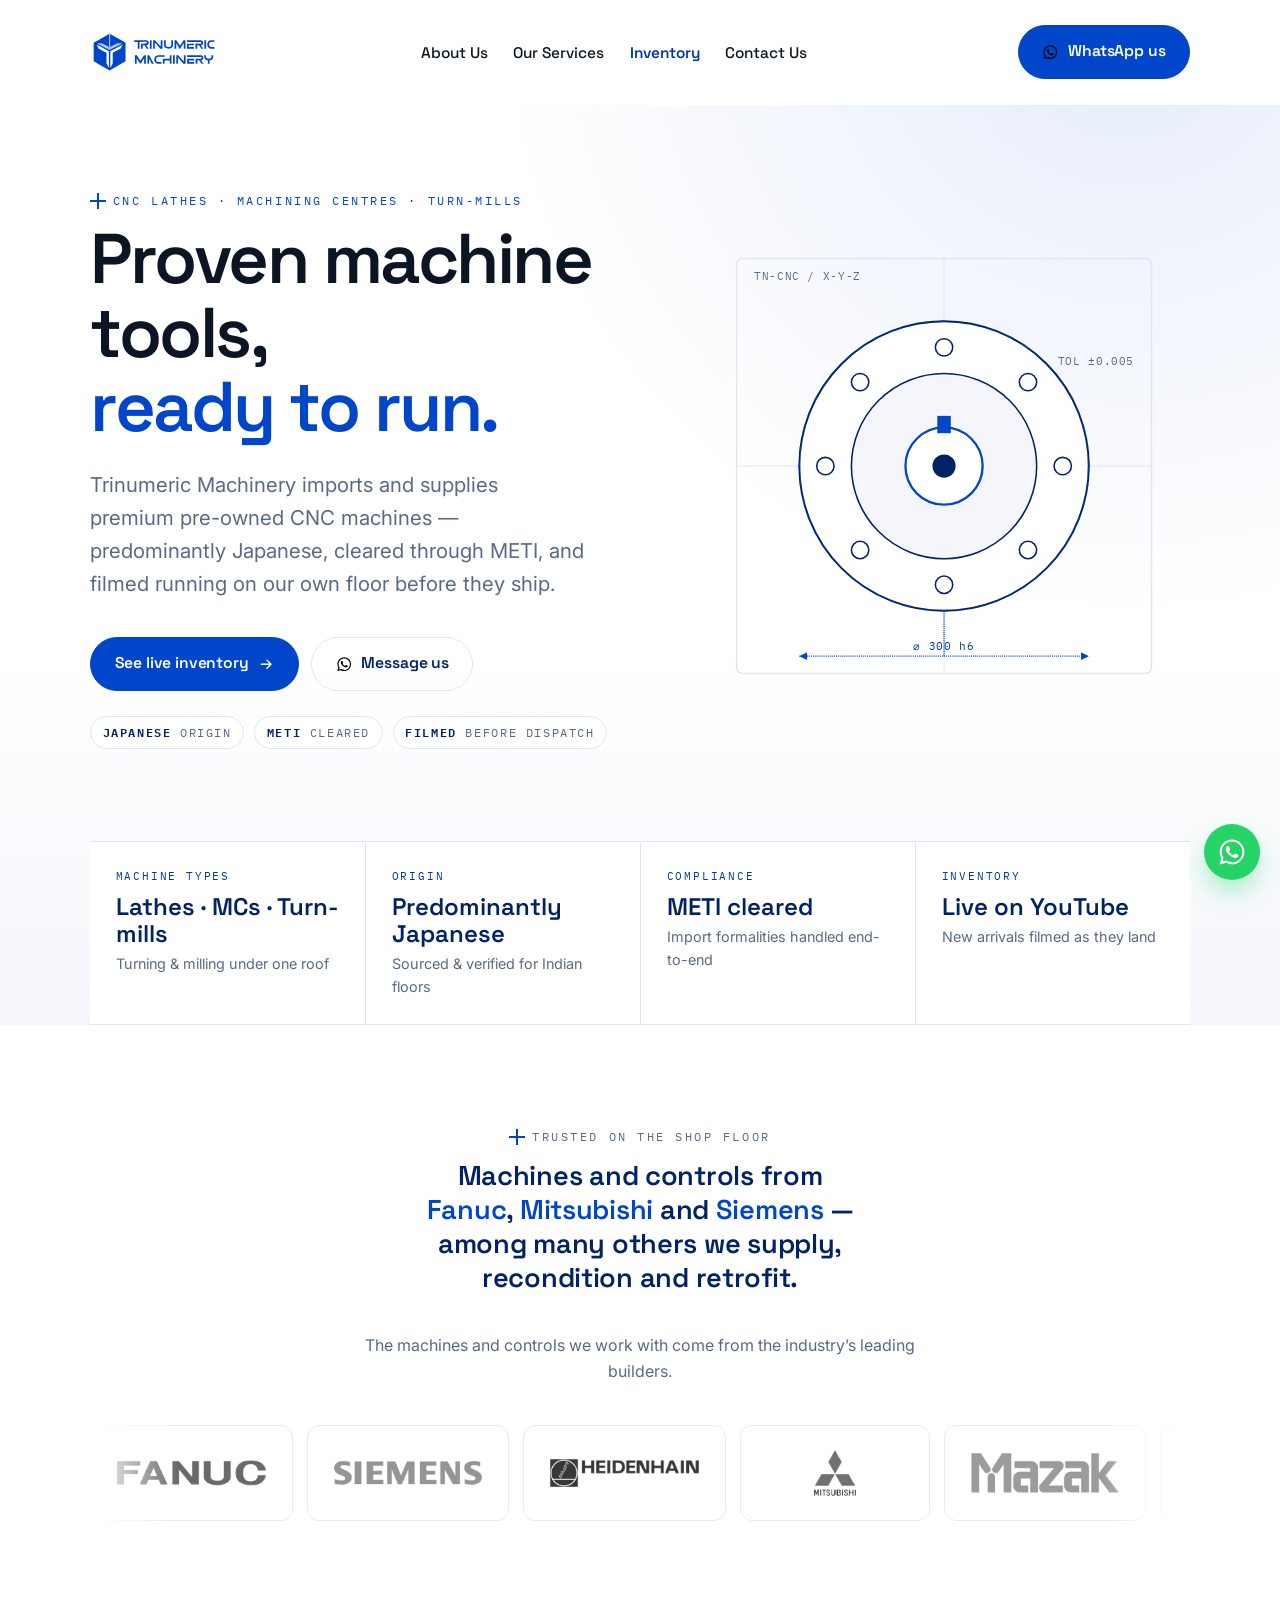
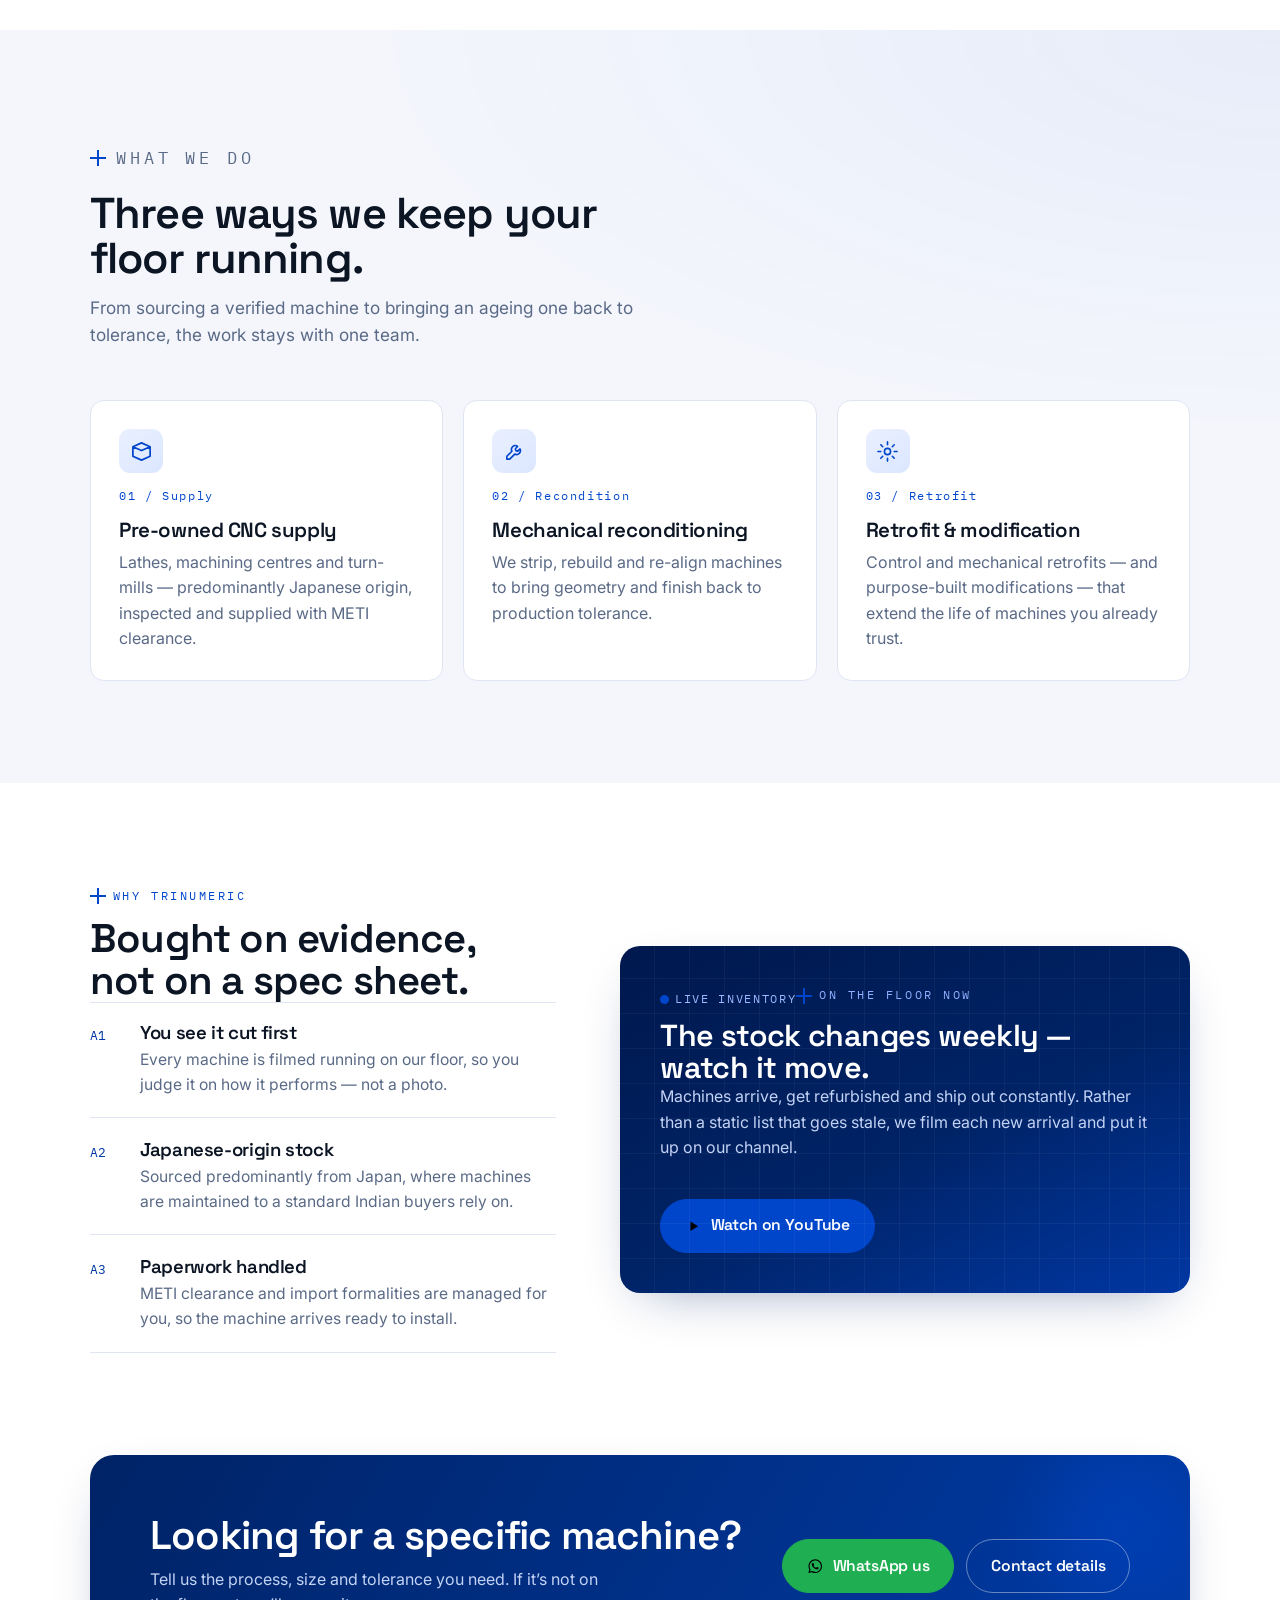
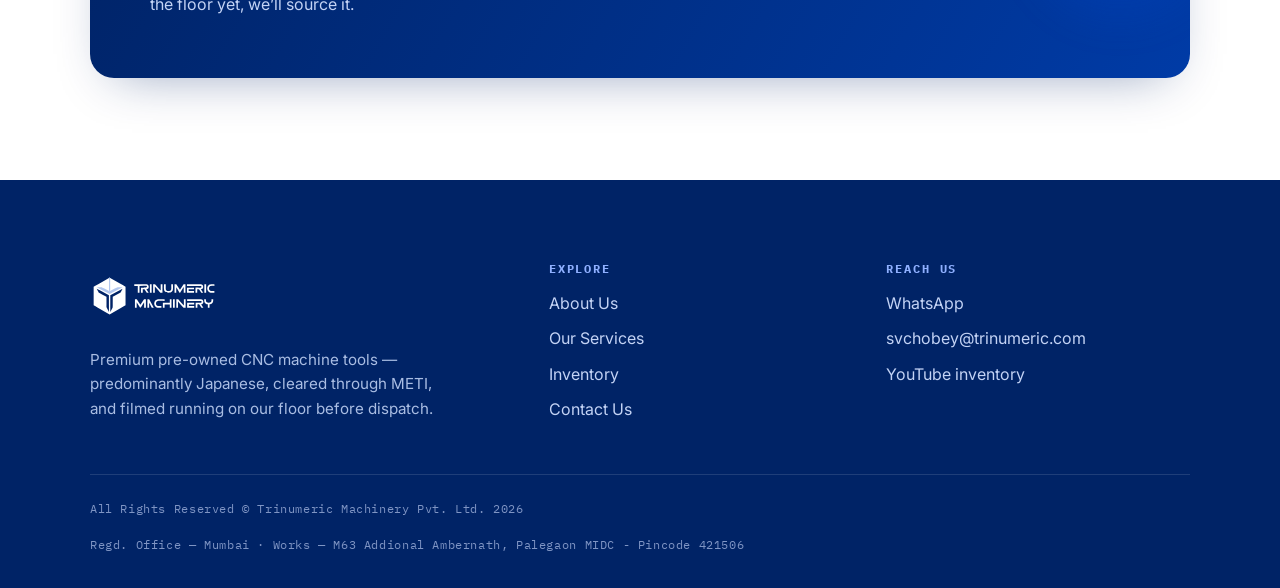
<file: index.html>
<!DOCTYPE html><html lang="en"><head><meta charset="utf-8"><meta name="viewport" content="width=device-width,initial-scale=1"><title>Trinumeric Machinery — Premium Pre-Owned CNC Machines</title><meta name="description" content="Trinumeric Machinery imports and supplies premium pre-owned CNC lathes, machining centres and turn-mills, predominantly Japanese and METI-cleared."><link rel="preconnect" href="https://fonts.googleapis.com"><link rel="preconnect" href="https://fonts.gstatic.com" crossorigin><link href="https://fonts.googleapis.com/css2?family=Space+Grotesk:wght@400;500;600;700&family=Inter:wght@400;500;600&family=IBM+Plex+Mono:wght@400;500&display=swap" rel="stylesheet"><link rel="icon" type="image/png" href="images/favicon-96x96.png" sizes="96x96"><link rel="icon" type="image/svg+xml" href="images/favicon.svg"><link rel="shortcut icon" href="images/favicon.ico"><link rel="apple-touch-icon" sizes="180x180" href="images/apple-touch-icon.png"><meta name="apple-mobile-web-app-title" content="Trinumeric"><link rel="manifest" href="site.webmanifest"><meta name="theme-color" content="#002366"><style>
:root{
  --navy:#002366; --blue:#0046CB; --blue-2:#2a6bff;
  --orange:#0046CB; --orange-ink:#0037a3;
  --ink:#0c1524; --steel:#5a6a86; --line:#dfe5f2;
  --paper:#f4f6fc; --paper-2:#eef2fb; --white:#ffffff;
  --shadow:0 18px 50px -24px rgba(0,35,102,.45);
  --shadow-sm:0 8px 24px -14px rgba(0,35,102,.4);
  --r:14px; --maxw:1180px;
  --mono:"IBM Plex Mono",ui-monospace,SFMono-Regular,Menlo,monospace;
  --disp:"Space Grotesk",system-ui,sans-serif;
  --body:"Inter",system-ui,-apple-system,Segoe UI,Roboto,sans-serif;
}
*{box-sizing:border-box}
html{scroll-behavior:smooth}
body{
  margin:0;font-family:var(--body);color:var(--ink);background:var(--white);
  line-height:1.6;-webkit-font-smoothing:antialiased;overflow-x:hidden;
}
a{color:var(--blue);text-decoration:none}
img{max-width:100%;display:block}
h1,h2,h3{font-family:var(--disp);font-weight:600;letter-spacing:-.02em;line-height:1.05;margin:0}
p{margin:0 0 1em}
.wrap{max-width:var(--maxw);margin:0 auto;padding:0 clamp(18px,4vw,40px)}
.section{padding:clamp(56px,8vw,104px) 0}
.section--paper{background:
   radial-gradient(120% 90% at 100% 0,rgba(0,70,203,.05),transparent 60%),var(--paper)}

/* ---- readout eyebrow ---- */
.eyebrow{
  font-family:var(--mono);font-size:.72rem;letter-spacing:.22em;text-transform:uppercase;
  color:var(--blue);display:inline-flex;align-items:center;gap:.6em;margin:0 0 1.1em
}
.eyebrow::before{
  content:"";width:16px;height:16px;flex:none;
  background:
    linear-gradient(var(--orange),var(--orange)) center/100% 2px no-repeat,
    linear-gradient(var(--orange),var(--orange)) center/2px 100% no-repeat;
  transform:rotate(0deg)
}
.eyebrow.gap{color:var(--steel)}

/* ---- buttons ---- */
.btn{
  --bg:var(--navy);--fg:#fff;
  font-family:var(--disp);font-weight:600;font-size:.98rem;letter-spacing:-.01em;
  display:inline-flex;align-items:center;gap:.6em;padding:.85em 1.5em;border-radius:999px;
  background:var(--bg);color:var(--fg);border:1.5px solid var(--bg);cursor:pointer;
  transition:transform .18s ease,background .18s ease,border-color .18s,color .18s,box-shadow .18s;
}
.btn svg{width:1.05em;height:1.05em}
.btn:hover{transform:translateY(-2px);background:var(--blue);border-color:var(--blue);box-shadow:var(--shadow-sm)}
.btn--orange{--bg:var(--orange)}
.btn--orange:hover{background:var(--orange-ink);border-color:var(--orange-ink)}
.btn--ghost{background:transparent;color:var(--navy);border-color:var(--line)}
.btn--ghost:hover{background:transparent;color:var(--blue);border-color:var(--blue);box-shadow:none}
.btn--wa{--bg:#1faf52}
.btn--wa:hover{background:#178e42;border-color:#178e42}

/* ---- top nav ---- */
.nav{position:sticky;top:0;z-index:60;background:rgba(255,255,255,.82);
  backdrop-filter:saturate(1.4) blur(12px);border-bottom:1px solid transparent;transition:border-color .2s,box-shadow .2s}
.nav.scrolled{border-color:var(--line);box-shadow:0 6px 24px -20px rgba(0,35,102,.6)}
.nav-inner{display:flex;align-items:center;justify-content:space-between;height:104px}
.brand{display:flex;align-items:center;gap:.6em;color:var(--navy)}
.brand img{height:72px;width:auto}
.brand-fallback{font-family:var(--disp);font-weight:700;font-size:1.6rem;letter-spacing:-.03em;color:var(--navy);display:flex;align-items:center;gap:.55em}
.brand-fallback b{color:var(--blue)}
.brand-fallback .tick{width:15px;height:15px;border:2.5px solid var(--orange);border-radius:3px;display:inline-block;transform:rotate(45deg)}
.nav-links{display:flex;align-items:center;gap:clamp(14px,2vw,30px);list-style:none;margin:0;padding:0}
.nav-links a{font-family:var(--disp);font-weight:500;font-size:.96rem;color:var(--ink);padding:.3em 0;position:relative}
.nav-links a::after{content:"";position:absolute;left:0;right:100%;bottom:-2px;height:2px;background:var(--blue);transition:right .22s ease}
.nav-links a:hover::after,.nav-links a.active::after{right:0}
.nav-links a.active{color:var(--blue)}
.nav-links a.inv{color:var(--orange-ink);font-weight:600}
.nav-links a.inv::after{background:var(--orange)}
.nav-links a.inv.active{color:var(--orange-ink)}
.nav-cta{margin-left:8px}
.nav-toggle{display:none;background:none;border:0;cursor:pointer;padding:8px;color:var(--navy)}
.nav-toggle svg{width:26px;height:26px}

/* mobile menu */
.mmenu{position:fixed;inset:0;z-index:70;background:linear-gradient(160deg,#00184d,#002366 60%,#001a52);
  color:#fff;display:flex;flex-direction:column;padding:26px clamp(20px,6vw,42px);
  transform:translateY(-100%);transition:transform .38s cubic-bezier(.5,0,.2,1);visibility:hidden}
.mmenu.open{transform:none;visibility:visible}
.mmenu-top{display:flex;justify-content:space-between;align-items:center}
.mmenu-close{background:none;border:0;color:#fff;cursor:pointer;padding:8px}
.mmenu-close svg{width:28px;height:28px}
.mmenu nav{display:flex;flex-direction:column;gap:6px;margin-top:8vh}
.mmenu nav a{font-family:var(--disp);font-weight:600;font-size:clamp(1.8rem,7vw,2.6rem);color:#fff;
  padding:.25em 0;border-bottom:1px solid rgba(255,255,255,.12);letter-spacing:-.02em}
.mmenu nav a.inv{color:#7fa6ff}
.mmenu-foot{margin-top:auto;font-family:var(--mono);font-size:.8rem;color:#9db0d8;letter-spacing:.04em}
.mmenu-foot a{color:#cfe0ff}

/* ---- hero ---- */
.hero{position:relative;background:
   radial-gradient(90% 120% at 88% -10%,rgba(0,70,203,.10),transparent 55%),
   linear-gradient(180deg,#fff, #fff 60%, var(--paper));overflow:hidden}
.hero-grid{display:grid;grid-template-columns:1.05fr .95fr;gap:clamp(28px,5vw,64px);
  align-items:center;padding:clamp(46px,7vw,86px) 0 clamp(52px,8vw,92px)}
.hero h1{font-size:clamp(2.5rem,6.2vw,4.4rem);letter-spacing:-.035em}
.hero h1 .hl{color:var(--blue);position:relative;white-space:nowrap}
.hero .lead{font-size:clamp(1.06rem,1.7vw,1.28rem);color:var(--steel);max-width:38ch;margin:1.2em 0 1.8em}
.hero-cta{display:flex;flex-wrap:wrap;gap:12px}
.hero-tags{margin-top:2.2em;display:flex;flex-wrap:wrap;gap:10px;font-family:var(--mono);
  font-size:.72rem;letter-spacing:.14em;text-transform:uppercase;color:var(--steel)}
.hero-tags span{border:1px solid var(--line);border-radius:999px;padding:.5em 1em;background:#fff}
.hero-tags b{color:var(--navy);font-weight:600}

/* engineered figure (signature) */
.figure{position:relative;aspect-ratio:1/1;max-width:520px;margin-inline:auto;width:100%}
.figure svg{width:100%;height:100%;overflow:visible}
.spin{transform-origin:255px 255px;animation:spin 26s linear infinite}
@keyframes spin{to{transform:rotate(360deg)}}
.draw{stroke-dasharray:1;stroke-dashoffset:1;animation:draw 1.3s ease forwards}
.draw.d2{animation-delay:.18s}.draw.d3{animation-delay:.34s}.draw.d4{animation-delay:.5s}
@keyframes draw{to{stroke-dashoffset:0}}
.callout{font-family:var(--mono);font-size:11px;fill:var(--steel);letter-spacing:.06em}
.callout--o{fill:var(--orange-ink)}
.fade-up{opacity:0;transform:translateY(14px);animation:fadeUp .7s ease forwards}
@keyframes fadeUp{to{opacity:1;transform:none}}

/* ---- spec strip ---- */
.specstrip{display:grid;grid-template-columns:repeat(4,1fr);border-top:1px solid var(--line);
  border-bottom:1px solid var(--line);background:#fff}
.spec{padding:26px clamp(14px,2vw,30px);border-left:1px solid var(--line)}
.spec:first-child{border-left:0}
.spec .k{font-family:var(--mono);font-size:.7rem;letter-spacing:.16em;text-transform:uppercase;color:var(--orange-ink)}
.spec .v{font-family:var(--disp);font-weight:600;font-size:clamp(1.15rem,2vw,1.5rem);color:var(--navy);margin-top:.35em;line-height:1.1}
.spec .n{color:var(--steel);font-size:.9rem;margin-top:.3em}

/* ---- section head ---- */
.shead{max-width:60ch;margin-bottom:clamp(30px,4vw,52px)}
.shead h2{font-size:clamp(1.8rem,3.6vw,2.7rem)}
.shead p{color:var(--steel);font-size:1.08rem;margin-top:.7em}
.shead--wide{max-width:72ch}

/* ---- cards (what we do) ---- */
.cards{display:grid;grid-template-columns:repeat(3,1fr);gap:20px}
.card{background:#fff;border:1px solid var(--line);border-radius:var(--r);padding:28px;position:relative;
  transition:transform .2s ease,box-shadow .2s ease,border-color .2s}
.card:hover{transform:translateY(-4px);box-shadow:var(--shadow);border-color:#cdd8ef}
.card .idx{font-family:var(--mono);font-size:.72rem;letter-spacing:.14em;color:var(--blue)}
.card h3{font-size:1.28rem;margin:.7em 0 .4em}
.card p{color:var(--steel);margin:0}
.card .ic{width:44px;height:44px;border-radius:11px;display:grid;place-items:center;
  background:linear-gradient(140deg,#eaf0ff,#dbe6ff);color:var(--blue);margin-bottom:14px}
.card .ic svg{width:23px;height:23px}

/* ---- why (split) ---- */
.split{display:grid;grid-template-columns:.9fr 1.1fr;gap:clamp(30px,5vw,68px);align-items:center}
.why{list-style:none;margin:0;padding:0;display:grid;gap:2px}
.why li{display:flex;gap:16px;padding:20px 0;border-bottom:1px solid var(--line)}
.why li:first-child{border-top:1px solid var(--line)}
.why .no{font-family:var(--mono);font-size:.8rem;color:var(--orange-ink);padding-top:3px;min-width:34px}
.why h3{font-size:1.16rem;margin-bottom:.25em}
.why p{color:var(--steel);margin:0;font-size:.98rem}
.panel{background:linear-gradient(155deg,#00184d,#002366 55%,#0037a3);color:#fff;border-radius:20px;
  padding:clamp(26px,4vw,40px);box-shadow:var(--shadow);position:relative;overflow:hidden}
.panel::after{content:"";position:absolute;inset:0;background:
  repeating-linear-gradient(0deg,transparent 0 34px,rgba(255,255,255,.045) 34px 35px),
  repeating-linear-gradient(90deg,transparent 0 34px,rgba(255,255,255,.045) 34px 35px);pointer-events:none}
.panel .eyebrow{color:#8fb0ff}
.panel h3{color:#fff;font-size:clamp(1.4rem,2.6vw,1.9rem);position:relative}
.panel p{color:#c3d3f5;position:relative}
.panel .live{display:inline-flex;align-items:center;gap:.5em;font-family:var(--mono);font-size:.74rem;
  letter-spacing:.14em;text-transform:uppercase;color:#9db8ff;margin-bottom:1em;position:relative}
.panel .dot{width:9px;height:9px;border-radius:50%;background:var(--orange);box-shadow:0 0 0 0 rgba(0,70,203,.6);animation:pulse 2s infinite}
@keyframes pulse{70%{box-shadow:0 0 0 10px rgba(0,70,203,0)}100%{box-shadow:0 0 0 0 rgba(0,70,203,0)}}

/* ---- clients ---- */
.clients{text-align:center}
.clients .named{font-family:var(--disp);font-weight:600;color:var(--navy);font-size:clamp(1.2rem,2.4vw,1.7rem);
  letter-spacing:-.01em;margin:0 auto 1.4em;max-width:24ch;line-height:1.25}
.clients .named u{text-decoration:none;color:var(--blue)}
.logos{display:flex;flex-wrap:wrap;gap:14px;justify-content:center;align-items:center}
.logos .lg{height:70px;min-width:130px;display:grid;place-items:center;padding:0 22px;background:#fff;
  border:1px solid var(--line);border-radius:12px;filter:grayscale(1);opacity:.85;transition:.2s}
.logos .lg:hover{filter:none;opacity:1;border-color:#cdd8ef}
.logos .lg img{max-height:40px;width:auto}
.logos .lg .txt{font-family:var(--disp);font-weight:600;color:var(--steel);font-size:.95rem}

/* ---- CTA band ---- */
.ctaband{background:linear-gradient(120deg,var(--navy),#003ba6);color:#fff;border-radius:24px;
  padding:clamp(34px,5vw,60px);display:grid;grid-template-columns:1.4fr auto;gap:28px;align-items:center;
  box-shadow:var(--shadow);position:relative;overflow:hidden}
.ctaband::before{content:"";position:absolute;right:-60px;top:-60px;width:260px;height:260px;border-radius:50%;
  background:radial-gradient(circle,rgba(0,70,203,.5),transparent 65%);filter:blur(10px)}
.ctaband h2{font-size:clamp(1.7rem,3.2vw,2.5rem);color:#fff;position:relative}
.ctaband p{color:#c3d3f5;margin:.6em 0 0;position:relative;max-width:46ch}
.ctaband .btns{display:flex;gap:12px;flex-wrap:wrap;position:relative}

/* ---- auto-scroll logo marquee ---- */
.marquee{position:relative;overflow:hidden;padding:6px 0;
  -webkit-mask-image:linear-gradient(90deg,transparent,#000 8%,#000 92%,transparent);
          mask-image:linear-gradient(90deg,transparent,#000 8%,#000 92%,transparent)}
.marquee-track{display:flex;width:max-content;gap:14px;animation:marq 34s linear infinite}
.marquee:hover .marquee-track{animation-play-state:paused}
@keyframes marq{from{transform:translateX(0)}to{transform:translateX(-50%)}}
.marquee-track.rev{animation:marqrev 38s linear infinite}
@keyframes marqrev{from{transform:translateX(-50%)}to{transform:translateX(0)}}
.marquee .lg .wordmark{font-family:var(--disp);font-weight:600;font-size:1.02rem;color:var(--navy);
  letter-spacing:-.01em;text-align:center;line-height:1.2;white-space:nowrap}
.marquee .lg{height:96px;min-width:190px;display:grid;place-items:center;padding:0 26px;background:#fff;
  border:1px solid var(--line);border-radius:12px;filter:grayscale(1);opacity:.78;transition:.25s;flex:none}
.marquee .lg:hover{filter:none;opacity:1;border-color:#cdd8ef;box-shadow:var(--shadow-sm)}
.marquee .lg img{max-height:46px;max-width:150px;width:auto;object-fit:contain}

/* ---- video carousel ---- */
.vcar{position:relative;margin-top:8px}
.vtrack{display:flex;gap:20px;overflow-x:auto;scroll-snap-type:x mandatory;padding:6px 2px 18px;
  scrollbar-width:thin;scroll-behavior:smooth}
.vtrack::-webkit-scrollbar{height:6px}
.vtrack::-webkit-scrollbar-thumb{background:#c9d5ef;border-radius:99px}
.vcard{flex:0 0 clamp(260px,30vw,340px);scroll-snap-align:start;background:#fff;border:1px solid var(--line);
  border-radius:16px;overflow:hidden;transition:transform .2s,box-shadow .2s,border-color .2s;display:block;color:inherit}
.vcard:hover{transform:translateY(-4px);box-shadow:var(--shadow);border-color:#cdd8ef}
.vthumb{position:relative;aspect-ratio:16/9;background:#0b1a3a;overflow:hidden}
.vcard.short .vthumb{aspect-ratio:9/13}
.vthumb img{width:100%;height:100%;object-fit:cover}
.vthumb .pl{position:absolute;inset:0;display:grid;place-items:center;background:rgba(0,20,60,.18);transition:.2s}
.vcard:hover .vthumb .pl{background:rgba(0,20,60,.32)}
.vthumb .pl span{width:56px;height:56px;border-radius:50%;background:var(--blue);display:grid;place-items:center;
  box-shadow:0 10px 30px -10px rgba(0,70,203,.8)}
.vthumb .pl svg{width:22px;height:22px;fill:#fff;margin-left:3px}
.vmeta{padding:16px 18px 20px}
.vmeta .cat{font-family:var(--mono);font-size:.66rem;letter-spacing:.14em;text-transform:uppercase;color:var(--blue)}
.vmeta h3{font-size:1.05rem;margin:.45em 0 0;line-height:1.2}
.vnav{display:flex;gap:10px;justify-content:flex-end;margin-top:4px}
.vnav button{width:42px;height:42px;border-radius:50%;border:1px solid var(--line);background:#fff;cursor:pointer;
  display:grid;place-items:center;color:var(--navy);transition:.2s}
.vnav button:hover{border-color:var(--blue);color:var(--blue);box-shadow:var(--shadow-sm)}
.vnav svg{width:19px;height:19px}

/* ---- about page media ---- */
.amedia{border-radius:16px;overflow:hidden;border:1px solid var(--line);background:var(--paper-2);position:relative}
.amedia img{width:100%;height:100%;object-fit:cover;display:block}
.amedia .ph-fb{aspect-ratio:4/3;display:flex;flex-direction:column;justify-content:space-between;padding:16px;
  background:repeating-linear-gradient(45deg,#eef2fb 0 12px,#e7edf9 12px 24px)}
.amedia .ph-fb .tag{font-family:var(--mono);font-size:.66rem;letter-spacing:.14em;text-transform:uppercase;color:var(--blue)}
.acap{color:var(--steel);font-size:.9rem;margin:.7em 0 0;text-align:center}
.agrid2x2{display:grid;grid-template-columns:repeat(2,1fr);gap:clamp(18px,2.5vw,26px)}
@media(max-width:640px){.agrid2x2{grid-template-columns:1fr}}
.agrid3{display:grid;grid-template-columns:repeat(3,1fr);gap:20px}
.agrid2{display:grid;grid-template-columns:repeat(2,1fr);gap:20px}
@media(max-width:900px){.agrid3,.agrid2{grid-template-columns:1fr 1fr}}
@media(max-width:640px){.agrid3,.agrid2{grid-template-columns:1fr}}

/* ---- generic prose page ---- */
.pagehead{background:
  radial-gradient(90% 130% at 92% -20%,rgba(0,70,203,.10),transparent 55%),var(--white);
  border-bottom:1px solid var(--line)}
.pagehead .wrap{padding-top:clamp(40px,6vw,74px);padding-bottom:clamp(36px,5vw,60px)}
.pagehead h1{font-size:clamp(2.2rem,5vw,3.5rem);letter-spacing:-.035em}
.pagehead p{color:var(--steel);font-size:1.12rem;max-width:56ch;margin-top:.8em}
.prose{max-width:64ch;font-size:1.08rem;color:#243146}
.prose h2{font-size:clamp(1.5rem,3vw,2rem);margin:1.6em 0 .5em;color:var(--navy)}
.prose h2:first-child{margin-top:0}
.prose .hl{color:var(--blue);font-weight:600}
.prose ul{padding-left:0;list-style:none;margin:1em 0}
.prose ul li{position:relative;padding:.35em 0 .35em 1.9em;border-bottom:1px dashed var(--line)}
.prose ul li::before{content:"";position:absolute;left:0;top:.95em;width:12px;height:12px;
  border:2px solid var(--orange);border-radius:3px;transform:rotate(45deg)}

/* ---- customer chips ---- */
.chips{display:flex;flex-wrap:wrap;gap:10px;margin:1.4em 0}
.chip{font-family:var(--disp);font-weight:500;font-size:.98rem;color:var(--navy);background:var(--paper-2);
  border:1px solid var(--line);border-radius:999px;padding:.5em 1.1em}

/* ---- services ---- */
.svc{display:grid;grid-template-columns:repeat(3,1fr);gap:20px}
.svc .card h3{font-size:1.22rem}
.projects{display:grid;grid-template-columns:repeat(3,1fr);gap:22px}
.project{border:1px solid var(--line);border-radius:16px;overflow:hidden;background:#fff;
  transition:transform .2s,box-shadow .2s,border-color .2s;display:flex;flex-direction:column}
.project:hover{transform:translateY(-4px);box-shadow:var(--shadow);border-color:#cdd8ef}
.project .ph{aspect-ratio:4/3;background:var(--paper-2);position:relative;overflow:hidden}
.project .ph img{width:100%;height:100%;object-fit:cover}
.project .ph .fb{position:absolute;inset:0;display:flex;flex-direction:column;justify-content:space-between;
  padding:16px;background:
   repeating-linear-gradient(45deg,#eef2fb 0 12px,#e7edf9 12px 24px)}
.project .ph .fb .tag{font-family:var(--mono);font-size:.66rem;letter-spacing:.14em;text-transform:uppercase;color:var(--blue)}
.project .ph .fb .mk{align-self:flex-end;color:#9fb0d3}
.project .ph .fb .mk svg{width:40px;height:40px}
.project .meta{padding:18px 20px 22px;display:flex;flex-direction:column;gap:.4em;flex:1}
.project .cat{font-family:var(--mono);font-size:.68rem;letter-spacing:.14em;text-transform:uppercase;color:var(--orange-ink)}
.project h3{font-size:1.12rem;line-height:1.15}
.project p{color:var(--steel);font-size:.94rem;margin:0}
.project .soon{margin-top:auto;font-family:var(--mono);font-size:.68rem;letter-spacing:.1em;color:var(--steel);
  text-transform:uppercase;padding-top:.6em}

/* ---- inventory ---- */
.invhero{display:grid;grid-template-columns:1.1fr .9fr;gap:clamp(30px,5vw,60px);align-items:center}
.invlist{list-style:none;margin:1.4em 0 2em;padding:0;display:grid;gap:2px}
.invlist li{display:flex;gap:14px;align-items:flex-start;padding:14px 0;border-bottom:1px solid var(--line);
  font-size:1.05rem;color:#243146}
.invlist li:first-child{border-top:1px solid var(--line)}
.invlist .x{font-family:var(--mono);color:var(--blue);font-size:.82rem;padding-top:3px}
.ytcard{background:linear-gradient(155deg,#00184d,#002366);border-radius:20px;padding:clamp(26px,4vw,40px);
  color:#fff;box-shadow:var(--shadow);position:relative;overflow:hidden}
.ytcard::after{content:"";position:absolute;inset:0;background:
  repeating-linear-gradient(90deg,transparent 0 30px,rgba(255,255,255,.05) 30px 31px);pointer-events:none}
.ytcard .live{display:inline-flex;align-items:center;gap:.5em;font-family:var(--mono);font-size:.74rem;
  letter-spacing:.14em;text-transform:uppercase;color:#9db8ff;margin-bottom:1em;position:relative}
.ytcard h3{color:#fff;font-size:clamp(1.3rem,2.6vw,1.8rem);position:relative}
.ytcard p{color:#c3d3f5;position:relative}
.ytplay{width:64px;height:64px;border-radius:50%;background:var(--orange);display:grid;place-items:center;
  margin-bottom:18px;position:relative;box-shadow:0 10px 30px -10px rgba(0,70,203,.7)}
.ytplay svg{width:26px;height:26px;fill:#fff;margin-left:3px}

/* ---- contact ---- */
.contact-grid{display:grid;grid-template-columns:repeat(2,1fr);gap:22px}
.office{background:#fff;border:1px solid var(--line);border-radius:16px;padding:28px;position:relative;overflow:hidden}
.office .tag{font-family:var(--mono);font-size:.7rem;letter-spacing:.16em;text-transform:uppercase;color:var(--orange-ink)}
.office h3{font-size:1.3rem;margin:.5em 0 .4em;color:var(--navy)}
.office address{font-style:normal;color:var(--steel);line-height:1.6}
.reach{display:grid;grid-template-columns:repeat(3,1fr);gap:18px;margin-top:26px}
.reach a{display:flex;gap:14px;align-items:center;background:#fff;border:1px solid var(--line);border-radius:14px;
  padding:18px 20px;color:var(--navy);transition:.2s}
.reach a:hover{border-color:var(--blue);transform:translateY(-3px);box-shadow:var(--shadow-sm)}
.reach .ic{width:42px;height:42px;border-radius:11px;display:grid;place-items:center;background:var(--paper-2);color:var(--blue);flex:none}
.reach .ic svg{width:21px;height:21px}
.reach .k{font-family:var(--mono);font-size:.66rem;letter-spacing:.14em;text-transform:uppercase;color:var(--steel)}
.reach .v{font-family:var(--disp);font-weight:600;font-size:.98rem;word-break:break-word}

/* ---- footer ---- */
.foot{background:var(--navy);color:#c3d3f5;padding:clamp(48px,7vw,80px) 0 34px;position:relative}
.foot-grid{display:grid;grid-template-columns:1.4fr 1fr 1fr;gap:34px;padding-bottom:38px;border-bottom:1px solid rgba(255,255,255,.12)}
.foot .brand-fallback{color:#fff}.foot .brand-fallback b{color:#7fa6ff}
.foot h4{font-family:var(--mono);font-size:.72rem;letter-spacing:.16em;text-transform:uppercase;color:#8fb0ff;margin:0 0 1.1em}
.foot p{color:#a9bde3;font-size:.95rem;max-width:36ch}
.foot ul{list-style:none;margin:0;padding:0;display:grid;gap:.6em}
.foot ul a{color:#c3d3f5}.foot ul a:hover{color:#fff}
.foot-bottom{display:flex;justify-content:space-between;align-items:center;gap:16px;flex-wrap:wrap;padding-top:24px;
  font-family:var(--mono);font-size:.76rem;letter-spacing:.05em;color:#7f95c4}

/* ---- floats ---- */
.wa-float{position:fixed;right:20px;bottom:20px;z-index:55;width:56px;height:56px;border-radius:50%;
  background:#25d366;display:grid;place-items:center;box-shadow:0 12px 30px -8px rgba(37,211,102,.7);
  transition:transform .2s}
.wa-float:hover{transform:scale(1.08)}
.wa-float svg{width:30px;height:30px;fill:#fff}
.totop{position:fixed;right:20px;bottom:86px;z-index:55;width:46px;height:46px;border-radius:12px;
  background:var(--white);border:1px solid var(--line);display:grid;place-items:center;cursor:pointer;
  box-shadow:var(--shadow-sm);opacity:0;pointer-events:none;transform:translateY(8px);transition:.25s}
.totop.show{opacity:1;pointer-events:auto;transform:none}
.totop svg{width:20px;height:20px;stroke:var(--navy)}

/* ---- responsive ---- */
@media(max-width:900px){
  .hero-grid,.split,.invhero{grid-template-columns:1fr}
  .figure{order:-1;max-width:400px}
  .cards,.svc,.projects{grid-template-columns:repeat(2,1fr)}
  .specstrip{grid-template-columns:repeat(2,1fr)}
  .spec:nth-child(3){border-left:0}
  .spec:nth-child(-n+2){border-bottom:1px solid var(--line)}
  .ctaband,.contact-grid,.reach{grid-template-columns:1fr}
  .foot-grid{grid-template-columns:1fr 1fr}
}
@media(max-width:640px){
  .nav-links{display:none}.nav-cta{display:none}.nav-toggle{display:inline-flex}
  .cards,.svc,.projects{grid-template-columns:1fr}
  .foot-grid{grid-template-columns:1fr}
  .specstrip{grid-template-columns:1fr}
  .spec{border-left:0;border-bottom:1px solid var(--line)}
}
:focus-visible{outline:3px solid var(--blue-2);outline-offset:2px;border-radius:4px}
@media(prefers-reduced-motion:reduce){
  *{animation:none!important;transition:none!important;scroll-behavior:auto}
  .draw{stroke-dashoffset:0}.fade-up,.hero-grid *{opacity:1;transform:none}
}
</style></head><body><header class="nav" id="nav"><div class="wrap"><div class="nav-inner"><a class="brand" href="index.html" aria-label="Trinumeric Machinery — home"><img src="images/Blogo.svg" alt="Trinumeric Machinery" onerror="this.style.display='none';this.nextElementSibling.style.display='flex';"><span class="brand-fallback" style="display:none"><i class="tick"></i>TRI<b>NUMERIC</b></span></a><ul class="nav-links"><li><a href="about.html">About Us</a></li><li><a href="services.html">Our Services</a></li><li><a href="inventory.html" class="inv">Inventory</a></li><li><a href="contactus.html">Contact Us</a></li></ul><a class="btn btn--orange nav-cta" href="https://wa.link/kkmf4v" target="_blank" rel="noopener"><svg viewBox="0 0 24 24" aria-hidden="true"><path d="M19.05 4.91A9.82 9.82 0 0012.04 2C6.58 2 2.13 6.45 2.13 11.91c0 1.75.46 3.45 1.32 4.95L2 22l5.25-1.38a9.9 9.9 0 004.78 1.22h.01c5.46 0 9.9-4.45 9.9-9.91 0-2.65-1.03-5.14-2.9-7.02zM12.04 20.15c-1.48 0-2.93-.4-4.2-1.15l-.3-.18-3.12.82.83-3.04-.2-.31a8.2 8.2 0 01-1.26-4.38c0-4.54 3.7-8.24 8.25-8.24 2.2 0 4.27.86 5.82 2.42a8.18 8.18 0 012.41 5.83c0 4.54-3.7 8.4-8.06 8.4zm4.52-6.16c-.25-.12-1.47-.72-1.69-.81-.23-.08-.39-.12-.56.12-.16.25-.64.81-.79.98-.14.16-.29.18-.54.06-.25-.12-1.05-.39-1.99-1.23-.74-.66-1.23-1.47-1.38-1.72-.14-.25-.02-.38.11-.51.11-.11.25-.29.37-.43.13-.15.17-.25.25-.42.08-.16.04-.31-.02-.43-.06-.12-.56-1.34-.76-1.84-.2-.48-.4-.42-.56-.42l-.48-.01c-.16 0-.43.06-.66.31-.22.25-.86.85-.86 2.07 0 1.22.89 2.4 1.01 2.56.12.16 1.75 2.67 4.25 3.74.59.26 1.05.41 1.41.52.59.19 1.13.16 1.56.1.48-.07 1.47-.6 1.68-1.18.21-.58.21-1.07.14-1.18-.06-.11-.22-.17-.47-.29z"/></svg>WhatsApp us</a><button class="nav-toggle" aria-label="Open menu" type="button"><svg viewBox="0 0 24 24" aria-hidden="true"><path d="M3 6h18M3 12h18M3 18h18" fill="none" stroke="currentColor" stroke-width="2" stroke-linecap="round"/></svg></button></div></div></header><div class="mmenu" id="mmenu"><div class="mmenu-top"><a class="brand" href="index.html" aria-label="Trinumeric Machinery — home"><img src="images/logo_d.svg" alt="Trinumeric Machinery" onerror="this.style.display='none';this.nextElementSibling.style.display='flex';"><span class="brand-fallback" style="display:none"><i class="tick"></i>TRI<b>NUMERIC</b></span></a><button class="mmenu-close" aria-label="Close menu" type="button"><svg viewBox="0 0 24 24" aria-hidden="true"><path d="M6 6l12 12M18 6L6 18" fill="none" stroke="currentColor" stroke-width="2" stroke-linecap="round"/></svg></button></div><nav><a href="about.html">About Us</a><a href="services.html">Our Services</a><a href="inventory.html" class="inv">Inventory</a><a href="contactus.html">Contact Us</a></nav><div class="mmenu-foot">TRINUMERIC MACHINERY PVT. LTD.<br><a href="https://wa.link/kkmf4v" target="_blank" rel="noopener">WhatsApp</a> · <a href="mailto:svchobey@trinumeric.com">svchobey@trinumeric.com</a></div></div><section class="hero"><div class="wrap"><div class="hero-grid"><div><p class="eyebrow fade-up">CNC Lathes · Machining Centres · Turn-Mills</p><h1 class="fade-up" style="animation-delay:.05s">Proven machine tools,<br><span class="hl">ready to run.</span></h1><p class="lead fade-up" style="animation-delay:.12s">Trinumeric Machinery imports and supplies premium pre-owned CNC machines &mdash; predominantly Japanese, cleared through METI, and filmed running on our own floor before they ship.</p><div class="hero-cta fade-up" style="animation-delay:.18s"><a class="btn btn--orange" href="inventory.html">See live inventory <svg viewBox="0 0 24 24" aria-hidden="true"><path d="M5 12h14M13 6l6 6-6 6" fill="none" stroke="currentColor" stroke-width="2" stroke-linecap="round" stroke-linejoin="round"/></svg></a><a class="btn btn--ghost" href="https://wa.link/kkmf4v" target="_blank" rel="noopener"><svg viewBox="0 0 24 24" aria-hidden="true"><path d="M19.05 4.91A9.82 9.82 0 0012.04 2C6.58 2 2.13 6.45 2.13 11.91c0 1.75.46 3.45 1.32 4.95L2 22l5.25-1.38a9.9 9.9 0 004.78 1.22h.01c5.46 0 9.9-4.45 9.9-9.91 0-2.65-1.03-5.14-2.9-7.02zM12.04 20.15c-1.48 0-2.93-.4-4.2-1.15l-.3-.18-3.12.82.83-3.04-.2-.31a8.2 8.2 0 01-1.26-4.38c0-4.54 3.7-8.24 8.25-8.24 2.2 0 4.27.86 5.82 2.42a8.18 8.18 0 012.41 5.83c0 4.54-3.7 8.4-8.06 8.4zm4.52-6.16c-.25-.12-1.47-.72-1.69-.81-.23-.08-.39-.12-.56.12-.16.25-.64.81-.79.98-.14.16-.29.18-.54.06-.25-.12-1.05-.39-1.99-1.23-.74-.66-1.23-1.47-1.38-1.72-.14-.25-.02-.38.11-.51.11-.11.25-.29.37-.43.13-.15.17-.25.25-.42.08-.16.04-.31-.02-.43-.06-.12-.56-1.34-.76-1.84-.2-.48-.4-.42-.56-.42l-.48-.01c-.16 0-.43.06-.66.31-.22.25-.86.85-.86 2.07 0 1.22.89 2.4 1.01 2.56.12.16 1.75 2.67 4.25 3.74.59.26 1.05.41 1.41.52.59.19 1.13.16 1.56.1.48-.07 1.47-.6 1.68-1.18.21-.58.21-1.07.14-1.18-.06-.11-.22-.17-.47-.29z"/></svg>Message us</a></div><div class="hero-tags fade-up" style="animation-delay:.24s"><span><b>Japanese</b>&nbsp;origin</span><span><b>METI</b>&nbsp;cleared</span><span><b>Filmed</b>&nbsp;before dispatch</span></div></div>
<div class="figure" aria-hidden="true">
<svg viewBox="0 0 510 510" xmlns="http://www.w3.org/2000/svg">
  <!-- outer coordinate frame -->
  <rect x="40" y="40" width="430" height="430" rx="6" fill="none" stroke="var(--line)" stroke-width="1.5" class="draw" pathLength="1"/>
  <!-- crosshair grid ticks -->
  <g stroke="var(--line)" stroke-width="1">
    <line x1="40" y1="255" x2="470" y2="255"/><line x1="255" y1="40" x2="255" y2="470"/>
  </g>
  <!-- rotating machined flange -->
  <g class="spin">
    <circle cx="255" cy="255" r="150" fill="#fff" stroke="var(--navy)" stroke-width="2" class="draw d2" pathLength="1"/>
    <circle cx="255" cy="255" r="150" fill="none" stroke="var(--blue)" stroke-width="2" stroke-dasharray="6 12" opacity=".5"/>
    <circle cx="255" cy="255" r="96" fill="var(--paper)" stroke="var(--navy)" stroke-width="1.6" class="draw d3" pathLength="1"/>
    <circle cx="255" cy="255" r="40" fill="#fff" stroke="var(--blue)" stroke-width="2.4"/>
    <circle cx="255" cy="255" r="12" fill="var(--navy)"/>
    <!-- bolt holes -->
    <g fill="#fff" stroke="var(--navy)" stroke-width="1.6">
      <circle cx="255" cy="132" r="9"/><circle cx="255" cy="378" r="9"/>
      <circle cx="132" cy="255" r="9"/><circle cx="378" cy="255" r="9"/>
      <circle cx="342" cy="168" r="9"/><circle cx="168" cy="342" r="9"/>
      <circle cx="342" cy="342" r="9"/><circle cx="168" cy="168" r="9"/>
    </g>
    <!-- keyway -->
    <rect x="248" y="203" width="14" height="18" fill="var(--orange)"/>
  </g>
  <!-- dimension line + tolerance callout -->
  <g class="draw d4" pathLength="1">
    <line x1="255" y1="405" x2="255" y2="452" stroke="var(--orange)" stroke-width="1.4"/>
    <line x1="105" y1="452" x2="405" y2="452" stroke="var(--orange)" stroke-width="1.4"/>
    <path d="M105 452l8-4v8zM405 452l-8-4v8z" fill="var(--orange)"/>
  </g>
  <text x="255" y="446" text-anchor="middle" class="callout callout--o">&#8960; 300 h6</text>
  <text x="452" y="150" text-anchor="end" class="callout">TOL &#177;0.005</text>
  <text x="58" y="62" class="callout">TN-CNC / X-Y-Z</text>
</svg>
</div>
</div></div><div class="wrap"><div class="specstrip"><div class="spec"><div class="k">Machine types</div><div class="v">Lathes · MCs · Turn-mills</div><div class="n">Turning &amp; milling under one roof</div></div><div class="spec"><div class="k">Origin</div><div class="v">Predominantly Japanese</div><div class="n">Sourced &amp; verified for Indian floors</div></div><div class="spec"><div class="k">Compliance</div><div class="v">METI cleared</div><div class="n">Import formalities handled end-to-end</div></div><div class="spec"><div class="k">Inventory</div><div class="v">Live on YouTube</div><div class="n">New arrivals filmed as they land</div></div></div></div></section><section class="section"><div class="wrap clients"><p class="eyebrow gap" style="justify-content:center">Trusted on the shop floor</p><p class="named">Machines and controls from <u>Fanuc</u>, <u>Mitsubishi</u> and <u>Siemens</u> &mdash; among many others we supply, recondition and retrofit.</p><p style="color:var(--steel);max-width:60ch;margin:0 auto 2.2em">The machines and controls we work with come from the industry&rsquo;s leading builders.</p><div class="marquee"><div class="marquee-track"><div class="lg"><img src="images/brand-fanuc.png" alt="Fanuc" loading="lazy"></div><div class="lg"><img src="images/brand-siemens.png" alt="Siemens" loading="lazy"></div><div class="lg"><img src="images/brand-heidenhain.png" alt="Heidenhain" loading="lazy"></div><div class="lg"><img src="images/brand-mitsubishi.png" alt="Mitsubishi" loading="lazy"></div><div class="lg"><img src="images/brand-mazak.png" alt="Mazak" loading="lazy"></div><div class="lg"><img src="images/brand-makino.png" alt="Makino" loading="lazy"></div><div class="lg"><img src="images/brand-okuma.png" alt="Okuma" loading="lazy"></div><div class="lg"><img src="images/brand-fanuc.png" alt="Fanuc" loading="lazy"></div><div class="lg"><img src="images/brand-siemens.png" alt="Siemens" loading="lazy"></div><div class="lg"><img src="images/brand-heidenhain.png" alt="Heidenhain" loading="lazy"></div><div class="lg"><img src="images/brand-mitsubishi.png" alt="Mitsubishi" loading="lazy"></div><div class="lg"><img src="images/brand-mazak.png" alt="Mazak" loading="lazy"></div><div class="lg"><img src="images/brand-makino.png" alt="Makino" loading="lazy"></div><div class="lg"><img src="images/brand-okuma.png" alt="Okuma" loading="lazy"></div></div></div></div></section><section class="section section--paper"><div class="wrap"><div class="shead"><p class="eyebrow">What we do</p><h2>Three ways we keep your floor running.</h2><p>From sourcing a verified machine to bringing an ageing one back to tolerance, the work stays with one team.</p></div><div class="cards"><article class="card"><div class="ic"><svg viewBox="0 0 24 24" aria-hidden="true"><path d="M3 7l9-4 9 4-9 4-9-4zm0 0v10l9 4 9-4V7" fill="none" stroke="currentColor" stroke-width="1.8" stroke-linejoin="round"/></svg></div><div class="idx">01 / Supply</div><h3>Pre-owned CNC supply</h3><p>Lathes, machining centres and turn-mills &mdash; predominantly Japanese origin, inspected and supplied with METI clearance.</p></article><article class="card"><div class="ic"><svg viewBox="0 0 24 24" aria-hidden="true"><path d="M14.7 6.3a4 4 0 00-5.4 5.4L4 17v3h3l5.3-5.3a4 4 0 005.4-5.4l-2.3 2.3-2-.5-.5-2 2.3-2.3z" fill="none" stroke="currentColor" stroke-width="1.7" stroke-linejoin="round"/></svg></div><div class="idx">02 / Recondition</div><h3>Mechanical reconditioning</h3><p>We strip, rebuild and re-align machines to bring geometry and finish back to production tolerance.</p></article><article class="card"><div class="ic"><svg viewBox="0 0 24 24" aria-hidden="true"><circle cx="12" cy="12" r="3.2" fill="none" stroke="currentColor" stroke-width="1.7"/><path d="M12 2v3M12 19v3M2 12h3M19 12h3M5 5l2 2M17 17l2 2M19 5l-2 2M7 17l-2 2" stroke="currentColor" stroke-width="1.7" stroke-linecap="round"/></svg></div><div class="idx">03 / Retrofit</div><h3>Retrofit &amp; modification</h3><p>Control and mechanical retrofits &mdash; and purpose-built modifications &mdash; that extend the life of machines you already trust.</p></article></div></div></section><section class="section"><div class="wrap"><div class="split"><div><p class="eyebrow">Why Trinumeric</p><h2 style="font-size:clamp(1.8rem,3.4vw,2.5rem)">Bought on evidence,<br>not on a spec sheet.</h2><ul class="why"><li><span class="no">A1</span><div><h3>You see it cut first</h3><p>Every machine is filmed running on our floor, so you judge it on how it performs &mdash; not a photo.</p></div></li><li><span class="no">A2</span><div><h3>Japanese-origin stock</h3><p>Sourced predominantly from Japan, where machines are maintained to a standard Indian buyers rely on.</p></div></li><li><span class="no">A3</span><div><h3>Paperwork handled</h3><p>METI clearance and import formalities are managed for you, so the machine arrives ready to install.</p></div></li></ul></div><div class="panel"><span class="live"><i class="dot"></i>Live inventory</span><p class="eyebrow">On the floor now</p><h3>The stock changes weekly &mdash; watch it move.</h3><p>Machines arrive, get refurbished and ship out constantly. Rather than a static list that goes stale, we film each new arrival and put it up on our channel.</p><a class="btn btn--orange" style="margin-top:1.4em" href="https://www.youtube.com/@TrinumericMachinery" target="_blank" rel="noopener"><svg viewBox="0 0 24 24" aria-hidden="true"><path d="M8 5v14l11-7z"/></svg>Watch on YouTube</a></div></div></div></section><section class="section" style="padding-top:0"><div class="wrap"><div class="ctaband"><div><h2>Looking for a specific machine?</h2><p>Tell us the process, size and tolerance you need. If it&rsquo;s not on the floor yet, we&rsquo;ll source it.</p></div><div class="btns"><a class="btn btn--wa" href="https://wa.link/kkmf4v" target="_blank" rel="noopener"><svg viewBox="0 0 24 24" aria-hidden="true"><path d="M19.05 4.91A9.82 9.82 0 0012.04 2C6.58 2 2.13 6.45 2.13 11.91c0 1.75.46 3.45 1.32 4.95L2 22l5.25-1.38a9.9 9.9 0 004.78 1.22h.01c5.46 0 9.9-4.45 9.9-9.91 0-2.65-1.03-5.14-2.9-7.02zM12.04 20.15c-1.48 0-2.93-.4-4.2-1.15l-.3-.18-3.12.82.83-3.04-.2-.31a8.2 8.2 0 01-1.26-4.38c0-4.54 3.7-8.24 8.25-8.24 2.2 0 4.27.86 5.82 2.42a8.18 8.18 0 012.41 5.83c0 4.54-3.7 8.4-8.06 8.4zm4.52-6.16c-.25-.12-1.47-.72-1.69-.81-.23-.08-.39-.12-.56.12-.16.25-.64.81-.79.98-.14.16-.29.18-.54.06-.25-.12-1.05-.39-1.99-1.23-.74-.66-1.23-1.47-1.38-1.72-.14-.25-.02-.38.11-.51.11-.11.25-.29.37-.43.13-.15.17-.25.25-.42.08-.16.04-.31-.02-.43-.06-.12-.56-1.34-.76-1.84-.2-.48-.4-.42-.56-.42l-.48-.01c-.16 0-.43.06-.66.31-.22.25-.86.85-.86 2.07 0 1.22.89 2.4 1.01 2.56.12.16 1.75 2.67 4.25 3.74.59.26 1.05.41 1.41.52.59.19 1.13.16 1.56.1.48-.07 1.47-.6 1.68-1.18.21-.58.21-1.07.14-1.18-.06-.11-.22-.17-.47-.29z"/></svg>WhatsApp us</a><a class="btn btn--ghost" style="color:#fff;border-color:rgba(255,255,255,.4)" href="contactus.html">Contact details</a></div></div></div></section><footer class="foot"><div class="wrap"><div class="foot-grid"><div><a class="brand" style="margin-bottom:16px" href="index.html" aria-label="Trinumeric Machinery — home"><img src="images/logo_d.svg" alt="Trinumeric Machinery" onerror="this.style.display='none';this.nextElementSibling.style.display='flex';"><span class="brand-fallback" style="display:none"><i class="tick"></i>TRI<b>NUMERIC</b></span></a><p>Premium pre-owned CNC machine tools — predominantly Japanese, cleared through METI, and filmed running on our floor before dispatch.</p></div><div><h4>Explore</h4><ul><li><a href="about.html">About Us</a></li><li><a href="services.html">Our Services</a></li><li><a href="inventory.html">Inventory</a></li><li><a href="contactus.html">Contact Us</a></li></ul></div><div><h4>Reach us</h4><ul><li><a href="https://wa.link/kkmf4v" target="_blank" rel="noopener">WhatsApp</a></li><li><a href="mailto:svchobey@trinumeric.com">svchobey@trinumeric.com</a></li><li><a href="https://www.youtube.com/@TrinumericMachinery" target="_blank" rel="noopener">YouTube inventory</a></li></ul></div></div><div class="foot-bottom"><span>All Rights Reserved &copy; Trinumeric Machinery Pvt. Ltd. 2026</span><span>Regd. Office — Mumbai &middot; Works — M63 Addional Ambernath, Palegaon MIDC - Pincode 421506</span></div></div></footer><a class="wa-float" href="https://wa.link/kkmf4v" target="_blank" rel="noopener" aria-label="Chat on WhatsApp"><svg viewBox="0 0 24 24" aria-hidden="true"><path d="M19.05 4.91A9.82 9.82 0 0012.04 2C6.58 2 2.13 6.45 2.13 11.91c0 1.75.46 3.45 1.32 4.95L2 22l5.25-1.38a9.9 9.9 0 004.78 1.22h.01c5.46 0 9.9-4.45 9.9-9.91 0-2.65-1.03-5.14-2.9-7.02zM12.04 20.15c-1.48 0-2.93-.4-4.2-1.15l-.3-.18-3.12.82.83-3.04-.2-.31a8.2 8.2 0 01-1.26-4.38c0-4.54 3.7-8.24 8.25-8.24 2.2 0 4.27.86 5.82 2.42a8.18 8.18 0 012.41 5.83c0 4.54-3.7 8.4-8.06 8.4zm4.52-6.16c-.25-.12-1.47-.72-1.69-.81-.23-.08-.39-.12-.56.12-.16.25-.64.81-.79.98-.14.16-.29.18-.54.06-.25-.12-1.05-.39-1.99-1.23-.74-.66-1.23-1.47-1.38-1.72-.14-.25-.02-.38.11-.51.11-.11.25-.29.37-.43.13-.15.17-.25.25-.42.08-.16.04-.31-.02-.43-.06-.12-.56-1.34-.76-1.84-.2-.48-.4-.42-.56-.42l-.48-.01c-.16 0-.43.06-.66.31-.22.25-.86.85-.86 2.07 0 1.22.89 2.4 1.01 2.56.12.16 1.75 2.67 4.25 3.74.59.26 1.05.41 1.41.52.59.19 1.13.16 1.56.1.48-.07 1.47-.6 1.68-1.18.21-.58.21-1.07.14-1.18-.06-.11-.22-.17-.47-.29z"/></svg></a><button class="totop" id="totop" aria-label="Back to top" type="button"><svg viewBox="0 0 24 24" aria-hidden="true"><path d="M12 19V5M6 11l6-6 6 6" fill="none" stroke="currentColor" stroke-width="2" stroke-linecap="round" stroke-linejoin="round"/></svg></button><script>(function(){var n=document.getElementById("nav"),t=document.getElementById("totop");function sc(){var y=window.scrollY||document.documentElement.scrollTop||0;if(n)n.classList.toggle("scrolled",y>8);if(t)t.classList.toggle("show",y>500);}window.addEventListener("scroll",sc,{passive:true});sc();var mm=document.getElementById("mmenu"),tg=document.querySelector(".nav-toggle"),cl=document.querySelector(".mmenu-close");function open(){if(mm){mm.classList.add("open");document.body.style.overflow="hidden";}}function close(){if(mm){mm.classList.remove("open");document.body.style.overflow="";}}if(tg)tg.addEventListener("click",open);if(cl)cl.addEventListener("click",close);document.addEventListener("keydown",function(e){if(e.key==="Escape")close();});document.querySelectorAll(".mmenu nav a").forEach(function(a){a.addEventListener("click",close);});if(t)t.addEventListener("click",function(){window.scrollTo({top:0,behavior:"smooth"});});})();</script></body></html>
</file>
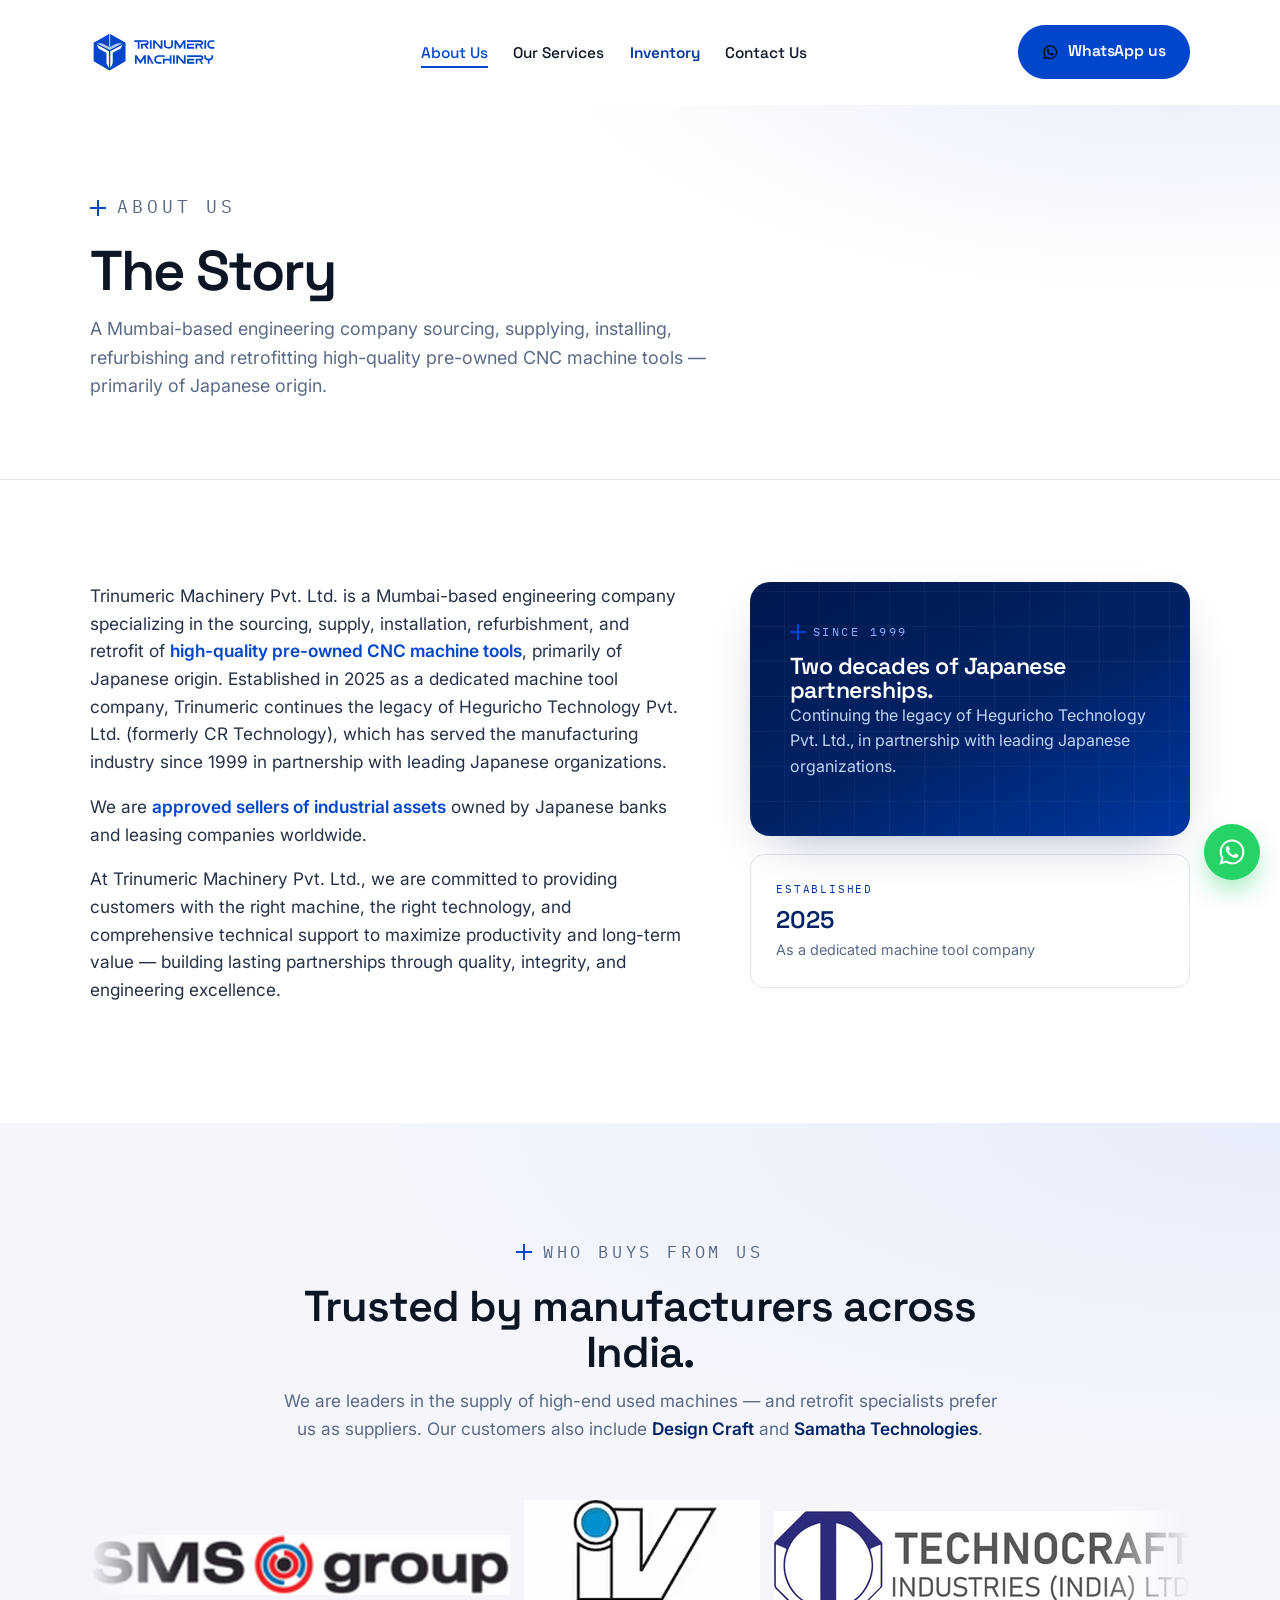
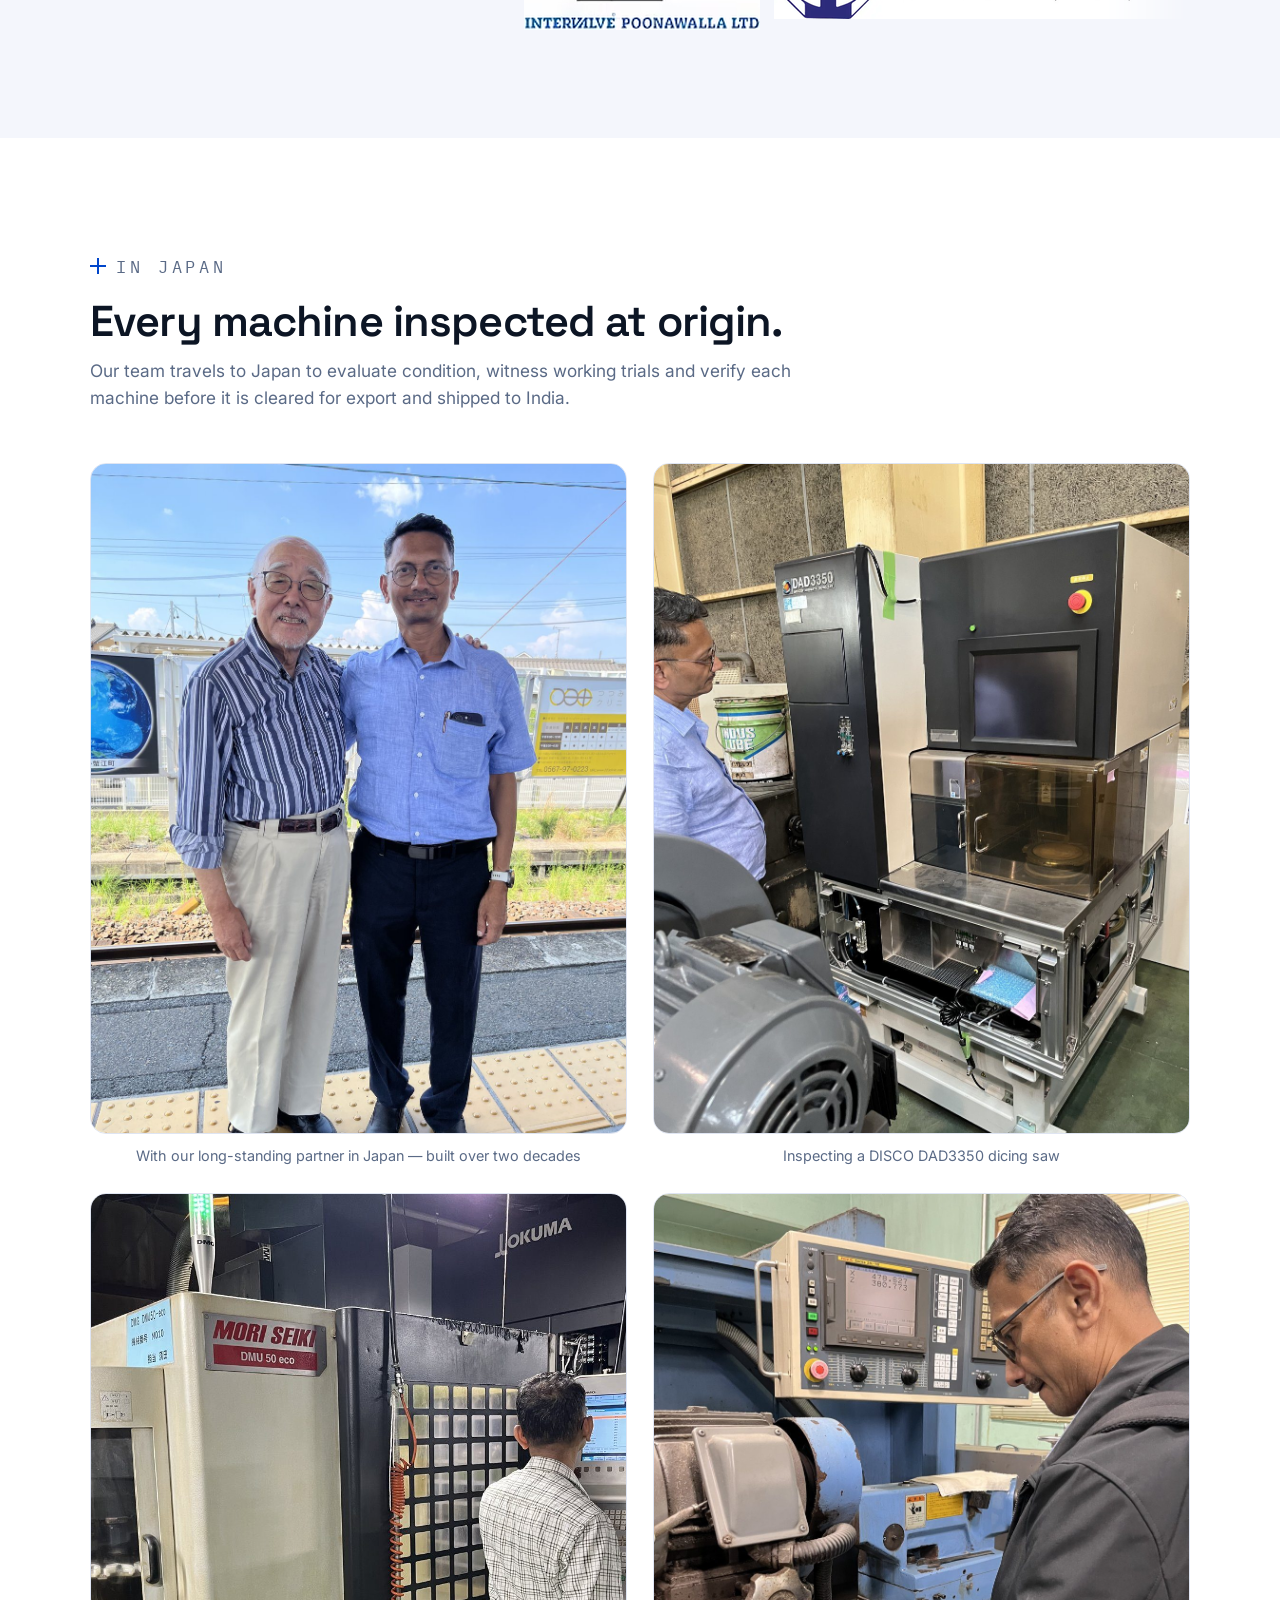
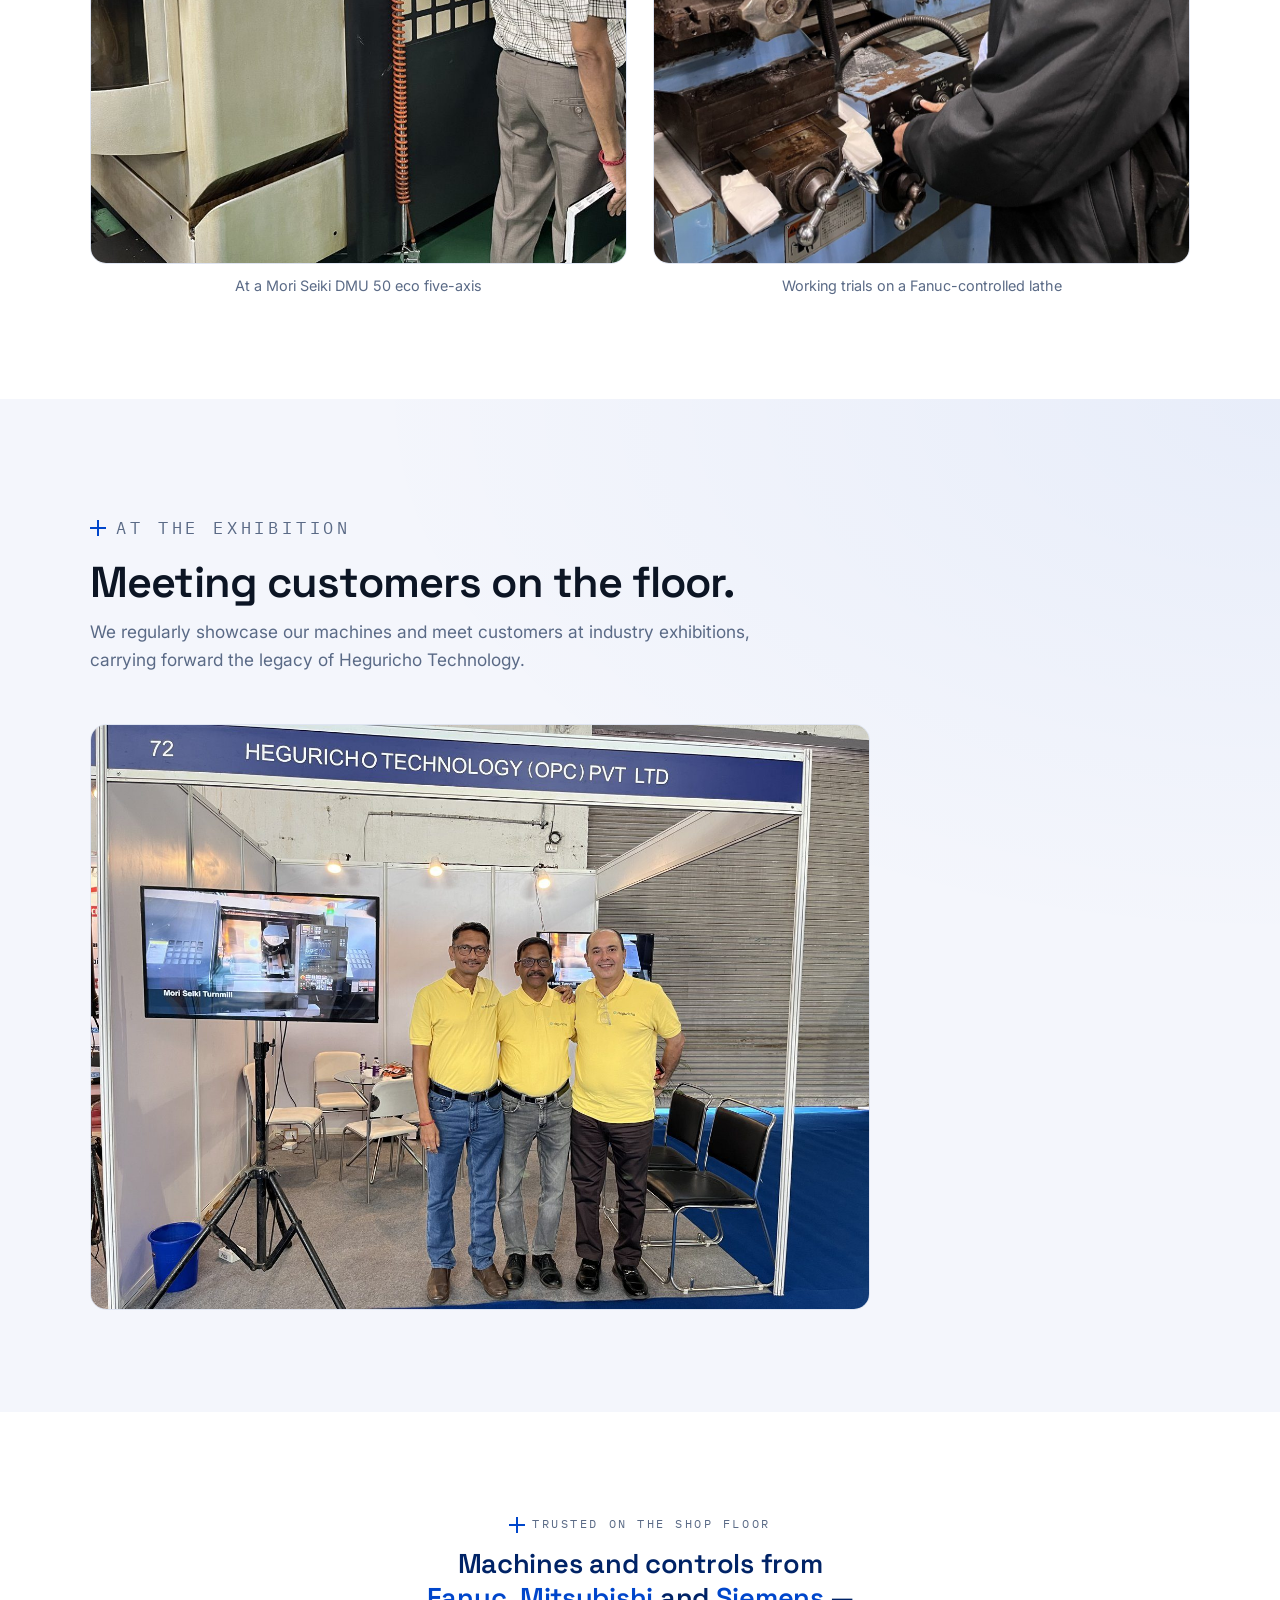
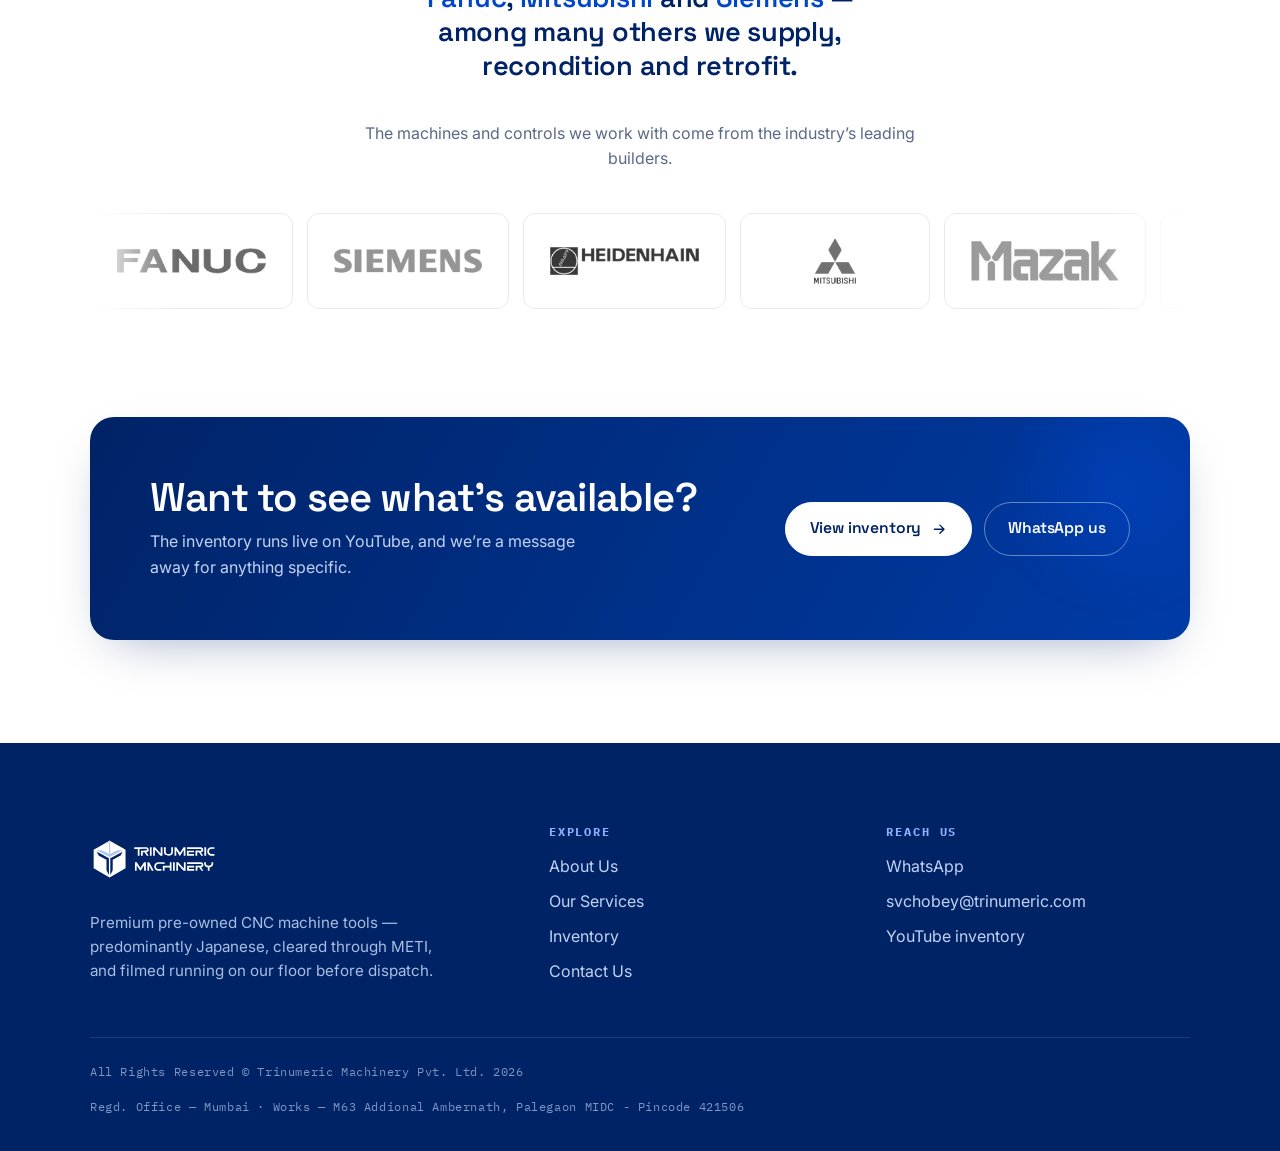
<file: about.html>
<!DOCTYPE html><html lang="en"><head><meta charset="utf-8"><meta name="viewport" content="width=device-width,initial-scale=1"><title>About Us — Trinumeric Machinery</title><meta name="description" content="Trinumeric Machinery supplies, reconditions and retrofits premium pre-owned CNC machine tools for Indian manufacturers."><link rel="preconnect" href="https://fonts.googleapis.com"><link rel="preconnect" href="https://fonts.gstatic.com" crossorigin><link href="https://fonts.googleapis.com/css2?family=Space+Grotesk:wght@400;500;600;700&family=Inter:wght@400;500;600&family=IBM+Plex+Mono:wght@400;500&display=swap" rel="stylesheet"><link rel="icon" type="image/png" href="images/favicon-96x96.png" sizes="96x96"><link rel="icon" type="image/svg+xml" href="images/favicon.svg"><link rel="shortcut icon" href="images/favicon.ico"><link rel="apple-touch-icon" sizes="180x180" href="images/apple-touch-icon.png"><meta name="apple-mobile-web-app-title" content="Trinumeric"><link rel="manifest" href="site.webmanifest"><meta name="theme-color" content="#002366"><style>
:root{
  --navy:#002366; --blue:#0046CB; --blue-2:#2a6bff;
  --orange:#0046CB; --orange-ink:#0037a3;
  --ink:#0c1524; --steel:#5a6a86; --line:#dfe5f2;
  --paper:#f4f6fc; --paper-2:#eef2fb; --white:#ffffff;
  --shadow:0 18px 50px -24px rgba(0,35,102,.45);
  --shadow-sm:0 8px 24px -14px rgba(0,35,102,.4);
  --r:14px; --maxw:1180px;
  --mono:"IBM Plex Mono",ui-monospace,SFMono-Regular,Menlo,monospace;
  --disp:"Space Grotesk",system-ui,sans-serif;
  --body:"Inter",system-ui,-apple-system,Segoe UI,Roboto,sans-serif;
}
*{box-sizing:border-box}
html{scroll-behavior:smooth}
body{
  margin:0;font-family:var(--body);color:var(--ink);background:var(--white);
  line-height:1.6;-webkit-font-smoothing:antialiased;overflow-x:hidden;
}
a{color:var(--blue);text-decoration:none}
img{max-width:100%;display:block}
h1,h2,h3{font-family:var(--disp);font-weight:600;letter-spacing:-.02em;line-height:1.05;margin:0}
p{margin:0 0 1em}
.wrap{max-width:var(--maxw);margin:0 auto;padding:0 clamp(18px,4vw,40px)}
.section{padding:clamp(56px,8vw,104px) 0}
.section--paper{background:
   radial-gradient(120% 90% at 100% 0,rgba(0,70,203,.05),transparent 60%),var(--paper)}

/* ---- readout eyebrow ---- */
.eyebrow{
  font-family:var(--mono);font-size:.72rem;letter-spacing:.22em;text-transform:uppercase;
  color:var(--blue);display:inline-flex;align-items:center;gap:.6em;margin:0 0 1.1em
}
.eyebrow::before{
  content:"";width:16px;height:16px;flex:none;
  background:
    linear-gradient(var(--orange),var(--orange)) center/100% 2px no-repeat,
    linear-gradient(var(--orange),var(--orange)) center/2px 100% no-repeat;
  transform:rotate(0deg)
}
.eyebrow.gap{color:var(--steel)}

/* ---- buttons ---- */
.btn{
  --bg:var(--navy);--fg:#fff;
  font-family:var(--disp);font-weight:600;font-size:.98rem;letter-spacing:-.01em;
  display:inline-flex;align-items:center;gap:.6em;padding:.85em 1.5em;border-radius:999px;
  background:var(--bg);color:var(--fg);border:1.5px solid var(--bg);cursor:pointer;
  transition:transform .18s ease,background .18s ease,border-color .18s,color .18s,box-shadow .18s;
}
.btn svg{width:1.05em;height:1.05em}
.btn:hover{transform:translateY(-2px);background:var(--blue);border-color:var(--blue);box-shadow:var(--shadow-sm)}
.btn--orange{--bg:var(--orange)}
.btn--orange:hover{background:var(--orange-ink);border-color:var(--orange-ink)}
.btn--ghost{background:transparent;color:var(--navy);border-color:var(--line)}
.btn--ghost:hover{background:transparent;color:var(--blue);border-color:var(--blue);box-shadow:none}
.btn--wa{--bg:#1faf52}
.btn--wa:hover{background:#178e42;border-color:#178e42}

/* ---- top nav ---- */
.nav{position:sticky;top:0;z-index:60;background:rgba(255,255,255,.82);
  backdrop-filter:saturate(1.4) blur(12px);border-bottom:1px solid transparent;transition:border-color .2s,box-shadow .2s}
.nav.scrolled{border-color:var(--line);box-shadow:0 6px 24px -20px rgba(0,35,102,.6)}
.nav-inner{display:flex;align-items:center;justify-content:space-between;height:104px}
.brand{display:flex;align-items:center;gap:.6em;color:var(--navy)}
.brand img{height:72px;width:auto}
.brand-fallback{font-family:var(--disp);font-weight:700;font-size:1.6rem;letter-spacing:-.03em;color:var(--navy);display:flex;align-items:center;gap:.55em}
.brand-fallback b{color:var(--blue)}
.brand-fallback .tick{width:15px;height:15px;border:2.5px solid var(--orange);border-radius:3px;display:inline-block;transform:rotate(45deg)}
.nav-links{display:flex;align-items:center;gap:clamp(14px,2vw,30px);list-style:none;margin:0;padding:0}
.nav-links a{font-family:var(--disp);font-weight:500;font-size:.96rem;color:var(--ink);padding:.3em 0;position:relative}
.nav-links a::after{content:"";position:absolute;left:0;right:100%;bottom:-2px;height:2px;background:var(--blue);transition:right .22s ease}
.nav-links a:hover::after,.nav-links a.active::after{right:0}
.nav-links a.active{color:var(--blue)}
.nav-links a.inv{color:var(--orange-ink);font-weight:600}
.nav-links a.inv::after{background:var(--orange)}
.nav-links a.inv.active{color:var(--orange-ink)}
.nav-cta{margin-left:8px}
.nav-toggle{display:none;background:none;border:0;cursor:pointer;padding:8px;color:var(--navy)}
.nav-toggle svg{width:26px;height:26px}

/* mobile menu */
.mmenu{position:fixed;inset:0;z-index:70;background:linear-gradient(160deg,#00184d,#002366 60%,#001a52);
  color:#fff;display:flex;flex-direction:column;padding:26px clamp(20px,6vw,42px);
  transform:translateY(-100%);transition:transform .38s cubic-bezier(.5,0,.2,1);visibility:hidden}
.mmenu.open{transform:none;visibility:visible}
.mmenu-top{display:flex;justify-content:space-between;align-items:center}
.mmenu-close{background:none;border:0;color:#fff;cursor:pointer;padding:8px}
.mmenu-close svg{width:28px;height:28px}
.mmenu nav{display:flex;flex-direction:column;gap:6px;margin-top:8vh}
.mmenu nav a{font-family:var(--disp);font-weight:600;font-size:clamp(1.8rem,7vw,2.6rem);color:#fff;
  padding:.25em 0;border-bottom:1px solid rgba(255,255,255,.12);letter-spacing:-.02em}
.mmenu nav a.inv{color:#7fa6ff}
.mmenu-foot{margin-top:auto;font-family:var(--mono);font-size:.8rem;color:#9db0d8;letter-spacing:.04em}
.mmenu-foot a{color:#cfe0ff}

/* ---- hero ---- */
.hero{position:relative;background:
   radial-gradient(90% 120% at 88% -10%,rgba(0,70,203,.10),transparent 55%),
   linear-gradient(180deg,#fff, #fff 60%, var(--paper));overflow:hidden}
.hero-grid{display:grid;grid-template-columns:1.05fr .95fr;gap:clamp(28px,5vw,64px);
  align-items:center;padding:clamp(46px,7vw,86px) 0 clamp(52px,8vw,92px)}
.hero h1{font-size:clamp(2.5rem,6.2vw,4.4rem);letter-spacing:-.035em}
.hero h1 .hl{color:var(--blue);position:relative;white-space:nowrap}
.hero .lead{font-size:clamp(1.06rem,1.7vw,1.28rem);color:var(--steel);max-width:38ch;margin:1.2em 0 1.8em}
.hero-cta{display:flex;flex-wrap:wrap;gap:12px}
.hero-tags{margin-top:2.2em;display:flex;flex-wrap:wrap;gap:10px;font-family:var(--mono);
  font-size:.72rem;letter-spacing:.14em;text-transform:uppercase;color:var(--steel)}
.hero-tags span{border:1px solid var(--line);border-radius:999px;padding:.5em 1em;background:#fff}
.hero-tags b{color:var(--navy);font-weight:600}

/* engineered figure (signature) */
.figure{position:relative;aspect-ratio:1/1;max-width:520px;margin-inline:auto;width:100%}
.figure svg{width:100%;height:100%;overflow:visible}
.spin{transform-origin:255px 255px;animation:spin 26s linear infinite}
@keyframes spin{to{transform:rotate(360deg)}}
.draw{stroke-dasharray:1;stroke-dashoffset:1;animation:draw 1.3s ease forwards}
.draw.d2{animation-delay:.18s}.draw.d3{animation-delay:.34s}.draw.d4{animation-delay:.5s}
@keyframes draw{to{stroke-dashoffset:0}}
.callout{font-family:var(--mono);font-size:11px;fill:var(--steel);letter-spacing:.06em}
.callout--o{fill:var(--orange-ink)}
.fade-up{opacity:0;transform:translateY(14px);animation:fadeUp .7s ease forwards}
@keyframes fadeUp{to{opacity:1;transform:none}}

/* ---- spec strip ---- */
.specstrip{display:grid;grid-template-columns:repeat(4,1fr);border-top:1px solid var(--line);
  border-bottom:1px solid var(--line);background:#fff}
.spec{padding:26px clamp(14px,2vw,30px);border-left:1px solid var(--line)}
.spec:first-child{border-left:0}
.spec .k{font-family:var(--mono);font-size:.7rem;letter-spacing:.16em;text-transform:uppercase;color:var(--orange-ink)}
.spec .v{font-family:var(--disp);font-weight:600;font-size:clamp(1.15rem,2vw,1.5rem);color:var(--navy);margin-top:.35em;line-height:1.1}
.spec .n{color:var(--steel);font-size:.9rem;margin-top:.3em}

/* ---- section head ---- */
.shead{max-width:60ch;margin-bottom:clamp(30px,4vw,52px)}
.shead h2{font-size:clamp(1.8rem,3.6vw,2.7rem)}
.shead p{color:var(--steel);font-size:1.08rem;margin-top:.7em}
.shead--wide{max-width:72ch}

/* ---- cards (what we do) ---- */
.cards{display:grid;grid-template-columns:repeat(3,1fr);gap:20px}
.card{background:#fff;border:1px solid var(--line);border-radius:var(--r);padding:28px;position:relative;
  transition:transform .2s ease,box-shadow .2s ease,border-color .2s}
.card:hover{transform:translateY(-4px);box-shadow:var(--shadow);border-color:#cdd8ef}
.card .idx{font-family:var(--mono);font-size:.72rem;letter-spacing:.14em;color:var(--blue)}
.card h3{font-size:1.28rem;margin:.7em 0 .4em}
.card p{color:var(--steel);margin:0}
.card .ic{width:44px;height:44px;border-radius:11px;display:grid;place-items:center;
  background:linear-gradient(140deg,#eaf0ff,#dbe6ff);color:var(--blue);margin-bottom:14px}
.card .ic svg{width:23px;height:23px}

/* ---- why (split) ---- */
.split{display:grid;grid-template-columns:.9fr 1.1fr;gap:clamp(30px,5vw,68px);align-items:center}
.why{list-style:none;margin:0;padding:0;display:grid;gap:2px}
.why li{display:flex;gap:16px;padding:20px 0;border-bottom:1px solid var(--line)}
.why li:first-child{border-top:1px solid var(--line)}
.why .no{font-family:var(--mono);font-size:.8rem;color:var(--orange-ink);padding-top:3px;min-width:34px}
.why h3{font-size:1.16rem;margin-bottom:.25em}
.why p{color:var(--steel);margin:0;font-size:.98rem}
.panel{background:linear-gradient(155deg,#00184d,#002366 55%,#0037a3);color:#fff;border-radius:20px;
  padding:clamp(26px,4vw,40px);box-shadow:var(--shadow);position:relative;overflow:hidden}
.panel::after{content:"";position:absolute;inset:0;background:
  repeating-linear-gradient(0deg,transparent 0 34px,rgba(255,255,255,.045) 34px 35px),
  repeating-linear-gradient(90deg,transparent 0 34px,rgba(255,255,255,.045) 34px 35px);pointer-events:none}
.panel .eyebrow{color:#8fb0ff}
.panel h3{color:#fff;font-size:clamp(1.4rem,2.6vw,1.9rem);position:relative}
.panel p{color:#c3d3f5;position:relative}
.panel .live{display:inline-flex;align-items:center;gap:.5em;font-family:var(--mono);font-size:.74rem;
  letter-spacing:.14em;text-transform:uppercase;color:#9db8ff;margin-bottom:1em;position:relative}
.panel .dot{width:9px;height:9px;border-radius:50%;background:var(--orange);box-shadow:0 0 0 0 rgba(0,70,203,.6);animation:pulse 2s infinite}
@keyframes pulse{70%{box-shadow:0 0 0 10px rgba(0,70,203,0)}100%{box-shadow:0 0 0 0 rgba(0,70,203,0)}}

/* ---- clients ---- */
.clients{text-align:center}
.clients .named{font-family:var(--disp);font-weight:600;color:var(--navy);font-size:clamp(1.2rem,2.4vw,1.7rem);
  letter-spacing:-.01em;margin:0 auto 1.4em;max-width:24ch;line-height:1.25}
.clients .named u{text-decoration:none;color:var(--blue)}
.logos{display:flex;flex-wrap:wrap;gap:14px;justify-content:center;align-items:center}
.logos .lg{height:70px;min-width:130px;display:grid;place-items:center;padding:0 22px;background:#fff;
  border:1px solid var(--line);border-radius:12px;filter:grayscale(1);opacity:.85;transition:.2s}
.logos .lg:hover{filter:none;opacity:1;border-color:#cdd8ef}
.logos .lg img{max-height:40px;width:auto}
.logos .lg .txt{font-family:var(--disp);font-weight:600;color:var(--steel);font-size:.95rem}

/* ---- CTA band ---- */
.ctaband{background:linear-gradient(120deg,var(--navy),#003ba6);color:#fff;border-radius:24px;
  padding:clamp(34px,5vw,60px);display:grid;grid-template-columns:1.4fr auto;gap:28px;align-items:center;
  box-shadow:var(--shadow);position:relative;overflow:hidden}
.ctaband::before{content:"";position:absolute;right:-60px;top:-60px;width:260px;height:260px;border-radius:50%;
  background:radial-gradient(circle,rgba(0,70,203,.5),transparent 65%);filter:blur(10px)}
.ctaband h2{font-size:clamp(1.7rem,3.2vw,2.5rem);color:#fff;position:relative}
.ctaband p{color:#c3d3f5;margin:.6em 0 0;position:relative;max-width:46ch}
.ctaband .btns{display:flex;gap:12px;flex-wrap:wrap;position:relative}

/* ---- auto-scroll logo marquee ---- */
.marquee{position:relative;overflow:hidden;padding:6px 0;
  -webkit-mask-image:linear-gradient(90deg,transparent,#000 8%,#000 92%,transparent);
          mask-image:linear-gradient(90deg,transparent,#000 8%,#000 92%,transparent)}
.marquee-track{display:flex;width:max-content;gap:14px;animation:marq 34s linear infinite}
.marquee:hover .marquee-track{animation-play-state:paused}
@keyframes marq{from{transform:translateX(0)}to{transform:translateX(-50%)}}
.marquee-track.rev{animation:marqrev 38s linear infinite}
@keyframes marqrev{from{transform:translateX(-50%)}to{transform:translateX(0)}}
.marquee .lg .wordmark{font-family:var(--disp);font-weight:600;font-size:1.02rem;color:var(--navy);
  letter-spacing:-.01em;text-align:center;line-height:1.2;white-space:nowrap}
.marquee .lg{height:96px;min-width:190px;display:grid;place-items:center;padding:0 26px;background:#fff;
  border:1px solid var(--line);border-radius:12px;filter:grayscale(1);opacity:.78;transition:.25s;flex:none}
.marquee .lg:hover{filter:none;opacity:1;border-color:#cdd8ef;box-shadow:var(--shadow-sm)}
.marquee .lg img{max-height:46px;max-width:150px;width:auto;object-fit:contain}

/* ---- video carousel ---- */
.vcar{position:relative;margin-top:8px}
.vtrack{display:flex;gap:20px;overflow-x:auto;scroll-snap-type:x mandatory;padding:6px 2px 18px;
  scrollbar-width:thin;scroll-behavior:smooth}
.vtrack::-webkit-scrollbar{height:6px}
.vtrack::-webkit-scrollbar-thumb{background:#c9d5ef;border-radius:99px}
.vcard{flex:0 0 clamp(260px,30vw,340px);scroll-snap-align:start;background:#fff;border:1px solid var(--line);
  border-radius:16px;overflow:hidden;transition:transform .2s,box-shadow .2s,border-color .2s;display:block;color:inherit}
.vcard:hover{transform:translateY(-4px);box-shadow:var(--shadow);border-color:#cdd8ef}
.vthumb{position:relative;aspect-ratio:16/9;background:#0b1a3a;overflow:hidden}
.vcard.short .vthumb{aspect-ratio:9/13}
.vthumb img{width:100%;height:100%;object-fit:cover}
.vthumb .pl{position:absolute;inset:0;display:grid;place-items:center;background:rgba(0,20,60,.18);transition:.2s}
.vcard:hover .vthumb .pl{background:rgba(0,20,60,.32)}
.vthumb .pl span{width:56px;height:56px;border-radius:50%;background:var(--blue);display:grid;place-items:center;
  box-shadow:0 10px 30px -10px rgba(0,70,203,.8)}
.vthumb .pl svg{width:22px;height:22px;fill:#fff;margin-left:3px}
.vmeta{padding:16px 18px 20px}
.vmeta .cat{font-family:var(--mono);font-size:.66rem;letter-spacing:.14em;text-transform:uppercase;color:var(--blue)}
.vmeta h3{font-size:1.05rem;margin:.45em 0 0;line-height:1.2}
.vnav{display:flex;gap:10px;justify-content:flex-end;margin-top:4px}
.vnav button{width:42px;height:42px;border-radius:50%;border:1px solid var(--line);background:#fff;cursor:pointer;
  display:grid;place-items:center;color:var(--navy);transition:.2s}
.vnav button:hover{border-color:var(--blue);color:var(--blue);box-shadow:var(--shadow-sm)}
.vnav svg{width:19px;height:19px}

/* ---- about page media ---- */
.amedia{border-radius:16px;overflow:hidden;border:1px solid var(--line);background:var(--paper-2);position:relative}
.amedia img{width:100%;height:100%;object-fit:cover;display:block}
.amedia .ph-fb{aspect-ratio:4/3;display:flex;flex-direction:column;justify-content:space-between;padding:16px;
  background:repeating-linear-gradient(45deg,#eef2fb 0 12px,#e7edf9 12px 24px)}
.amedia .ph-fb .tag{font-family:var(--mono);font-size:.66rem;letter-spacing:.14em;text-transform:uppercase;color:var(--blue)}
.acap{color:var(--steel);font-size:.9rem;margin:.7em 0 0;text-align:center}
.agrid2x2{display:grid;grid-template-columns:repeat(2,1fr);gap:clamp(18px,2.5vw,26px)}
@media(max-width:640px){.agrid2x2{grid-template-columns:1fr}}
.agrid3{display:grid;grid-template-columns:repeat(3,1fr);gap:20px}
.agrid2{display:grid;grid-template-columns:repeat(2,1fr);gap:20px}
@media(max-width:900px){.agrid3,.agrid2{grid-template-columns:1fr 1fr}}
@media(max-width:640px){.agrid3,.agrid2{grid-template-columns:1fr}}

/* ---- generic prose page ---- */
.pagehead{background:
  radial-gradient(90% 130% at 92% -20%,rgba(0,70,203,.10),transparent 55%),var(--white);
  border-bottom:1px solid var(--line)}
.pagehead .wrap{padding-top:clamp(40px,6vw,74px);padding-bottom:clamp(36px,5vw,60px)}
.pagehead h1{font-size:clamp(2.2rem,5vw,3.5rem);letter-spacing:-.035em}
.pagehead p{color:var(--steel);font-size:1.12rem;max-width:56ch;margin-top:.8em}
.prose{max-width:64ch;font-size:1.08rem;color:#243146}
.prose h2{font-size:clamp(1.5rem,3vw,2rem);margin:1.6em 0 .5em;color:var(--navy)}
.prose h2:first-child{margin-top:0}
.prose .hl{color:var(--blue);font-weight:600}
.prose ul{padding-left:0;list-style:none;margin:1em 0}
.prose ul li{position:relative;padding:.35em 0 .35em 1.9em;border-bottom:1px dashed var(--line)}
.prose ul li::before{content:"";position:absolute;left:0;top:.95em;width:12px;height:12px;
  border:2px solid var(--orange);border-radius:3px;transform:rotate(45deg)}

/* ---- customer chips ---- */
.chips{display:flex;flex-wrap:wrap;gap:10px;margin:1.4em 0}
.chip{font-family:var(--disp);font-weight:500;font-size:.98rem;color:var(--navy);background:var(--paper-2);
  border:1px solid var(--line);border-radius:999px;padding:.5em 1.1em}

/* ---- services ---- */
.svc{display:grid;grid-template-columns:repeat(3,1fr);gap:20px}
.svc .card h3{font-size:1.22rem}
.projects{display:grid;grid-template-columns:repeat(3,1fr);gap:22px}
.project{border:1px solid var(--line);border-radius:16px;overflow:hidden;background:#fff;
  transition:transform .2s,box-shadow .2s,border-color .2s;display:flex;flex-direction:column}
.project:hover{transform:translateY(-4px);box-shadow:var(--shadow);border-color:#cdd8ef}
.project .ph{aspect-ratio:4/3;background:var(--paper-2);position:relative;overflow:hidden}
.project .ph img{width:100%;height:100%;object-fit:cover}
.project .ph .fb{position:absolute;inset:0;display:flex;flex-direction:column;justify-content:space-between;
  padding:16px;background:
   repeating-linear-gradient(45deg,#eef2fb 0 12px,#e7edf9 12px 24px)}
.project .ph .fb .tag{font-family:var(--mono);font-size:.66rem;letter-spacing:.14em;text-transform:uppercase;color:var(--blue)}
.project .ph .fb .mk{align-self:flex-end;color:#9fb0d3}
.project .ph .fb .mk svg{width:40px;height:40px}
.project .meta{padding:18px 20px 22px;display:flex;flex-direction:column;gap:.4em;flex:1}
.project .cat{font-family:var(--mono);font-size:.68rem;letter-spacing:.14em;text-transform:uppercase;color:var(--orange-ink)}
.project h3{font-size:1.12rem;line-height:1.15}
.project p{color:var(--steel);font-size:.94rem;margin:0}
.project .soon{margin-top:auto;font-family:var(--mono);font-size:.68rem;letter-spacing:.1em;color:var(--steel);
  text-transform:uppercase;padding-top:.6em}

/* ---- inventory ---- */
.invhero{display:grid;grid-template-columns:1.1fr .9fr;gap:clamp(30px,5vw,60px);align-items:center}
.invlist{list-style:none;margin:1.4em 0 2em;padding:0;display:grid;gap:2px}
.invlist li{display:flex;gap:14px;align-items:flex-start;padding:14px 0;border-bottom:1px solid var(--line);
  font-size:1.05rem;color:#243146}
.invlist li:first-child{border-top:1px solid var(--line)}
.invlist .x{font-family:var(--mono);color:var(--blue);font-size:.82rem;padding-top:3px}
.ytcard{background:linear-gradient(155deg,#00184d,#002366);border-radius:20px;padding:clamp(26px,4vw,40px);
  color:#fff;box-shadow:var(--shadow);position:relative;overflow:hidden}
.ytcard::after{content:"";position:absolute;inset:0;background:
  repeating-linear-gradient(90deg,transparent 0 30px,rgba(255,255,255,.05) 30px 31px);pointer-events:none}
.ytcard .live{display:inline-flex;align-items:center;gap:.5em;font-family:var(--mono);font-size:.74rem;
  letter-spacing:.14em;text-transform:uppercase;color:#9db8ff;margin-bottom:1em;position:relative}
.ytcard h3{color:#fff;font-size:clamp(1.3rem,2.6vw,1.8rem);position:relative}
.ytcard p{color:#c3d3f5;position:relative}
.ytplay{width:64px;height:64px;border-radius:50%;background:var(--orange);display:grid;place-items:center;
  margin-bottom:18px;position:relative;box-shadow:0 10px 30px -10px rgba(0,70,203,.7)}
.ytplay svg{width:26px;height:26px;fill:#fff;margin-left:3px}

/* ---- contact ---- */
.contact-grid{display:grid;grid-template-columns:repeat(2,1fr);gap:22px}
.office{background:#fff;border:1px solid var(--line);border-radius:16px;padding:28px;position:relative;overflow:hidden}
.office .tag{font-family:var(--mono);font-size:.7rem;letter-spacing:.16em;text-transform:uppercase;color:var(--orange-ink)}
.office h3{font-size:1.3rem;margin:.5em 0 .4em;color:var(--navy)}
.office address{font-style:normal;color:var(--steel);line-height:1.6}
.reach{display:grid;grid-template-columns:repeat(3,1fr);gap:18px;margin-top:26px}
.reach a{display:flex;gap:14px;align-items:center;background:#fff;border:1px solid var(--line);border-radius:14px;
  padding:18px 20px;color:var(--navy);transition:.2s}
.reach a:hover{border-color:var(--blue);transform:translateY(-3px);box-shadow:var(--shadow-sm)}
.reach .ic{width:42px;height:42px;border-radius:11px;display:grid;place-items:center;background:var(--paper-2);color:var(--blue);flex:none}
.reach .ic svg{width:21px;height:21px}
.reach .k{font-family:var(--mono);font-size:.66rem;letter-spacing:.14em;text-transform:uppercase;color:var(--steel)}
.reach .v{font-family:var(--disp);font-weight:600;font-size:.98rem;word-break:break-word}

/* ---- footer ---- */
.foot{background:var(--navy);color:#c3d3f5;padding:clamp(48px,7vw,80px) 0 34px;position:relative}
.foot-grid{display:grid;grid-template-columns:1.4fr 1fr 1fr;gap:34px;padding-bottom:38px;border-bottom:1px solid rgba(255,255,255,.12)}
.foot .brand-fallback{color:#fff}.foot .brand-fallback b{color:#7fa6ff}
.foot h4{font-family:var(--mono);font-size:.72rem;letter-spacing:.16em;text-transform:uppercase;color:#8fb0ff;margin:0 0 1.1em}
.foot p{color:#a9bde3;font-size:.95rem;max-width:36ch}
.foot ul{list-style:none;margin:0;padding:0;display:grid;gap:.6em}
.foot ul a{color:#c3d3f5}.foot ul a:hover{color:#fff}
.foot-bottom{display:flex;justify-content:space-between;align-items:center;gap:16px;flex-wrap:wrap;padding-top:24px;
  font-family:var(--mono);font-size:.76rem;letter-spacing:.05em;color:#7f95c4}

/* ---- floats ---- */
.wa-float{position:fixed;right:20px;bottom:20px;z-index:55;width:56px;height:56px;border-radius:50%;
  background:#25d366;display:grid;place-items:center;box-shadow:0 12px 30px -8px rgba(37,211,102,.7);
  transition:transform .2s}
.wa-float:hover{transform:scale(1.08)}
.wa-float svg{width:30px;height:30px;fill:#fff}
.totop{position:fixed;right:20px;bottom:86px;z-index:55;width:46px;height:46px;border-radius:12px;
  background:var(--white);border:1px solid var(--line);display:grid;place-items:center;cursor:pointer;
  box-shadow:var(--shadow-sm);opacity:0;pointer-events:none;transform:translateY(8px);transition:.25s}
.totop.show{opacity:1;pointer-events:auto;transform:none}
.totop svg{width:20px;height:20px;stroke:var(--navy)}

/* ---- responsive ---- */
@media(max-width:900px){
  .hero-grid,.split,.invhero{grid-template-columns:1fr}
  .figure{order:-1;max-width:400px}
  .cards,.svc,.projects{grid-template-columns:repeat(2,1fr)}
  .specstrip{grid-template-columns:repeat(2,1fr)}
  .spec:nth-child(3){border-left:0}
  .spec:nth-child(-n+2){border-bottom:1px solid var(--line)}
  .ctaband,.contact-grid,.reach{grid-template-columns:1fr}
  .foot-grid{grid-template-columns:1fr 1fr}
}
@media(max-width:640px){
  .nav-links{display:none}.nav-cta{display:none}.nav-toggle{display:inline-flex}
  .cards,.svc,.projects{grid-template-columns:1fr}
  .foot-grid{grid-template-columns:1fr}
  .specstrip{grid-template-columns:1fr}
  .spec{border-left:0;border-bottom:1px solid var(--line)}
}
:focus-visible{outline:3px solid var(--blue-2);outline-offset:2px;border-radius:4px}
@media(prefers-reduced-motion:reduce){
  *{animation:none!important;transition:none!important;scroll-behavior:auto}
  .draw{stroke-dashoffset:0}.fade-up,.hero-grid *{opacity:1;transform:none}
}
</style></head><body><header class="nav" id="nav"><div class="wrap"><div class="nav-inner"><a class="brand" href="index.html" aria-label="Trinumeric Machinery — home"><img src="images/Blogo.svg" alt="Trinumeric Machinery" onerror="this.style.display='none';this.nextElementSibling.style.display='flex';"><span class="brand-fallback" style="display:none"><i class="tick"></i>TRI<b>NUMERIC</b></span></a><ul class="nav-links"><li><a href="about.html" class="active">About Us</a></li><li><a href="services.html">Our Services</a></li><li><a href="inventory.html" class="inv">Inventory</a></li><li><a href="contactus.html">Contact Us</a></li></ul><a class="btn btn--orange nav-cta" href="https://wa.link/kkmf4v" target="_blank" rel="noopener"><svg viewBox="0 0 24 24" aria-hidden="true"><path d="M19.05 4.91A9.82 9.82 0 0012.04 2C6.58 2 2.13 6.45 2.13 11.91c0 1.75.46 3.45 1.32 4.95L2 22l5.25-1.38a9.9 9.9 0 004.78 1.22h.01c5.46 0 9.9-4.45 9.9-9.91 0-2.65-1.03-5.14-2.9-7.02zM12.04 20.15c-1.48 0-2.93-.4-4.2-1.15l-.3-.18-3.12.82.83-3.04-.2-.31a8.2 8.2 0 01-1.26-4.38c0-4.54 3.7-8.24 8.25-8.24 2.2 0 4.27.86 5.82 2.42a8.18 8.18 0 012.41 5.83c0 4.54-3.7 8.4-8.06 8.4zm4.52-6.16c-.25-.12-1.47-.72-1.69-.81-.23-.08-.39-.12-.56.12-.16.25-.64.81-.79.98-.14.16-.29.18-.54.06-.25-.12-1.05-.39-1.99-1.23-.74-.66-1.23-1.47-1.38-1.72-.14-.25-.02-.38.11-.51.11-.11.25-.29.37-.43.13-.15.17-.25.25-.42.08-.16.04-.31-.02-.43-.06-.12-.56-1.34-.76-1.84-.2-.48-.4-.42-.56-.42l-.48-.01c-.16 0-.43.06-.66.31-.22.25-.86.85-.86 2.07 0 1.22.89 2.4 1.01 2.56.12.16 1.75 2.67 4.25 3.74.59.26 1.05.41 1.41.52.59.19 1.13.16 1.56.1.48-.07 1.47-.6 1.68-1.18.21-.58.21-1.07.14-1.18-.06-.11-.22-.17-.47-.29z"/></svg>WhatsApp us</a><button class="nav-toggle" aria-label="Open menu" type="button"><svg viewBox="0 0 24 24" aria-hidden="true"><path d="M3 6h18M3 12h18M3 18h18" fill="none" stroke="currentColor" stroke-width="2" stroke-linecap="round"/></svg></button></div></div></header><div class="mmenu" id="mmenu"><div class="mmenu-top"><a class="brand" href="index.html" aria-label="Trinumeric Machinery — home"><img src="images/logo_d.svg" alt="Trinumeric Machinery" onerror="this.style.display='none';this.nextElementSibling.style.display='flex';"><span class="brand-fallback" style="display:none"><i class="tick"></i>TRI<b>NUMERIC</b></span></a><button class="mmenu-close" aria-label="Close menu" type="button"><svg viewBox="0 0 24 24" aria-hidden="true"><path d="M6 6l12 12M18 6L6 18" fill="none" stroke="currentColor" stroke-width="2" stroke-linecap="round"/></svg></button></div><nav><a href="about.html">About Us</a><a href="services.html">Our Services</a><a href="inventory.html" class="inv">Inventory</a><a href="contactus.html">Contact Us</a></nav><div class="mmenu-foot">TRINUMERIC MACHINERY PVT. LTD.<br><a href="https://wa.link/kkmf4v" target="_blank" rel="noopener">WhatsApp</a> · <a href="mailto:svchobey@trinumeric.com">svchobey@trinumeric.com</a></div></div><section class="pagehead"><div class="wrap"><p class="eyebrow">About us</p><h1>The Story</h1><p>A Mumbai-based engineering company sourcing, supplying, installing, refurbishing and retrofitting high-quality pre-owned CNC machine tools &mdash; primarily of Japanese origin.</p></div></section><section class="section"><div class="wrap" style="display:grid;grid-template-columns:1.15fr .85fr;gap:clamp(30px,5vw,64px);align-items:start"><div class="prose"><p>Trinumeric Machinery Pvt. Ltd. is a Mumbai-based engineering company specializing in the sourcing, supply, installation, refurbishment, and retrofit of <span class="hl">high-quality pre-owned CNC machine tools</span>, primarily of Japanese origin. Established in 2025 as a dedicated machine tool company, Trinumeric continues the legacy of Heguricho Technology Pvt. Ltd. (formerly CR Technology), which has served the manufacturing industry since 1999 in partnership with leading Japanese organizations.</p><p>We are <span class="hl">approved sellers of industrial assets</span> owned by Japanese banks and leasing companies worldwide.</p><p>At Trinumeric Machinery Pvt. Ltd., we are committed to providing customers with the right machine, the right technology, and comprehensive technical support to maximize productivity and long-term value &mdash; building lasting partnerships through quality, integrity, and engineering excellence.</p></div><aside><div class="panel"><p class="eyebrow">Since 1999</p><h3 style="font-size:1.45rem">Two decades of Japanese partnerships.</h3><p>Continuing the legacy of Heguricho Technology Pvt. Ltd., in partnership with leading Japanese organizations.</p></div><div class="spec" style="border:1px solid var(--line);border-radius:14px;margin-top:18px;border-left:1px solid var(--line)"><div class="k">Established</div><div class="v">2025</div><div class="n">As a dedicated machine tool company</div></div></aside></div></section><section class="section section--paper"><div class="wrap"><div class="shead shead--wide" style="text-align:center;margin-inline:auto"><p class="eyebrow" style="justify-content:center">Who buys from us</p><h2>Trusted by manufacturers across India.</h2><p style="margin-inline:auto">We are leaders in the supply of high-end used machines &mdash; and retrofit specialists prefer us as suppliers. Our customers also include <strong style="color:var(--navy);font-weight:600">Design Craft</strong> and <strong style="color:var(--navy);font-weight:600">Samatha Technologies</strong>.</p></div><div class="marquee cmq"><div class="marquee-track" style="animation-duration:42s"><div class="cl"><img src="images/client-sms-group.png" alt="SMS Group" loading="lazy"></div><div class="cl"><img src="images/client-intervalave-poonawala.png" alt="Intervalave Poonawala" loading="lazy"></div><div class="cl"><img src="images/client-technocraft-murbad.png" alt="Technocraft, Murbad" loading="lazy"></div><div class="cl"><img src="images/client-nttf-mumbai-c-o-technocraft.png" alt="NTTF, Mumbai (C/O Technocraft)" loading="lazy"></div><div class="cl"><img src="images/client-esmech-sms-group.png" alt="ESMECH - SMS Group" loading="lazy"></div><div class="cl"><img src="images/client-sms-group.png" alt="SMS Group" loading="lazy"></div><div class="cl"><img src="images/client-intervalave-poonawala.png" alt="Intervalave Poonawala" loading="lazy"></div><div class="cl"><img src="images/client-technocraft-murbad.png" alt="Technocraft, Murbad" loading="lazy"></div><div class="cl"><img src="images/client-nttf-mumbai-c-o-technocraft.png" alt="NTTF, Mumbai (C/O Technocraft)" loading="lazy"></div><div class="cl"><img src="images/client-esmech-sms-group.png" alt="ESMECH - SMS Group" loading="lazy"></div></div></div></div></section><section class="section"><div class="wrap"><div class="shead shead--wide"><p class="eyebrow">In Japan</p><h2>Every machine inspected at origin.</h2><p>Our team travels to Japan to evaluate condition, witness working trials and verify each machine before it is cleared for export and shipped to India.</p></div><div class="agrid2x2"><div><div class="amedia"><img src="images/founder-partner-japan.jpg" alt="With our long-standing partner in Japan" loading="lazy" style="aspect-ratio:4/5" onerror="this.style.display='none';this.nextElementSibling.style.display='flex';"><div class="ph-fb" style="display:none"><span class="tag">Japan</span><span style="align-self:flex-end;color:#9fb0d3"><svg viewBox="0 0 24 24" aria-hidden="true"><path d="M3 7l9-4 9 4-9 4-9-4zm0 0v10l9 4 9-4V7" fill="none" stroke="currentColor" stroke-width="1.8" stroke-linejoin="round"/></svg></span></div></div><p class="acap">With our long-standing partner in Japan &mdash; built over two decades</p></div><div><div class="amedia"><img src="images/inspection-dicing-saw.jpg" alt="Inspecting a DISCO DAD3350 dicing saw" loading="lazy" style="aspect-ratio:4/5" onerror="this.style.display='none';this.nextElementSibling.style.display='flex';"><div class="ph-fb" style="display:none"><span class="tag">Inspection</span><span style="align-self:flex-end;color:#9fb0d3"><svg viewBox="0 0 24 24" aria-hidden="true"><path d="M3 7l9-4 9 4-9 4-9-4zm0 0v10l9 4 9-4V7" fill="none" stroke="currentColor" stroke-width="1.8" stroke-linejoin="round"/></svg></span></div></div><p class="acap">Inspecting a DISCO DAD3350 dicing saw</p></div><div><div class="amedia"><img src="images/inspection-mori-seiki.jpg" alt="At a Mori Seiki DMU 50 eco five-axis" loading="lazy" style="aspect-ratio:4/5" onerror="this.style.display='none';this.nextElementSibling.style.display='flex';"><div class="ph-fb" style="display:none"><span class="tag">Inspection</span><span style="align-self:flex-end;color:#9fb0d3"><svg viewBox="0 0 24 24" aria-hidden="true"><path d="M3 7l9-4 9 4-9 4-9-4zm0 0v10l9 4 9-4V7" fill="none" stroke="currentColor" stroke-width="1.8" stroke-linejoin="round"/></svg></span></div></div><p class="acap">At a Mori Seiki DMU 50 eco five-axis</p></div><div><div class="amedia"><img src="images/inspection-cnc-lathe.jpg" alt="Working trials on a Fanuc-controlled lathe" loading="lazy" style="aspect-ratio:4/5" onerror="this.style.display='none';this.nextElementSibling.style.display='flex';"><div class="ph-fb" style="display:none"><span class="tag">Trial</span><span style="align-self:flex-end;color:#9fb0d3"><svg viewBox="0 0 24 24" aria-hidden="true"><path d="M3 7l9-4 9 4-9 4-9-4zm0 0v10l9 4 9-4V7" fill="none" stroke="currentColor" stroke-width="1.8" stroke-linejoin="round"/></svg></span></div></div><p class="acap">Working trials on a Fanuc-controlled lathe</p></div></div></div></section><section class="section section--paper"><div class="wrap"><div class="shead shead--wide"><p class="eyebrow">At the exhibition</p><h2>Meeting customers on the floor.</h2><p>We regularly showcase our machines and meet customers at industry exhibitions, carrying forward the legacy of Heguricho Technology.</p></div><div style="max-width:780px"><div class="amedia"><img src="images/team-exhibition-1.jpg" alt="Our team at an industry exhibition" loading="lazy" style="aspect-ratio:4/3" onerror="this.style.display='none';this.nextElementSibling.style.display='flex';"><div class="ph-fb" style="display:none"><span class="tag">Exhibition</span><span style="align-self:flex-end;color:#9fb0d3"><svg viewBox="0 0 24 24" aria-hidden="true"><path d="M3 7l9-4 9 4-9 4-9-4zm0 0v10l9 4 9-4V7" fill="none" stroke="currentColor" stroke-width="1.8" stroke-linejoin="round"/></svg></span></div></div></div></div></section><section class="section"><div class="wrap clients"><p class="eyebrow gap" style="justify-content:center">Trusted on the shop floor</p><p class="named">Machines and controls from <u>Fanuc</u>, <u>Mitsubishi</u> and <u>Siemens</u> &mdash; among many others we supply, recondition and retrofit.</p><p style="color:var(--steel);max-width:60ch;margin:0 auto 2.2em">The machines and controls we work with come from the industry&rsquo;s leading builders.</p><div class="marquee"><div class="marquee-track"><div class="lg"><img src="images/brand-fanuc.png" alt="Fanuc" loading="lazy"></div><div class="lg"><img src="images/brand-siemens.png" alt="Siemens" loading="lazy"></div><div class="lg"><img src="images/brand-heidenhain.png" alt="Heidenhain" loading="lazy"></div><div class="lg"><img src="images/brand-mitsubishi.png" alt="Mitsubishi" loading="lazy"></div><div class="lg"><img src="images/brand-mazak.png" alt="Mazak" loading="lazy"></div><div class="lg"><img src="images/brand-makino.png" alt="Makino" loading="lazy"></div><div class="lg"><img src="images/brand-okuma.png" alt="Okuma" loading="lazy"></div><div class="lg"><img src="images/brand-fanuc.png" alt="Fanuc" loading="lazy"></div><div class="lg"><img src="images/brand-siemens.png" alt="Siemens" loading="lazy"></div><div class="lg"><img src="images/brand-heidenhain.png" alt="Heidenhain" loading="lazy"></div><div class="lg"><img src="images/brand-mitsubishi.png" alt="Mitsubishi" loading="lazy"></div><div class="lg"><img src="images/brand-mazak.png" alt="Mazak" loading="lazy"></div><div class="lg"><img src="images/brand-makino.png" alt="Makino" loading="lazy"></div><div class="lg"><img src="images/brand-okuma.png" alt="Okuma" loading="lazy"></div></div></div></div></section><section class="section" style="padding-top:0"><div class="wrap"><div class="ctaband"><div><h2>Want to see what&rsquo;s available?</h2><p>The inventory runs live on YouTube, and we&rsquo;re a message away for anything specific.</p></div><div class="btns"><a class="btn" style="background:#fff;color:var(--navy);border-color:#fff" href="inventory.html">View inventory <svg viewBox="0 0 24 24" aria-hidden="true"><path d="M5 12h14M13 6l6 6-6 6" fill="none" stroke="currentColor" stroke-width="2" stroke-linecap="round" stroke-linejoin="round"/></svg></a><a class="btn btn--ghost" style="color:#fff;border-color:rgba(255,255,255,.4)" href="https://wa.link/kkmf4v" target="_blank" rel="noopener">WhatsApp us</a></div></div></div></section><footer class="foot"><div class="wrap"><div class="foot-grid"><div><a class="brand" style="margin-bottom:16px" href="index.html" aria-label="Trinumeric Machinery — home"><img src="images/logo_d.svg" alt="Trinumeric Machinery" onerror="this.style.display='none';this.nextElementSibling.style.display='flex';"><span class="brand-fallback" style="display:none"><i class="tick"></i>TRI<b>NUMERIC</b></span></a><p>Premium pre-owned CNC machine tools — predominantly Japanese, cleared through METI, and filmed running on our floor before dispatch.</p></div><div><h4>Explore</h4><ul><li><a href="about.html">About Us</a></li><li><a href="services.html">Our Services</a></li><li><a href="inventory.html">Inventory</a></li><li><a href="contactus.html">Contact Us</a></li></ul></div><div><h4>Reach us</h4><ul><li><a href="https://wa.link/kkmf4v" target="_blank" rel="noopener">WhatsApp</a></li><li><a href="mailto:svchobey@trinumeric.com">svchobey@trinumeric.com</a></li><li><a href="https://www.youtube.com/@TrinumericMachinery" target="_blank" rel="noopener">YouTube inventory</a></li></ul></div></div><div class="foot-bottom"><span>All Rights Reserved &copy; Trinumeric Machinery Pvt. Ltd. 2026</span><span>Regd. Office — Mumbai &middot; Works — M63 Addional Ambernath, Palegaon MIDC - Pincode 421506</span></div></div></footer><a class="wa-float" href="https://wa.link/kkmf4v" target="_blank" rel="noopener" aria-label="Chat on WhatsApp"><svg viewBox="0 0 24 24" aria-hidden="true"><path d="M19.05 4.91A9.82 9.82 0 0012.04 2C6.58 2 2.13 6.45 2.13 11.91c0 1.75.46 3.45 1.32 4.95L2 22l5.25-1.38a9.9 9.9 0 004.78 1.22h.01c5.46 0 9.9-4.45 9.9-9.91 0-2.65-1.03-5.14-2.9-7.02zM12.04 20.15c-1.48 0-2.93-.4-4.2-1.15l-.3-.18-3.12.82.83-3.04-.2-.31a8.2 8.2 0 01-1.26-4.38c0-4.54 3.7-8.24 8.25-8.24 2.2 0 4.27.86 5.82 2.42a8.18 8.18 0 012.41 5.83c0 4.54-3.7 8.4-8.06 8.4zm4.52-6.16c-.25-.12-1.47-.72-1.69-.81-.23-.08-.39-.12-.56.12-.16.25-.64.81-.79.98-.14.16-.29.18-.54.06-.25-.12-1.05-.39-1.99-1.23-.74-.66-1.23-1.47-1.38-1.72-.14-.25-.02-.38.11-.51.11-.11.25-.29.37-.43.13-.15.17-.25.25-.42.08-.16.04-.31-.02-.43-.06-.12-.56-1.34-.76-1.84-.2-.48-.4-.42-.56-.42l-.48-.01c-.16 0-.43.06-.66.31-.22.25-.86.85-.86 2.07 0 1.22.89 2.4 1.01 2.56.12.16 1.75 2.67 4.25 3.74.59.26 1.05.41 1.41.52.59.19 1.13.16 1.56.1.48-.07 1.47-.6 1.68-1.18.21-.58.21-1.07.14-1.18-.06-.11-.22-.17-.47-.29z"/></svg></a><button class="totop" id="totop" aria-label="Back to top" type="button"><svg viewBox="0 0 24 24" aria-hidden="true"><path d="M12 19V5M6 11l6-6 6 6" fill="none" stroke="currentColor" stroke-width="2" stroke-linecap="round" stroke-linejoin="round"/></svg></button><script>(function(){var n=document.getElementById("nav"),t=document.getElementById("totop");function sc(){var y=window.scrollY||document.documentElement.scrollTop||0;if(n)n.classList.toggle("scrolled",y>8);if(t)t.classList.toggle("show",y>500);}window.addEventListener("scroll",sc,{passive:true});sc();var mm=document.getElementById("mmenu"),tg=document.querySelector(".nav-toggle"),cl=document.querySelector(".mmenu-close");function open(){if(mm){mm.classList.add("open");document.body.style.overflow="hidden";}}function close(){if(mm){mm.classList.remove("open");document.body.style.overflow="";}}if(tg)tg.addEventListener("click",open);if(cl)cl.addEventListener("click",close);document.addEventListener("keydown",function(e){if(e.key==="Escape")close();});document.querySelectorAll(".mmenu nav a").forEach(function(a){a.addEventListener("click",close);});if(t)t.addEventListener("click",function(){window.scrollTo({top:0,behavior:"smooth"});});})();</script></body></html>
</file>
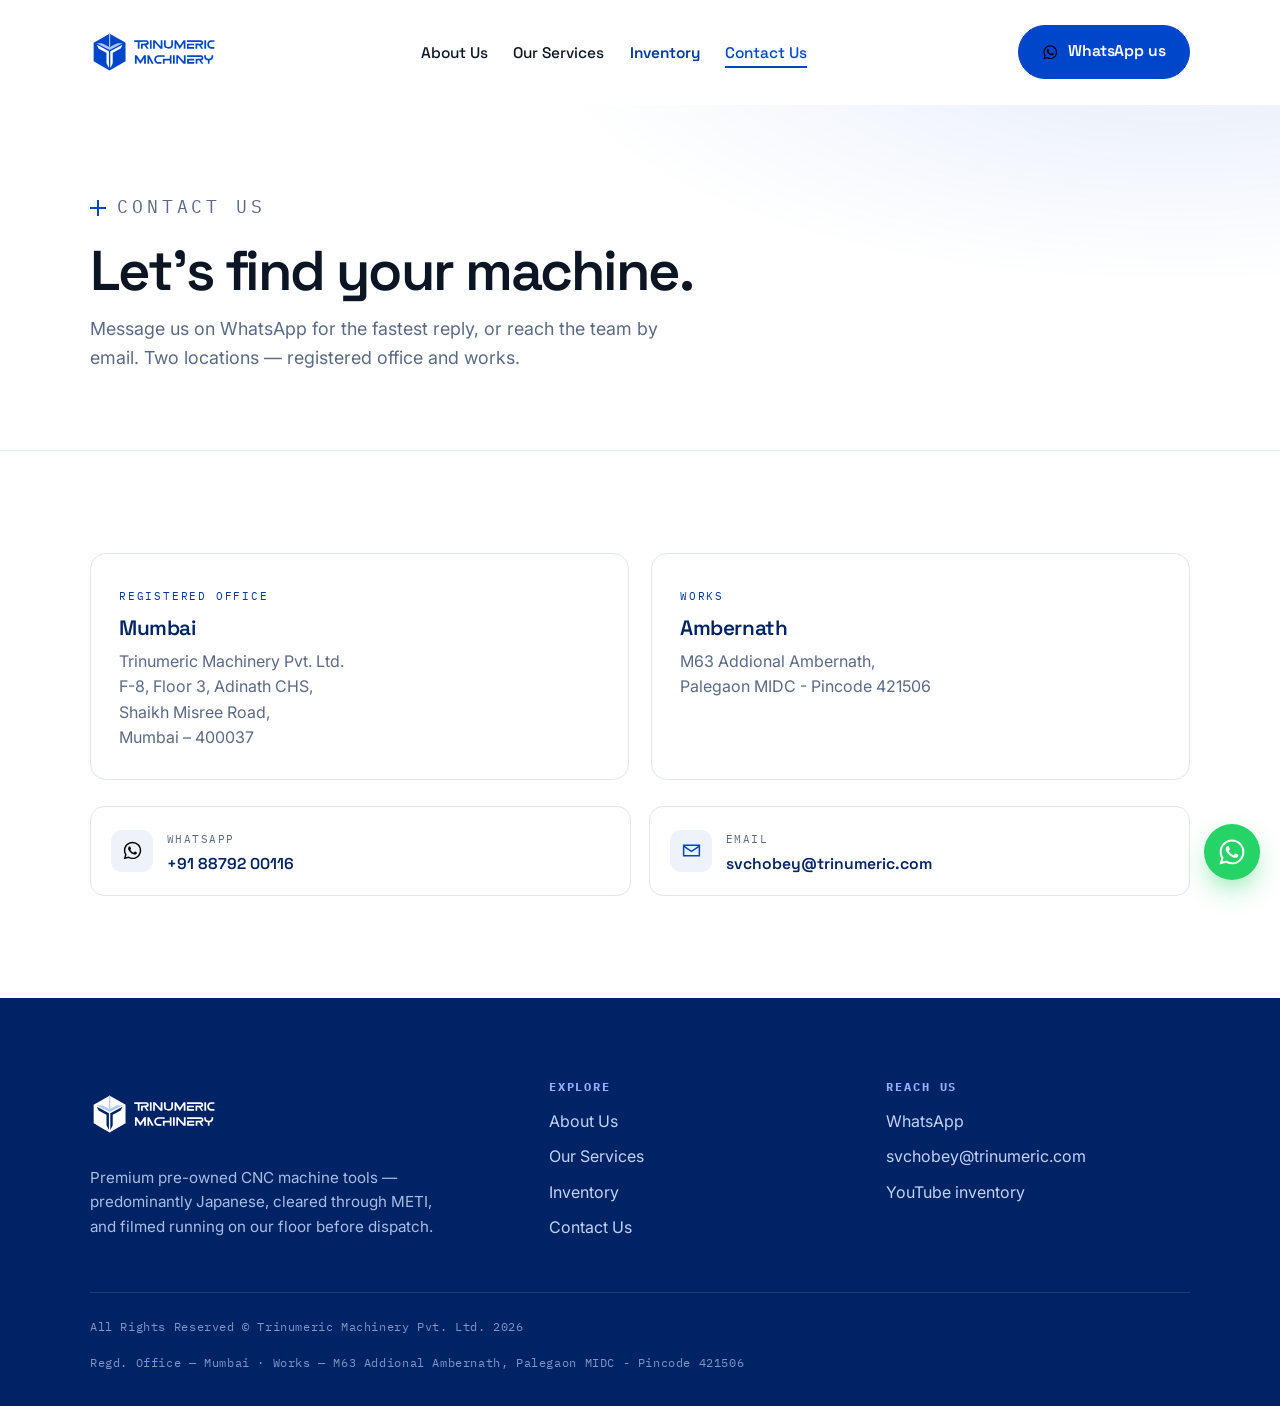
<file: contactus.html>
<!DOCTYPE html><html lang="en"><head><meta charset="utf-8"><meta name="viewport" content="width=device-width,initial-scale=1"><title>Contact Us — Trinumeric Machinery</title><meta name="description" content="Contact Trinumeric Machinery — WhatsApp, email, and our Mumbai registered office and Ambernath works."><link rel="preconnect" href="https://fonts.googleapis.com"><link rel="preconnect" href="https://fonts.gstatic.com" crossorigin><link href="https://fonts.googleapis.com/css2?family=Space+Grotesk:wght@400;500;600;700&family=Inter:wght@400;500;600&family=IBM+Plex+Mono:wght@400;500&display=swap" rel="stylesheet"><link rel="icon" type="image/png" href="images/favicon-96x96.png" sizes="96x96"><link rel="icon" type="image/svg+xml" href="images/favicon.svg"><link rel="shortcut icon" href="images/favicon.ico"><link rel="apple-touch-icon" sizes="180x180" href="images/apple-touch-icon.png"><meta name="apple-mobile-web-app-title" content="Trinumeric"><link rel="manifest" href="site.webmanifest"><meta name="theme-color" content="#002366"><style>
:root{
  --navy:#002366; --blue:#0046CB; --blue-2:#2a6bff;
  --orange:#0046CB; --orange-ink:#0037a3;
  --ink:#0c1524; --steel:#5a6a86; --line:#dfe5f2;
  --paper:#f4f6fc; --paper-2:#eef2fb; --white:#ffffff;
  --shadow:0 18px 50px -24px rgba(0,35,102,.45);
  --shadow-sm:0 8px 24px -14px rgba(0,35,102,.4);
  --r:14px; --maxw:1180px;
  --mono:"IBM Plex Mono",ui-monospace,SFMono-Regular,Menlo,monospace;
  --disp:"Space Grotesk",system-ui,sans-serif;
  --body:"Inter",system-ui,-apple-system,Segoe UI,Roboto,sans-serif;
}
*{box-sizing:border-box}
html{scroll-behavior:smooth}
body{
  margin:0;font-family:var(--body);color:var(--ink);background:var(--white);
  line-height:1.6;-webkit-font-smoothing:antialiased;overflow-x:hidden;
}
a{color:var(--blue);text-decoration:none}
img{max-width:100%;display:block}
h1,h2,h3{font-family:var(--disp);font-weight:600;letter-spacing:-.02em;line-height:1.05;margin:0}
p{margin:0 0 1em}
.wrap{max-width:var(--maxw);margin:0 auto;padding:0 clamp(18px,4vw,40px)}
.section{padding:clamp(56px,8vw,104px) 0}
.section--paper{background:
   radial-gradient(120% 90% at 100% 0,rgba(0,70,203,.05),transparent 60%),var(--paper)}

/* ---- readout eyebrow ---- */
.eyebrow{
  font-family:var(--mono);font-size:.72rem;letter-spacing:.22em;text-transform:uppercase;
  color:var(--blue);display:inline-flex;align-items:center;gap:.6em;margin:0 0 1.1em
}
.eyebrow::before{
  content:"";width:16px;height:16px;flex:none;
  background:
    linear-gradient(var(--orange),var(--orange)) center/100% 2px no-repeat,
    linear-gradient(var(--orange),var(--orange)) center/2px 100% no-repeat;
  transform:rotate(0deg)
}
.eyebrow.gap{color:var(--steel)}

/* ---- buttons ---- */
.btn{
  --bg:var(--navy);--fg:#fff;
  font-family:var(--disp);font-weight:600;font-size:.98rem;letter-spacing:-.01em;
  display:inline-flex;align-items:center;gap:.6em;padding:.85em 1.5em;border-radius:999px;
  background:var(--bg);color:var(--fg);border:1.5px solid var(--bg);cursor:pointer;
  transition:transform .18s ease,background .18s ease,border-color .18s,color .18s,box-shadow .18s;
}
.btn svg{width:1.05em;height:1.05em}
.btn:hover{transform:translateY(-2px);background:var(--blue);border-color:var(--blue);box-shadow:var(--shadow-sm)}
.btn--orange{--bg:var(--orange)}
.btn--orange:hover{background:var(--orange-ink);border-color:var(--orange-ink)}
.btn--ghost{background:transparent;color:var(--navy);border-color:var(--line)}
.btn--ghost:hover{background:transparent;color:var(--blue);border-color:var(--blue);box-shadow:none}
.btn--wa{--bg:#1faf52}
.btn--wa:hover{background:#178e42;border-color:#178e42}

/* ---- top nav ---- */
.nav{position:sticky;top:0;z-index:60;background:rgba(255,255,255,.82);
  backdrop-filter:saturate(1.4) blur(12px);border-bottom:1px solid transparent;transition:border-color .2s,box-shadow .2s}
.nav.scrolled{border-color:var(--line);box-shadow:0 6px 24px -20px rgba(0,35,102,.6)}
.nav-inner{display:flex;align-items:center;justify-content:space-between;height:104px}
.brand{display:flex;align-items:center;gap:.6em;color:var(--navy)}
.brand img{height:72px;width:auto}
.brand-fallback{font-family:var(--disp);font-weight:700;font-size:1.6rem;letter-spacing:-.03em;color:var(--navy);display:flex;align-items:center;gap:.55em}
.brand-fallback b{color:var(--blue)}
.brand-fallback .tick{width:15px;height:15px;border:2.5px solid var(--orange);border-radius:3px;display:inline-block;transform:rotate(45deg)}
.nav-links{display:flex;align-items:center;gap:clamp(14px,2vw,30px);list-style:none;margin:0;padding:0}
.nav-links a{font-family:var(--disp);font-weight:500;font-size:.96rem;color:var(--ink);padding:.3em 0;position:relative}
.nav-links a::after{content:"";position:absolute;left:0;right:100%;bottom:-2px;height:2px;background:var(--blue);transition:right .22s ease}
.nav-links a:hover::after,.nav-links a.active::after{right:0}
.nav-links a.active{color:var(--blue)}
.nav-links a.inv{color:var(--orange-ink);font-weight:600}
.nav-links a.inv::after{background:var(--orange)}
.nav-links a.inv.active{color:var(--orange-ink)}
.nav-cta{margin-left:8px}
.nav-toggle{display:none;background:none;border:0;cursor:pointer;padding:8px;color:var(--navy)}
.nav-toggle svg{width:26px;height:26px}

/* mobile menu */
.mmenu{position:fixed;inset:0;z-index:70;background:linear-gradient(160deg,#00184d,#002366 60%,#001a52);
  color:#fff;display:flex;flex-direction:column;padding:26px clamp(20px,6vw,42px);
  transform:translateY(-100%);transition:transform .38s cubic-bezier(.5,0,.2,1);visibility:hidden}
.mmenu.open{transform:none;visibility:visible}
.mmenu-top{display:flex;justify-content:space-between;align-items:center}
.mmenu-close{background:none;border:0;color:#fff;cursor:pointer;padding:8px}
.mmenu-close svg{width:28px;height:28px}
.mmenu nav{display:flex;flex-direction:column;gap:6px;margin-top:8vh}
.mmenu nav a{font-family:var(--disp);font-weight:600;font-size:clamp(1.8rem,7vw,2.6rem);color:#fff;
  padding:.25em 0;border-bottom:1px solid rgba(255,255,255,.12);letter-spacing:-.02em}
.mmenu nav a.inv{color:#7fa6ff}
.mmenu-foot{margin-top:auto;font-family:var(--mono);font-size:.8rem;color:#9db0d8;letter-spacing:.04em}
.mmenu-foot a{color:#cfe0ff}

/* ---- hero ---- */
.hero{position:relative;background:
   radial-gradient(90% 120% at 88% -10%,rgba(0,70,203,.10),transparent 55%),
   linear-gradient(180deg,#fff, #fff 60%, var(--paper));overflow:hidden}
.hero-grid{display:grid;grid-template-columns:1.05fr .95fr;gap:clamp(28px,5vw,64px);
  align-items:center;padding:clamp(46px,7vw,86px) 0 clamp(52px,8vw,92px)}
.hero h1{font-size:clamp(2.5rem,6.2vw,4.4rem);letter-spacing:-.035em}
.hero h1 .hl{color:var(--blue);position:relative;white-space:nowrap}
.hero .lead{font-size:clamp(1.06rem,1.7vw,1.28rem);color:var(--steel);max-width:38ch;margin:1.2em 0 1.8em}
.hero-cta{display:flex;flex-wrap:wrap;gap:12px}
.hero-tags{margin-top:2.2em;display:flex;flex-wrap:wrap;gap:10px;font-family:var(--mono);
  font-size:.72rem;letter-spacing:.14em;text-transform:uppercase;color:var(--steel)}
.hero-tags span{border:1px solid var(--line);border-radius:999px;padding:.5em 1em;background:#fff}
.hero-tags b{color:var(--navy);font-weight:600}

/* engineered figure (signature) */
.figure{position:relative;aspect-ratio:1/1;max-width:520px;margin-inline:auto;width:100%}
.figure svg{width:100%;height:100%;overflow:visible}
.spin{transform-origin:255px 255px;animation:spin 26s linear infinite}
@keyframes spin{to{transform:rotate(360deg)}}
.draw{stroke-dasharray:1;stroke-dashoffset:1;animation:draw 1.3s ease forwards}
.draw.d2{animation-delay:.18s}.draw.d3{animation-delay:.34s}.draw.d4{animation-delay:.5s}
@keyframes draw{to{stroke-dashoffset:0}}
.callout{font-family:var(--mono);font-size:11px;fill:var(--steel);letter-spacing:.06em}
.callout--o{fill:var(--orange-ink)}
.fade-up{opacity:0;transform:translateY(14px);animation:fadeUp .7s ease forwards}
@keyframes fadeUp{to{opacity:1;transform:none}}

/* ---- spec strip ---- */
.specstrip{display:grid;grid-template-columns:repeat(4,1fr);border-top:1px solid var(--line);
  border-bottom:1px solid var(--line);background:#fff}
.spec{padding:26px clamp(14px,2vw,30px);border-left:1px solid var(--line)}
.spec:first-child{border-left:0}
.spec .k{font-family:var(--mono);font-size:.7rem;letter-spacing:.16em;text-transform:uppercase;color:var(--orange-ink)}
.spec .v{font-family:var(--disp);font-weight:600;font-size:clamp(1.15rem,2vw,1.5rem);color:var(--navy);margin-top:.35em;line-height:1.1}
.spec .n{color:var(--steel);font-size:.9rem;margin-top:.3em}

/* ---- section head ---- */
.shead{max-width:60ch;margin-bottom:clamp(30px,4vw,52px)}
.shead h2{font-size:clamp(1.8rem,3.6vw,2.7rem)}
.shead p{color:var(--steel);font-size:1.08rem;margin-top:.7em}
.shead--wide{max-width:72ch}

/* ---- cards (what we do) ---- */
.cards{display:grid;grid-template-columns:repeat(3,1fr);gap:20px}
.card{background:#fff;border:1px solid var(--line);border-radius:var(--r);padding:28px;position:relative;
  transition:transform .2s ease,box-shadow .2s ease,border-color .2s}
.card:hover{transform:translateY(-4px);box-shadow:var(--shadow);border-color:#cdd8ef}
.card .idx{font-family:var(--mono);font-size:.72rem;letter-spacing:.14em;color:var(--blue)}
.card h3{font-size:1.28rem;margin:.7em 0 .4em}
.card p{color:var(--steel);margin:0}
.card .ic{width:44px;height:44px;border-radius:11px;display:grid;place-items:center;
  background:linear-gradient(140deg,#eaf0ff,#dbe6ff);color:var(--blue);margin-bottom:14px}
.card .ic svg{width:23px;height:23px}

/* ---- why (split) ---- */
.split{display:grid;grid-template-columns:.9fr 1.1fr;gap:clamp(30px,5vw,68px);align-items:center}
.why{list-style:none;margin:0;padding:0;display:grid;gap:2px}
.why li{display:flex;gap:16px;padding:20px 0;border-bottom:1px solid var(--line)}
.why li:first-child{border-top:1px solid var(--line)}
.why .no{font-family:var(--mono);font-size:.8rem;color:var(--orange-ink);padding-top:3px;min-width:34px}
.why h3{font-size:1.16rem;margin-bottom:.25em}
.why p{color:var(--steel);margin:0;font-size:.98rem}
.panel{background:linear-gradient(155deg,#00184d,#002366 55%,#0037a3);color:#fff;border-radius:20px;
  padding:clamp(26px,4vw,40px);box-shadow:var(--shadow);position:relative;overflow:hidden}
.panel::after{content:"";position:absolute;inset:0;background:
  repeating-linear-gradient(0deg,transparent 0 34px,rgba(255,255,255,.045) 34px 35px),
  repeating-linear-gradient(90deg,transparent 0 34px,rgba(255,255,255,.045) 34px 35px);pointer-events:none}
.panel .eyebrow{color:#8fb0ff}
.panel h3{color:#fff;font-size:clamp(1.4rem,2.6vw,1.9rem);position:relative}
.panel p{color:#c3d3f5;position:relative}
.panel .live{display:inline-flex;align-items:center;gap:.5em;font-family:var(--mono);font-size:.74rem;
  letter-spacing:.14em;text-transform:uppercase;color:#9db8ff;margin-bottom:1em;position:relative}
.panel .dot{width:9px;height:9px;border-radius:50%;background:var(--orange);box-shadow:0 0 0 0 rgba(0,70,203,.6);animation:pulse 2s infinite}
@keyframes pulse{70%{box-shadow:0 0 0 10px rgba(0,70,203,0)}100%{box-shadow:0 0 0 0 rgba(0,70,203,0)}}

/* ---- clients ---- */
.clients{text-align:center}
.clients .named{font-family:var(--disp);font-weight:600;color:var(--navy);font-size:clamp(1.2rem,2.4vw,1.7rem);
  letter-spacing:-.01em;margin:0 auto 1.4em;max-width:24ch;line-height:1.25}
.clients .named u{text-decoration:none;color:var(--blue)}
.logos{display:flex;flex-wrap:wrap;gap:14px;justify-content:center;align-items:center}
.logos .lg{height:70px;min-width:130px;display:grid;place-items:center;padding:0 22px;background:#fff;
  border:1px solid var(--line);border-radius:12px;filter:grayscale(1);opacity:.85;transition:.2s}
.logos .lg:hover{filter:none;opacity:1;border-color:#cdd8ef}
.logos .lg img{max-height:40px;width:auto}
.logos .lg .txt{font-family:var(--disp);font-weight:600;color:var(--steel);font-size:.95rem}

/* ---- CTA band ---- */
.ctaband{background:linear-gradient(120deg,var(--navy),#003ba6);color:#fff;border-radius:24px;
  padding:clamp(34px,5vw,60px);display:grid;grid-template-columns:1.4fr auto;gap:28px;align-items:center;
  box-shadow:var(--shadow);position:relative;overflow:hidden}
.ctaband::before{content:"";position:absolute;right:-60px;top:-60px;width:260px;height:260px;border-radius:50%;
  background:radial-gradient(circle,rgba(0,70,203,.5),transparent 65%);filter:blur(10px)}
.ctaband h2{font-size:clamp(1.7rem,3.2vw,2.5rem);color:#fff;position:relative}
.ctaband p{color:#c3d3f5;margin:.6em 0 0;position:relative;max-width:46ch}
.ctaband .btns{display:flex;gap:12px;flex-wrap:wrap;position:relative}

/* ---- auto-scroll logo marquee ---- */
.marquee{position:relative;overflow:hidden;padding:6px 0;
  -webkit-mask-image:linear-gradient(90deg,transparent,#000 8%,#000 92%,transparent);
          mask-image:linear-gradient(90deg,transparent,#000 8%,#000 92%,transparent)}
.marquee-track{display:flex;width:max-content;gap:14px;animation:marq 34s linear infinite}
.marquee:hover .marquee-track{animation-play-state:paused}
@keyframes marq{from{transform:translateX(0)}to{transform:translateX(-50%)}}
.marquee-track.rev{animation:marqrev 38s linear infinite}
@keyframes marqrev{from{transform:translateX(-50%)}to{transform:translateX(0)}}
.marquee .lg .wordmark{font-family:var(--disp);font-weight:600;font-size:1.02rem;color:var(--navy);
  letter-spacing:-.01em;text-align:center;line-height:1.2;white-space:nowrap}
.marquee .lg{height:96px;min-width:190px;display:grid;place-items:center;padding:0 26px;background:#fff;
  border:1px solid var(--line);border-radius:12px;filter:grayscale(1);opacity:.78;transition:.25s;flex:none}
.marquee .lg:hover{filter:none;opacity:1;border-color:#cdd8ef;box-shadow:var(--shadow-sm)}
.marquee .lg img{max-height:46px;max-width:150px;width:auto;object-fit:contain}

/* ---- video carousel ---- */
.vcar{position:relative;margin-top:8px}
.vtrack{display:flex;gap:20px;overflow-x:auto;scroll-snap-type:x mandatory;padding:6px 2px 18px;
  scrollbar-width:thin;scroll-behavior:smooth}
.vtrack::-webkit-scrollbar{height:6px}
.vtrack::-webkit-scrollbar-thumb{background:#c9d5ef;border-radius:99px}
.vcard{flex:0 0 clamp(260px,30vw,340px);scroll-snap-align:start;background:#fff;border:1px solid var(--line);
  border-radius:16px;overflow:hidden;transition:transform .2s,box-shadow .2s,border-color .2s;display:block;color:inherit}
.vcard:hover{transform:translateY(-4px);box-shadow:var(--shadow);border-color:#cdd8ef}
.vthumb{position:relative;aspect-ratio:16/9;background:#0b1a3a;overflow:hidden}
.vcard.short .vthumb{aspect-ratio:9/13}
.vthumb img{width:100%;height:100%;object-fit:cover}
.vthumb .pl{position:absolute;inset:0;display:grid;place-items:center;background:rgba(0,20,60,.18);transition:.2s}
.vcard:hover .vthumb .pl{background:rgba(0,20,60,.32)}
.vthumb .pl span{width:56px;height:56px;border-radius:50%;background:var(--blue);display:grid;place-items:center;
  box-shadow:0 10px 30px -10px rgba(0,70,203,.8)}
.vthumb .pl svg{width:22px;height:22px;fill:#fff;margin-left:3px}
.vmeta{padding:16px 18px 20px}
.vmeta .cat{font-family:var(--mono);font-size:.66rem;letter-spacing:.14em;text-transform:uppercase;color:var(--blue)}
.vmeta h3{font-size:1.05rem;margin:.45em 0 0;line-height:1.2}
.vnav{display:flex;gap:10px;justify-content:flex-end;margin-top:4px}
.vnav button{width:42px;height:42px;border-radius:50%;border:1px solid var(--line);background:#fff;cursor:pointer;
  display:grid;place-items:center;color:var(--navy);transition:.2s}
.vnav button:hover{border-color:var(--blue);color:var(--blue);box-shadow:var(--shadow-sm)}
.vnav svg{width:19px;height:19px}

/* ---- about page media ---- */
.amedia{border-radius:16px;overflow:hidden;border:1px solid var(--line);background:var(--paper-2);position:relative}
.amedia img{width:100%;height:100%;object-fit:cover;display:block}
.amedia .ph-fb{aspect-ratio:4/3;display:flex;flex-direction:column;justify-content:space-between;padding:16px;
  background:repeating-linear-gradient(45deg,#eef2fb 0 12px,#e7edf9 12px 24px)}
.amedia .ph-fb .tag{font-family:var(--mono);font-size:.66rem;letter-spacing:.14em;text-transform:uppercase;color:var(--blue)}
.acap{color:var(--steel);font-size:.9rem;margin:.7em 0 0;text-align:center}
.agrid2x2{display:grid;grid-template-columns:repeat(2,1fr);gap:clamp(18px,2.5vw,26px)}
@media(max-width:640px){.agrid2x2{grid-template-columns:1fr}}
.agrid3{display:grid;grid-template-columns:repeat(3,1fr);gap:20px}
.agrid2{display:grid;grid-template-columns:repeat(2,1fr);gap:20px}
@media(max-width:900px){.agrid3,.agrid2{grid-template-columns:1fr 1fr}}
@media(max-width:640px){.agrid3,.agrid2{grid-template-columns:1fr}}

/* ---- generic prose page ---- */
.pagehead{background:
  radial-gradient(90% 130% at 92% -20%,rgba(0,70,203,.10),transparent 55%),var(--white);
  border-bottom:1px solid var(--line)}
.pagehead .wrap{padding-top:clamp(40px,6vw,74px);padding-bottom:clamp(36px,5vw,60px)}
.pagehead h1{font-size:clamp(2.2rem,5vw,3.5rem);letter-spacing:-.035em}
.pagehead p{color:var(--steel);font-size:1.12rem;max-width:56ch;margin-top:.8em}
.prose{max-width:64ch;font-size:1.08rem;color:#243146}
.prose h2{font-size:clamp(1.5rem,3vw,2rem);margin:1.6em 0 .5em;color:var(--navy)}
.prose h2:first-child{margin-top:0}
.prose .hl{color:var(--blue);font-weight:600}
.prose ul{padding-left:0;list-style:none;margin:1em 0}
.prose ul li{position:relative;padding:.35em 0 .35em 1.9em;border-bottom:1px dashed var(--line)}
.prose ul li::before{content:"";position:absolute;left:0;top:.95em;width:12px;height:12px;
  border:2px solid var(--orange);border-radius:3px;transform:rotate(45deg)}

/* ---- customer chips ---- */
.chips{display:flex;flex-wrap:wrap;gap:10px;margin:1.4em 0}
.chip{font-family:var(--disp);font-weight:500;font-size:.98rem;color:var(--navy);background:var(--paper-2);
  border:1px solid var(--line);border-radius:999px;padding:.5em 1.1em}

/* ---- services ---- */
.svc{display:grid;grid-template-columns:repeat(3,1fr);gap:20px}
.svc .card h3{font-size:1.22rem}
.projects{display:grid;grid-template-columns:repeat(3,1fr);gap:22px}
.project{border:1px solid var(--line);border-radius:16px;overflow:hidden;background:#fff;
  transition:transform .2s,box-shadow .2s,border-color .2s;display:flex;flex-direction:column}
.project:hover{transform:translateY(-4px);box-shadow:var(--shadow);border-color:#cdd8ef}
.project .ph{aspect-ratio:4/3;background:var(--paper-2);position:relative;overflow:hidden}
.project .ph img{width:100%;height:100%;object-fit:cover}
.project .ph .fb{position:absolute;inset:0;display:flex;flex-direction:column;justify-content:space-between;
  padding:16px;background:
   repeating-linear-gradient(45deg,#eef2fb 0 12px,#e7edf9 12px 24px)}
.project .ph .fb .tag{font-family:var(--mono);font-size:.66rem;letter-spacing:.14em;text-transform:uppercase;color:var(--blue)}
.project .ph .fb .mk{align-self:flex-end;color:#9fb0d3}
.project .ph .fb .mk svg{width:40px;height:40px}
.project .meta{padding:18px 20px 22px;display:flex;flex-direction:column;gap:.4em;flex:1}
.project .cat{font-family:var(--mono);font-size:.68rem;letter-spacing:.14em;text-transform:uppercase;color:var(--orange-ink)}
.project h3{font-size:1.12rem;line-height:1.15}
.project p{color:var(--steel);font-size:.94rem;margin:0}
.project .soon{margin-top:auto;font-family:var(--mono);font-size:.68rem;letter-spacing:.1em;color:var(--steel);
  text-transform:uppercase;padding-top:.6em}

/* ---- inventory ---- */
.invhero{display:grid;grid-template-columns:1.1fr .9fr;gap:clamp(30px,5vw,60px);align-items:center}
.invlist{list-style:none;margin:1.4em 0 2em;padding:0;display:grid;gap:2px}
.invlist li{display:flex;gap:14px;align-items:flex-start;padding:14px 0;border-bottom:1px solid var(--line);
  font-size:1.05rem;color:#243146}
.invlist li:first-child{border-top:1px solid var(--line)}
.invlist .x{font-family:var(--mono);color:var(--blue);font-size:.82rem;padding-top:3px}
.ytcard{background:linear-gradient(155deg,#00184d,#002366);border-radius:20px;padding:clamp(26px,4vw,40px);
  color:#fff;box-shadow:var(--shadow);position:relative;overflow:hidden}
.ytcard::after{content:"";position:absolute;inset:0;background:
  repeating-linear-gradient(90deg,transparent 0 30px,rgba(255,255,255,.05) 30px 31px);pointer-events:none}
.ytcard .live{display:inline-flex;align-items:center;gap:.5em;font-family:var(--mono);font-size:.74rem;
  letter-spacing:.14em;text-transform:uppercase;color:#9db8ff;margin-bottom:1em;position:relative}
.ytcard h3{color:#fff;font-size:clamp(1.3rem,2.6vw,1.8rem);position:relative}
.ytcard p{color:#c3d3f5;position:relative}
.ytplay{width:64px;height:64px;border-radius:50%;background:var(--orange);display:grid;place-items:center;
  margin-bottom:18px;position:relative;box-shadow:0 10px 30px -10px rgba(0,70,203,.7)}
.ytplay svg{width:26px;height:26px;fill:#fff;margin-left:3px}

/* ---- contact ---- */
.contact-grid{display:grid;grid-template-columns:repeat(2,1fr);gap:22px}
.office{background:#fff;border:1px solid var(--line);border-radius:16px;padding:28px;position:relative;overflow:hidden}
.office .tag{font-family:var(--mono);font-size:.7rem;letter-spacing:.16em;text-transform:uppercase;color:var(--orange-ink)}
.office h3{font-size:1.3rem;margin:.5em 0 .4em;color:var(--navy)}
.office address{font-style:normal;color:var(--steel);line-height:1.6}
.reach{display:grid;grid-template-columns:repeat(3,1fr);gap:18px;margin-top:26px}
.reach a{display:flex;gap:14px;align-items:center;background:#fff;border:1px solid var(--line);border-radius:14px;
  padding:18px 20px;color:var(--navy);transition:.2s}
.reach a:hover{border-color:var(--blue);transform:translateY(-3px);box-shadow:var(--shadow-sm)}
.reach .ic{width:42px;height:42px;border-radius:11px;display:grid;place-items:center;background:var(--paper-2);color:var(--blue);flex:none}
.reach .ic svg{width:21px;height:21px}
.reach .k{font-family:var(--mono);font-size:.66rem;letter-spacing:.14em;text-transform:uppercase;color:var(--steel)}
.reach .v{font-family:var(--disp);font-weight:600;font-size:.98rem;word-break:break-word}

/* ---- footer ---- */
.foot{background:var(--navy);color:#c3d3f5;padding:clamp(48px,7vw,80px) 0 34px;position:relative}
.foot-grid{display:grid;grid-template-columns:1.4fr 1fr 1fr;gap:34px;padding-bottom:38px;border-bottom:1px solid rgba(255,255,255,.12)}
.foot .brand-fallback{color:#fff}.foot .brand-fallback b{color:#7fa6ff}
.foot h4{font-family:var(--mono);font-size:.72rem;letter-spacing:.16em;text-transform:uppercase;color:#8fb0ff;margin:0 0 1.1em}
.foot p{color:#a9bde3;font-size:.95rem;max-width:36ch}
.foot ul{list-style:none;margin:0;padding:0;display:grid;gap:.6em}
.foot ul a{color:#c3d3f5}.foot ul a:hover{color:#fff}
.foot-bottom{display:flex;justify-content:space-between;align-items:center;gap:16px;flex-wrap:wrap;padding-top:24px;
  font-family:var(--mono);font-size:.76rem;letter-spacing:.05em;color:#7f95c4}

/* ---- floats ---- */
.wa-float{position:fixed;right:20px;bottom:20px;z-index:55;width:56px;height:56px;border-radius:50%;
  background:#25d366;display:grid;place-items:center;box-shadow:0 12px 30px -8px rgba(37,211,102,.7);
  transition:transform .2s}
.wa-float:hover{transform:scale(1.08)}
.wa-float svg{width:30px;height:30px;fill:#fff}
.totop{position:fixed;right:20px;bottom:86px;z-index:55;width:46px;height:46px;border-radius:12px;
  background:var(--white);border:1px solid var(--line);display:grid;place-items:center;cursor:pointer;
  box-shadow:var(--shadow-sm);opacity:0;pointer-events:none;transform:translateY(8px);transition:.25s}
.totop.show{opacity:1;pointer-events:auto;transform:none}
.totop svg{width:20px;height:20px;stroke:var(--navy)}

/* ---- responsive ---- */
@media(max-width:900px){
  .hero-grid,.split,.invhero{grid-template-columns:1fr}
  .figure{order:-1;max-width:400px}
  .cards,.svc,.projects{grid-template-columns:repeat(2,1fr)}
  .specstrip{grid-template-columns:repeat(2,1fr)}
  .spec:nth-child(3){border-left:0}
  .spec:nth-child(-n+2){border-bottom:1px solid var(--line)}
  .ctaband,.contact-grid,.reach{grid-template-columns:1fr}
  .foot-grid{grid-template-columns:1fr 1fr}
}
@media(max-width:640px){
  .nav-links{display:none}.nav-cta{display:none}.nav-toggle{display:inline-flex}
  .cards,.svc,.projects{grid-template-columns:1fr}
  .foot-grid{grid-template-columns:1fr}
  .specstrip{grid-template-columns:1fr}
  .spec{border-left:0;border-bottom:1px solid var(--line)}
}
:focus-visible{outline:3px solid var(--blue-2);outline-offset:2px;border-radius:4px}
@media(prefers-reduced-motion:reduce){
  *{animation:none!important;transition:none!important;scroll-behavior:auto}
  .draw{stroke-dashoffset:0}.fade-up,.hero-grid *{opacity:1;transform:none}
}
</style></head><body><header class="nav" id="nav"><div class="wrap"><div class="nav-inner"><a class="brand" href="index.html" aria-label="Trinumeric Machinery — home"><img src="images/Blogo.svg" alt="Trinumeric Machinery" onerror="this.style.display='none';this.nextElementSibling.style.display='flex';"><span class="brand-fallback" style="display:none"><i class="tick"></i>TRI<b>NUMERIC</b></span></a><ul class="nav-links"><li><a href="about.html">About Us</a></li><li><a href="services.html">Our Services</a></li><li><a href="inventory.html" class="inv">Inventory</a></li><li><a href="contactus.html" class="active">Contact Us</a></li></ul><a class="btn btn--orange nav-cta" href="https://wa.link/kkmf4v" target="_blank" rel="noopener"><svg viewBox="0 0 24 24" aria-hidden="true"><path d="M19.05 4.91A9.82 9.82 0 0012.04 2C6.58 2 2.13 6.45 2.13 11.91c0 1.75.46 3.45 1.32 4.95L2 22l5.25-1.38a9.9 9.9 0 004.78 1.22h.01c5.46 0 9.9-4.45 9.9-9.91 0-2.65-1.03-5.14-2.9-7.02zM12.04 20.15c-1.48 0-2.93-.4-4.2-1.15l-.3-.18-3.12.82.83-3.04-.2-.31a8.2 8.2 0 01-1.26-4.38c0-4.54 3.7-8.24 8.25-8.24 2.2 0 4.27.86 5.82 2.42a8.18 8.18 0 012.41 5.83c0 4.54-3.7 8.4-8.06 8.4zm4.52-6.16c-.25-.12-1.47-.72-1.69-.81-.23-.08-.39-.12-.56.12-.16.25-.64.81-.79.98-.14.16-.29.18-.54.06-.25-.12-1.05-.39-1.99-1.23-.74-.66-1.23-1.47-1.38-1.72-.14-.25-.02-.38.11-.51.11-.11.25-.29.37-.43.13-.15.17-.25.25-.42.08-.16.04-.31-.02-.43-.06-.12-.56-1.34-.76-1.84-.2-.48-.4-.42-.56-.42l-.48-.01c-.16 0-.43.06-.66.31-.22.25-.86.85-.86 2.07 0 1.22.89 2.4 1.01 2.56.12.16 1.75 2.67 4.25 3.74.59.26 1.05.41 1.41.52.59.19 1.13.16 1.56.1.48-.07 1.47-.6 1.68-1.18.21-.58.21-1.07.14-1.18-.06-.11-.22-.17-.47-.29z"/></svg>WhatsApp us</a><button class="nav-toggle" aria-label="Open menu" type="button"><svg viewBox="0 0 24 24" aria-hidden="true"><path d="M3 6h18M3 12h18M3 18h18" fill="none" stroke="currentColor" stroke-width="2" stroke-linecap="round"/></svg></button></div></div></header><div class="mmenu" id="mmenu"><div class="mmenu-top"><a class="brand" href="index.html" aria-label="Trinumeric Machinery — home"><img src="images/logo_d.svg" alt="Trinumeric Machinery" onerror="this.style.display='none';this.nextElementSibling.style.display='flex';"><span class="brand-fallback" style="display:none"><i class="tick"></i>TRI<b>NUMERIC</b></span></a><button class="mmenu-close" aria-label="Close menu" type="button"><svg viewBox="0 0 24 24" aria-hidden="true"><path d="M6 6l12 12M18 6L6 18" fill="none" stroke="currentColor" stroke-width="2" stroke-linecap="round"/></svg></button></div><nav><a href="about.html">About Us</a><a href="services.html">Our Services</a><a href="inventory.html" class="inv">Inventory</a><a href="contactus.html">Contact Us</a></nav><div class="mmenu-foot">TRINUMERIC MACHINERY PVT. LTD.<br><a href="https://wa.link/kkmf4v" target="_blank" rel="noopener">WhatsApp</a> · <a href="mailto:svchobey@trinumeric.com">svchobey@trinumeric.com</a></div></div><section class="pagehead"><div class="wrap"><p class="eyebrow">Contact us</p><h1>Let&rsquo;s find your machine.</h1><p>Message us on WhatsApp for the fastest reply, or reach the team by email. Two locations &mdash; registered office and works.</p></div></section><section class="section"><div class="wrap"><div class="contact-grid"><div class="office"><span class="tag">Registered office</span><h3>Mumbai</h3><address>Trinumeric Machinery Pvt. Ltd.<br>F-8, Floor 3, Adinath CHS,<br>Shaikh Misree Road,<br>Mumbai &ndash; 400037</address></div><div class="office"><span class="tag">Works</span><h3>Ambernath</h3><address>M63 Addional Ambernath,<br>Palegaon MIDC - Pincode 421506</address></div></div><div class="reach" style="grid-template-columns:repeat(2,1fr)"><a href="https://wa.link/kkmf4v" target="_blank" rel="noopener"><span class="ic"><svg viewBox="0 0 24 24" aria-hidden="true"><path d="M19.05 4.91A9.82 9.82 0 0012.04 2C6.58 2 2.13 6.45 2.13 11.91c0 1.75.46 3.45 1.32 4.95L2 22l5.25-1.38a9.9 9.9 0 004.78 1.22h.01c5.46 0 9.9-4.45 9.9-9.91 0-2.65-1.03-5.14-2.9-7.02zM12.04 20.15c-1.48 0-2.93-.4-4.2-1.15l-.3-.18-3.12.82.83-3.04-.2-.31a8.2 8.2 0 01-1.26-4.38c0-4.54 3.7-8.24 8.25-8.24 2.2 0 4.27.86 5.82 2.42a8.18 8.18 0 012.41 5.83c0 4.54-3.7 8.4-8.06 8.4zm4.52-6.16c-.25-.12-1.47-.72-1.69-.81-.23-.08-.39-.12-.56.12-.16.25-.64.81-.79.98-.14.16-.29.18-.54.06-.25-.12-1.05-.39-1.99-1.23-.74-.66-1.23-1.47-1.38-1.72-.14-.25-.02-.38.11-.51.11-.11.25-.29.37-.43.13-.15.17-.25.25-.42.08-.16.04-.31-.02-.43-.06-.12-.56-1.34-.76-1.84-.2-.48-.4-.42-.56-.42l-.48-.01c-.16 0-.43.06-.66.31-.22.25-.86.85-.86 2.07 0 1.22.89 2.4 1.01 2.56.12.16 1.75 2.67 4.25 3.74.59.26 1.05.41 1.41.52.59.19 1.13.16 1.56.1.48-.07 1.47-.6 1.68-1.18.21-.58.21-1.07.14-1.18-.06-.11-.22-.17-.47-.29z"/></svg></span><span><span class="k">WhatsApp</span><br><span class="v">+91 88792 00116</span></span></a><a href="mailto:svchobey@trinumeric.com"><span class="ic"><svg viewBox="0 0 24 24" aria-hidden="true"><path d="M3 6h18v12H3z" fill="none" stroke="currentColor" stroke-width="1.7"/><path d="M3 7l9 6 9-6" fill="none" stroke="currentColor" stroke-width="1.7"/></svg></span><span><span class="k">Email</span><br><span class="v">svchobey@trinumeric.com</span></span></a></div></div></section><footer class="foot"><div class="wrap"><div class="foot-grid"><div><a class="brand" style="margin-bottom:16px" href="index.html" aria-label="Trinumeric Machinery — home"><img src="images/logo_d.svg" alt="Trinumeric Machinery" onerror="this.style.display='none';this.nextElementSibling.style.display='flex';"><span class="brand-fallback" style="display:none"><i class="tick"></i>TRI<b>NUMERIC</b></span></a><p>Premium pre-owned CNC machine tools — predominantly Japanese, cleared through METI, and filmed running on our floor before dispatch.</p></div><div><h4>Explore</h4><ul><li><a href="about.html">About Us</a></li><li><a href="services.html">Our Services</a></li><li><a href="inventory.html">Inventory</a></li><li><a href="contactus.html">Contact Us</a></li></ul></div><div><h4>Reach us</h4><ul><li><a href="https://wa.link/kkmf4v" target="_blank" rel="noopener">WhatsApp</a></li><li><a href="mailto:svchobey@trinumeric.com">svchobey@trinumeric.com</a></li><li><a href="https://www.youtube.com/@TrinumericMachinery" target="_blank" rel="noopener">YouTube inventory</a></li></ul></div></div><div class="foot-bottom"><span>All Rights Reserved &copy; Trinumeric Machinery Pvt. Ltd. 2026</span><span>Regd. Office — Mumbai &middot; Works — M63 Addional Ambernath, Palegaon MIDC - Pincode 421506</span></div></div></footer><a class="wa-float" href="https://wa.link/kkmf4v" target="_blank" rel="noopener" aria-label="Chat on WhatsApp"><svg viewBox="0 0 24 24" aria-hidden="true"><path d="M19.05 4.91A9.82 9.82 0 0012.04 2C6.58 2 2.13 6.45 2.13 11.91c0 1.75.46 3.45 1.32 4.95L2 22l5.25-1.38a9.9 9.9 0 004.78 1.22h.01c5.46 0 9.9-4.45 9.9-9.91 0-2.65-1.03-5.14-2.9-7.02zM12.04 20.15c-1.48 0-2.93-.4-4.2-1.15l-.3-.18-3.12.82.83-3.04-.2-.31a8.2 8.2 0 01-1.26-4.38c0-4.54 3.7-8.24 8.25-8.24 2.2 0 4.27.86 5.82 2.42a8.18 8.18 0 012.41 5.83c0 4.54-3.7 8.4-8.06 8.4zm4.52-6.16c-.25-.12-1.47-.72-1.69-.81-.23-.08-.39-.12-.56.12-.16.25-.64.81-.79.98-.14.16-.29.18-.54.06-.25-.12-1.05-.39-1.99-1.23-.74-.66-1.23-1.47-1.38-1.72-.14-.25-.02-.38.11-.51.11-.11.25-.29.37-.43.13-.15.17-.25.25-.42.08-.16.04-.31-.02-.43-.06-.12-.56-1.34-.76-1.84-.2-.48-.4-.42-.56-.42l-.48-.01c-.16 0-.43.06-.66.31-.22.25-.86.85-.86 2.07 0 1.22.89 2.4 1.01 2.56.12.16 1.75 2.67 4.25 3.74.59.26 1.05.41 1.41.52.59.19 1.13.16 1.56.1.48-.07 1.47-.6 1.68-1.18.21-.58.21-1.07.14-1.18-.06-.11-.22-.17-.47-.29z"/></svg></a><button class="totop" id="totop" aria-label="Back to top" type="button"><svg viewBox="0 0 24 24" aria-hidden="true"><path d="M12 19V5M6 11l6-6 6 6" fill="none" stroke="currentColor" stroke-width="2" stroke-linecap="round" stroke-linejoin="round"/></svg></button><script>(function(){var n=document.getElementById("nav"),t=document.getElementById("totop");function sc(){var y=window.scrollY||document.documentElement.scrollTop||0;if(n)n.classList.toggle("scrolled",y>8);if(t)t.classList.toggle("show",y>500);}window.addEventListener("scroll",sc,{passive:true});sc();var mm=document.getElementById("mmenu"),tg=document.querySelector(".nav-toggle"),cl=document.querySelector(".mmenu-close");function open(){if(mm){mm.classList.add("open");document.body.style.overflow="hidden";}}function close(){if(mm){mm.classList.remove("open");document.body.style.overflow="";}}if(tg)tg.addEventListener("click",open);if(cl)cl.addEventListener("click",close);document.addEventListener("keydown",function(e){if(e.key==="Escape")close();});document.querySelectorAll(".mmenu nav a").forEach(function(a){a.addEventListener("click",close);});if(t)t.addEventListener("click",function(){window.scrollTo({top:0,behavior:"smooth"});});})();</script></body></html>
</file>
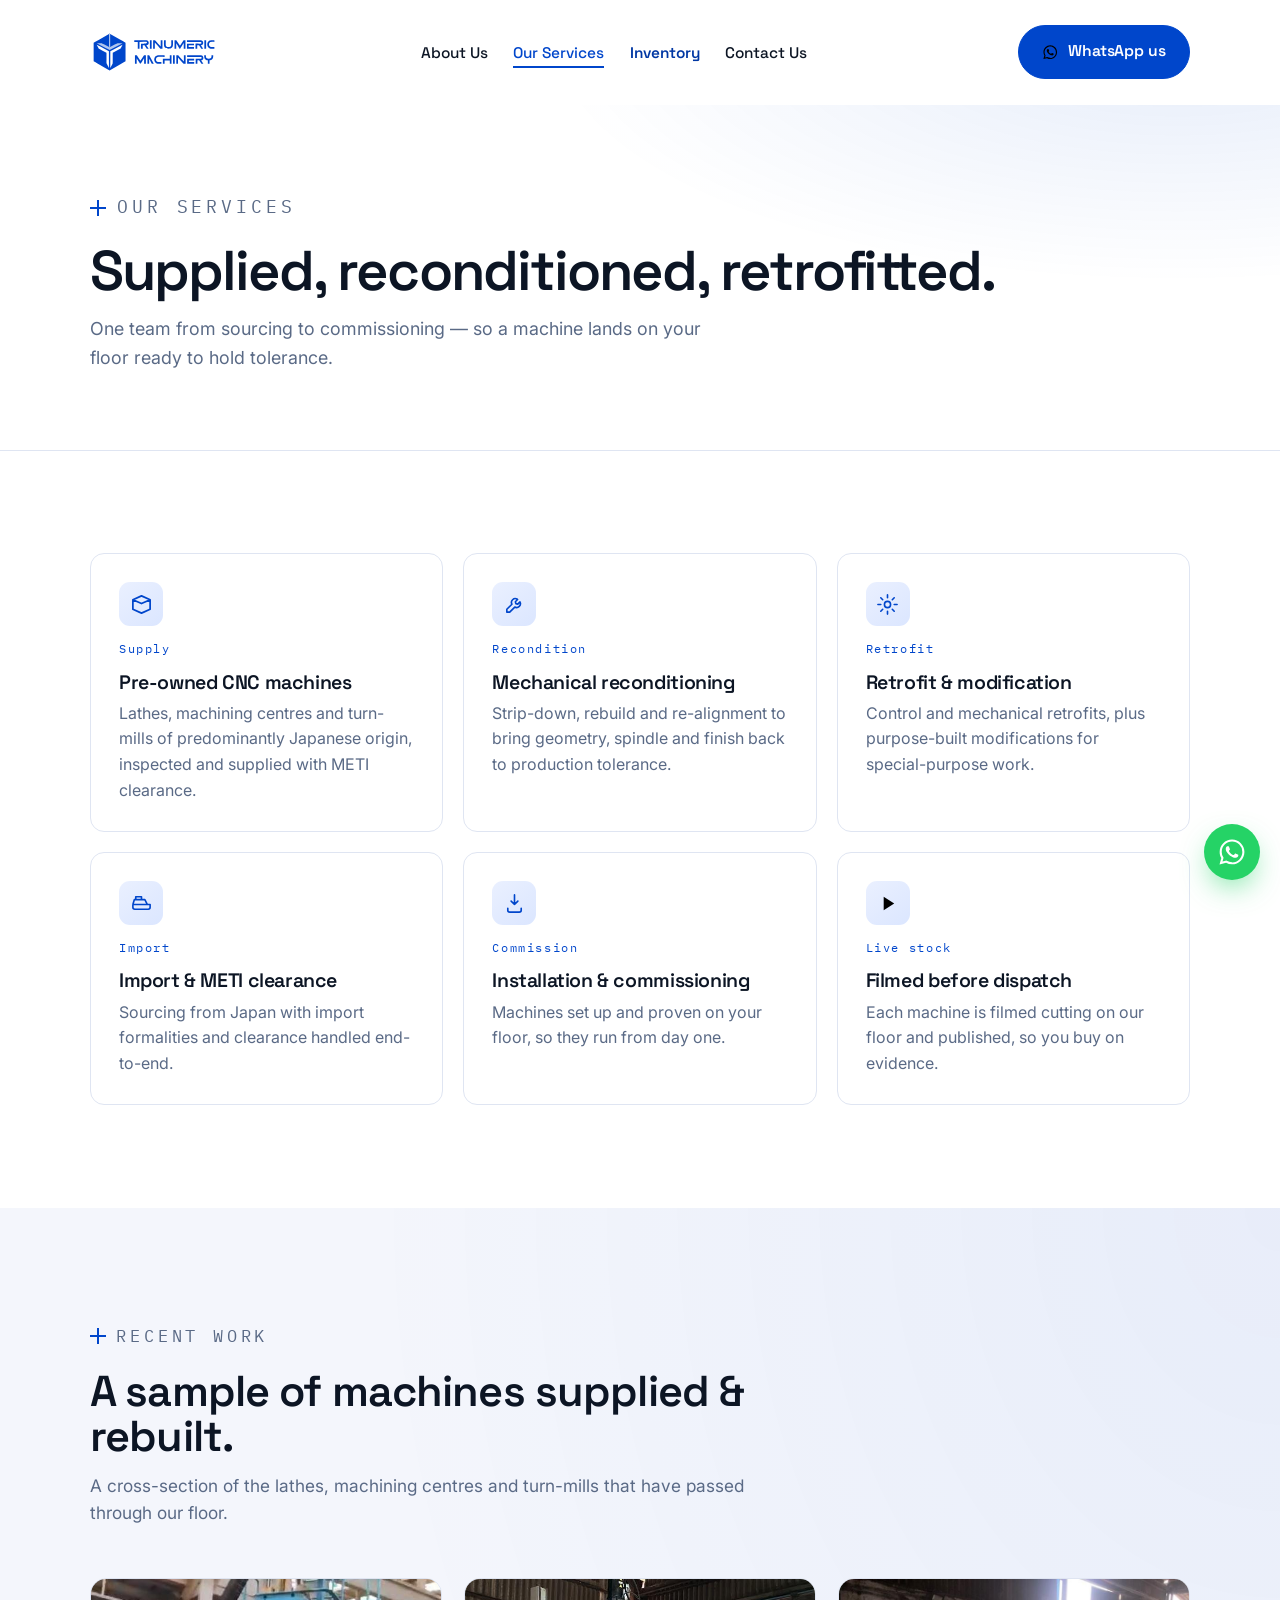
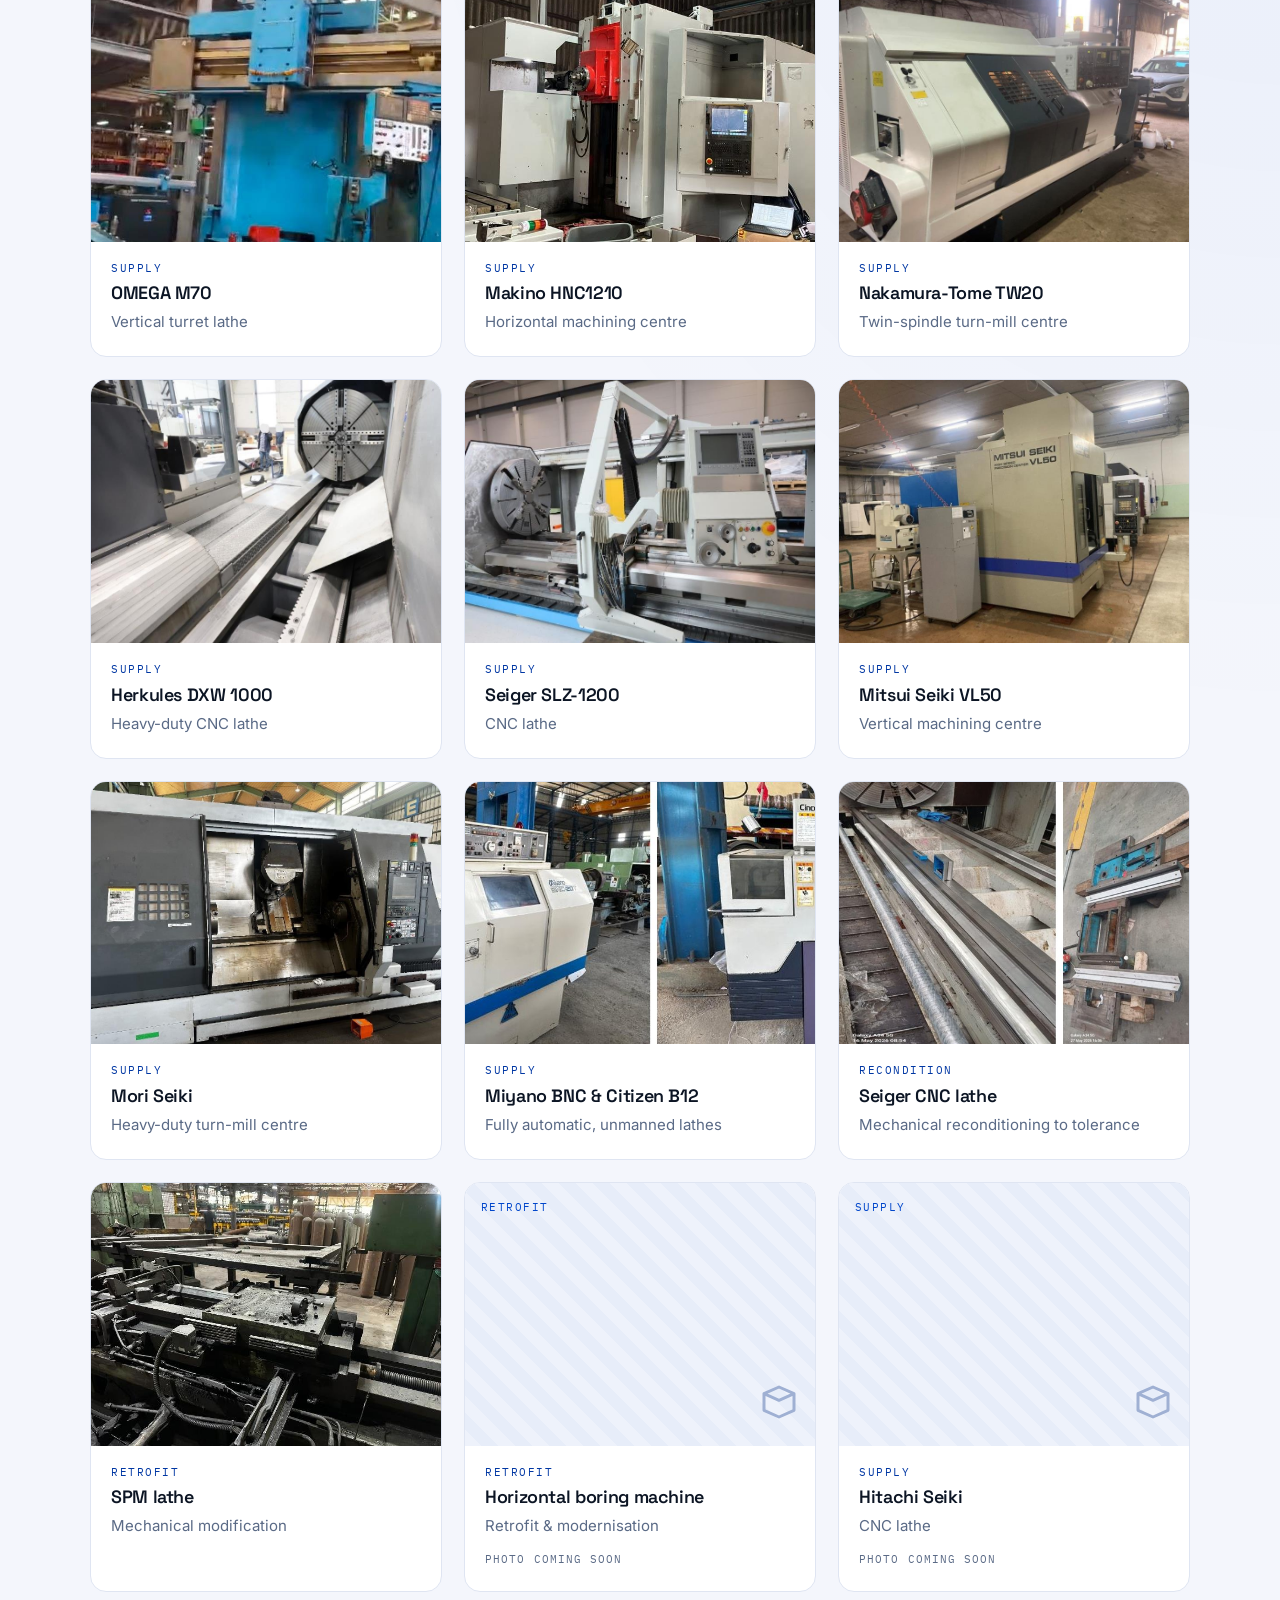
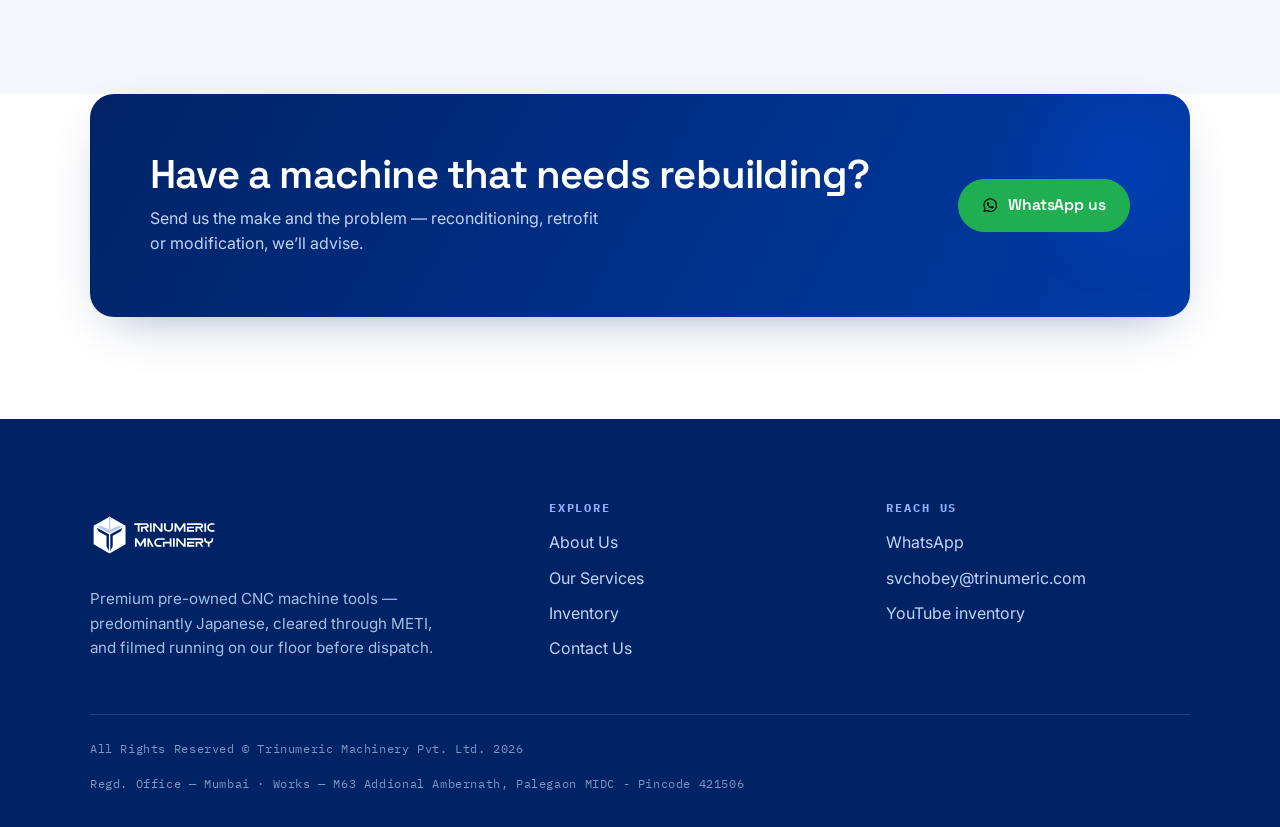
<file: services.html>
<!DOCTYPE html><html lang="en"><head><meta charset="utf-8"><meta name="viewport" content="width=device-width,initial-scale=1"><title>Our Services — Trinumeric Machinery</title><meta name="description" content="Supply, reconditioning and retrofitting of pre-owned CNC machines, with import, METI clearance and commissioning handled."><link rel="preconnect" href="https://fonts.googleapis.com"><link rel="preconnect" href="https://fonts.gstatic.com" crossorigin><link href="https://fonts.googleapis.com/css2?family=Space+Grotesk:wght@400;500;600;700&family=Inter:wght@400;500;600&family=IBM+Plex+Mono:wght@400;500&display=swap" rel="stylesheet"><link rel="icon" type="image/png" href="images/favicon-96x96.png" sizes="96x96"><link rel="icon" type="image/svg+xml" href="images/favicon.svg"><link rel="shortcut icon" href="images/favicon.ico"><link rel="apple-touch-icon" sizes="180x180" href="images/apple-touch-icon.png"><meta name="apple-mobile-web-app-title" content="Trinumeric"><link rel="manifest" href="site.webmanifest"><meta name="theme-color" content="#002366"><style>
:root{
  --navy:#002366; --blue:#0046CB; --blue-2:#2a6bff;
  --orange:#0046CB; --orange-ink:#0037a3;
  --ink:#0c1524; --steel:#5a6a86; --line:#dfe5f2;
  --paper:#f4f6fc; --paper-2:#eef2fb; --white:#ffffff;
  --shadow:0 18px 50px -24px rgba(0,35,102,.45);
  --shadow-sm:0 8px 24px -14px rgba(0,35,102,.4);
  --r:14px; --maxw:1180px;
  --mono:"IBM Plex Mono",ui-monospace,SFMono-Regular,Menlo,monospace;
  --disp:"Space Grotesk",system-ui,sans-serif;
  --body:"Inter",system-ui,-apple-system,Segoe UI,Roboto,sans-serif;
}
*{box-sizing:border-box}
html{scroll-behavior:smooth}
body{
  margin:0;font-family:var(--body);color:var(--ink);background:var(--white);
  line-height:1.6;-webkit-font-smoothing:antialiased;overflow-x:hidden;
}
a{color:var(--blue);text-decoration:none}
img{max-width:100%;display:block}
h1,h2,h3{font-family:var(--disp);font-weight:600;letter-spacing:-.02em;line-height:1.05;margin:0}
p{margin:0 0 1em}
.wrap{max-width:var(--maxw);margin:0 auto;padding:0 clamp(18px,4vw,40px)}
.section{padding:clamp(56px,8vw,104px) 0}
.section--paper{background:
   radial-gradient(120% 90% at 100% 0,rgba(0,70,203,.05),transparent 60%),var(--paper)}

/* ---- readout eyebrow ---- */
.eyebrow{
  font-family:var(--mono);font-size:.72rem;letter-spacing:.22em;text-transform:uppercase;
  color:var(--blue);display:inline-flex;align-items:center;gap:.6em;margin:0 0 1.1em
}
.eyebrow::before{
  content:"";width:16px;height:16px;flex:none;
  background:
    linear-gradient(var(--orange),var(--orange)) center/100% 2px no-repeat,
    linear-gradient(var(--orange),var(--orange)) center/2px 100% no-repeat;
  transform:rotate(0deg)
}
.eyebrow.gap{color:var(--steel)}

/* ---- buttons ---- */
.btn{
  --bg:var(--navy);--fg:#fff;
  font-family:var(--disp);font-weight:600;font-size:.98rem;letter-spacing:-.01em;
  display:inline-flex;align-items:center;gap:.6em;padding:.85em 1.5em;border-radius:999px;
  background:var(--bg);color:var(--fg);border:1.5px solid var(--bg);cursor:pointer;
  transition:transform .18s ease,background .18s ease,border-color .18s,color .18s,box-shadow .18s;
}
.btn svg{width:1.05em;height:1.05em}
.btn:hover{transform:translateY(-2px);background:var(--blue);border-color:var(--blue);box-shadow:var(--shadow-sm)}
.btn--orange{--bg:var(--orange)}
.btn--orange:hover{background:var(--orange-ink);border-color:var(--orange-ink)}
.btn--ghost{background:transparent;color:var(--navy);border-color:var(--line)}
.btn--ghost:hover{background:transparent;color:var(--blue);border-color:var(--blue);box-shadow:none}
.btn--wa{--bg:#1faf52}
.btn--wa:hover{background:#178e42;border-color:#178e42}

/* ---- top nav ---- */
.nav{position:sticky;top:0;z-index:60;background:rgba(255,255,255,.82);
  backdrop-filter:saturate(1.4) blur(12px);border-bottom:1px solid transparent;transition:border-color .2s,box-shadow .2s}
.nav.scrolled{border-color:var(--line);box-shadow:0 6px 24px -20px rgba(0,35,102,.6)}
.nav-inner{display:flex;align-items:center;justify-content:space-between;height:104px}
.brand{display:flex;align-items:center;gap:.6em;color:var(--navy)}
.brand img{height:72px;width:auto}
.brand-fallback{font-family:var(--disp);font-weight:700;font-size:1.6rem;letter-spacing:-.03em;color:var(--navy);display:flex;align-items:center;gap:.55em}
.brand-fallback b{color:var(--blue)}
.brand-fallback .tick{width:15px;height:15px;border:2.5px solid var(--orange);border-radius:3px;display:inline-block;transform:rotate(45deg)}
.nav-links{display:flex;align-items:center;gap:clamp(14px,2vw,30px);list-style:none;margin:0;padding:0}
.nav-links a{font-family:var(--disp);font-weight:500;font-size:.96rem;color:var(--ink);padding:.3em 0;position:relative}
.nav-links a::after{content:"";position:absolute;left:0;right:100%;bottom:-2px;height:2px;background:var(--blue);transition:right .22s ease}
.nav-links a:hover::after,.nav-links a.active::after{right:0}
.nav-links a.active{color:var(--blue)}
.nav-links a.inv{color:var(--orange-ink);font-weight:600}
.nav-links a.inv::after{background:var(--orange)}
.nav-links a.inv.active{color:var(--orange-ink)}
.nav-cta{margin-left:8px}
.nav-toggle{display:none;background:none;border:0;cursor:pointer;padding:8px;color:var(--navy)}
.nav-toggle svg{width:26px;height:26px}

/* mobile menu */
.mmenu{position:fixed;inset:0;z-index:70;background:linear-gradient(160deg,#00184d,#002366 60%,#001a52);
  color:#fff;display:flex;flex-direction:column;padding:26px clamp(20px,6vw,42px);
  transform:translateY(-100%);transition:transform .38s cubic-bezier(.5,0,.2,1);visibility:hidden}
.mmenu.open{transform:none;visibility:visible}
.mmenu-top{display:flex;justify-content:space-between;align-items:center}
.mmenu-close{background:none;border:0;color:#fff;cursor:pointer;padding:8px}
.mmenu-close svg{width:28px;height:28px}
.mmenu nav{display:flex;flex-direction:column;gap:6px;margin-top:8vh}
.mmenu nav a{font-family:var(--disp);font-weight:600;font-size:clamp(1.8rem,7vw,2.6rem);color:#fff;
  padding:.25em 0;border-bottom:1px solid rgba(255,255,255,.12);letter-spacing:-.02em}
.mmenu nav a.inv{color:#7fa6ff}
.mmenu-foot{margin-top:auto;font-family:var(--mono);font-size:.8rem;color:#9db0d8;letter-spacing:.04em}
.mmenu-foot a{color:#cfe0ff}

/* ---- hero ---- */
.hero{position:relative;background:
   radial-gradient(90% 120% at 88% -10%,rgba(0,70,203,.10),transparent 55%),
   linear-gradient(180deg,#fff, #fff 60%, var(--paper));overflow:hidden}
.hero-grid{display:grid;grid-template-columns:1.05fr .95fr;gap:clamp(28px,5vw,64px);
  align-items:center;padding:clamp(46px,7vw,86px) 0 clamp(52px,8vw,92px)}
.hero h1{font-size:clamp(2.5rem,6.2vw,4.4rem);letter-spacing:-.035em}
.hero h1 .hl{color:var(--blue);position:relative;white-space:nowrap}
.hero .lead{font-size:clamp(1.06rem,1.7vw,1.28rem);color:var(--steel);max-width:38ch;margin:1.2em 0 1.8em}
.hero-cta{display:flex;flex-wrap:wrap;gap:12px}
.hero-tags{margin-top:2.2em;display:flex;flex-wrap:wrap;gap:10px;font-family:var(--mono);
  font-size:.72rem;letter-spacing:.14em;text-transform:uppercase;color:var(--steel)}
.hero-tags span{border:1px solid var(--line);border-radius:999px;padding:.5em 1em;background:#fff}
.hero-tags b{color:var(--navy);font-weight:600}

/* engineered figure (signature) */
.figure{position:relative;aspect-ratio:1/1;max-width:520px;margin-inline:auto;width:100%}
.figure svg{width:100%;height:100%;overflow:visible}
.spin{transform-origin:255px 255px;animation:spin 26s linear infinite}
@keyframes spin{to{transform:rotate(360deg)}}
.draw{stroke-dasharray:1;stroke-dashoffset:1;animation:draw 1.3s ease forwards}
.draw.d2{animation-delay:.18s}.draw.d3{animation-delay:.34s}.draw.d4{animation-delay:.5s}
@keyframes draw{to{stroke-dashoffset:0}}
.callout{font-family:var(--mono);font-size:11px;fill:var(--steel);letter-spacing:.06em}
.callout--o{fill:var(--orange-ink)}
.fade-up{opacity:0;transform:translateY(14px);animation:fadeUp .7s ease forwards}
@keyframes fadeUp{to{opacity:1;transform:none}}

/* ---- spec strip ---- */
.specstrip{display:grid;grid-template-columns:repeat(4,1fr);border-top:1px solid var(--line);
  border-bottom:1px solid var(--line);background:#fff}
.spec{padding:26px clamp(14px,2vw,30px);border-left:1px solid var(--line)}
.spec:first-child{border-left:0}
.spec .k{font-family:var(--mono);font-size:.7rem;letter-spacing:.16em;text-transform:uppercase;color:var(--orange-ink)}
.spec .v{font-family:var(--disp);font-weight:600;font-size:clamp(1.15rem,2vw,1.5rem);color:var(--navy);margin-top:.35em;line-height:1.1}
.spec .n{color:var(--steel);font-size:.9rem;margin-top:.3em}

/* ---- section head ---- */
.shead{max-width:60ch;margin-bottom:clamp(30px,4vw,52px)}
.shead h2{font-size:clamp(1.8rem,3.6vw,2.7rem)}
.shead p{color:var(--steel);font-size:1.08rem;margin-top:.7em}
.shead--wide{max-width:72ch}

/* ---- cards (what we do) ---- */
.cards{display:grid;grid-template-columns:repeat(3,1fr);gap:20px}
.card{background:#fff;border:1px solid var(--line);border-radius:var(--r);padding:28px;position:relative;
  transition:transform .2s ease,box-shadow .2s ease,border-color .2s}
.card:hover{transform:translateY(-4px);box-shadow:var(--shadow);border-color:#cdd8ef}
.card .idx{font-family:var(--mono);font-size:.72rem;letter-spacing:.14em;color:var(--blue)}
.card h3{font-size:1.28rem;margin:.7em 0 .4em}
.card p{color:var(--steel);margin:0}
.card .ic{width:44px;height:44px;border-radius:11px;display:grid;place-items:center;
  background:linear-gradient(140deg,#eaf0ff,#dbe6ff);color:var(--blue);margin-bottom:14px}
.card .ic svg{width:23px;height:23px}

/* ---- why (split) ---- */
.split{display:grid;grid-template-columns:.9fr 1.1fr;gap:clamp(30px,5vw,68px);align-items:center}
.why{list-style:none;margin:0;padding:0;display:grid;gap:2px}
.why li{display:flex;gap:16px;padding:20px 0;border-bottom:1px solid var(--line)}
.why li:first-child{border-top:1px solid var(--line)}
.why .no{font-family:var(--mono);font-size:.8rem;color:var(--orange-ink);padding-top:3px;min-width:34px}
.why h3{font-size:1.16rem;margin-bottom:.25em}
.why p{color:var(--steel);margin:0;font-size:.98rem}
.panel{background:linear-gradient(155deg,#00184d,#002366 55%,#0037a3);color:#fff;border-radius:20px;
  padding:clamp(26px,4vw,40px);box-shadow:var(--shadow);position:relative;overflow:hidden}
.panel::after{content:"";position:absolute;inset:0;background:
  repeating-linear-gradient(0deg,transparent 0 34px,rgba(255,255,255,.045) 34px 35px),
  repeating-linear-gradient(90deg,transparent 0 34px,rgba(255,255,255,.045) 34px 35px);pointer-events:none}
.panel .eyebrow{color:#8fb0ff}
.panel h3{color:#fff;font-size:clamp(1.4rem,2.6vw,1.9rem);position:relative}
.panel p{color:#c3d3f5;position:relative}
.panel .live{display:inline-flex;align-items:center;gap:.5em;font-family:var(--mono);font-size:.74rem;
  letter-spacing:.14em;text-transform:uppercase;color:#9db8ff;margin-bottom:1em;position:relative}
.panel .dot{width:9px;height:9px;border-radius:50%;background:var(--orange);box-shadow:0 0 0 0 rgba(0,70,203,.6);animation:pulse 2s infinite}
@keyframes pulse{70%{box-shadow:0 0 0 10px rgba(0,70,203,0)}100%{box-shadow:0 0 0 0 rgba(0,70,203,0)}}

/* ---- clients ---- */
.clients{text-align:center}
.clients .named{font-family:var(--disp);font-weight:600;color:var(--navy);font-size:clamp(1.2rem,2.4vw,1.7rem);
  letter-spacing:-.01em;margin:0 auto 1.4em;max-width:24ch;line-height:1.25}
.clients .named u{text-decoration:none;color:var(--blue)}
.logos{display:flex;flex-wrap:wrap;gap:14px;justify-content:center;align-items:center}
.logos .lg{height:70px;min-width:130px;display:grid;place-items:center;padding:0 22px;background:#fff;
  border:1px solid var(--line);border-radius:12px;filter:grayscale(1);opacity:.85;transition:.2s}
.logos .lg:hover{filter:none;opacity:1;border-color:#cdd8ef}
.logos .lg img{max-height:40px;width:auto}
.logos .lg .txt{font-family:var(--disp);font-weight:600;color:var(--steel);font-size:.95rem}

/* ---- CTA band ---- */
.ctaband{background:linear-gradient(120deg,var(--navy),#003ba6);color:#fff;border-radius:24px;
  padding:clamp(34px,5vw,60px);display:grid;grid-template-columns:1.4fr auto;gap:28px;align-items:center;
  box-shadow:var(--shadow);position:relative;overflow:hidden}
.ctaband::before{content:"";position:absolute;right:-60px;top:-60px;width:260px;height:260px;border-radius:50%;
  background:radial-gradient(circle,rgba(0,70,203,.5),transparent 65%);filter:blur(10px)}
.ctaband h2{font-size:clamp(1.7rem,3.2vw,2.5rem);color:#fff;position:relative}
.ctaband p{color:#c3d3f5;margin:.6em 0 0;position:relative;max-width:46ch}
.ctaband .btns{display:flex;gap:12px;flex-wrap:wrap;position:relative}

/* ---- auto-scroll logo marquee ---- */
.marquee{position:relative;overflow:hidden;padding:6px 0;
  -webkit-mask-image:linear-gradient(90deg,transparent,#000 8%,#000 92%,transparent);
          mask-image:linear-gradient(90deg,transparent,#000 8%,#000 92%,transparent)}
.marquee-track{display:flex;width:max-content;gap:14px;animation:marq 34s linear infinite}
.marquee:hover .marquee-track{animation-play-state:paused}
@keyframes marq{from{transform:translateX(0)}to{transform:translateX(-50%)}}
.marquee-track.rev{animation:marqrev 38s linear infinite}
@keyframes marqrev{from{transform:translateX(-50%)}to{transform:translateX(0)}}
.marquee .lg .wordmark{font-family:var(--disp);font-weight:600;font-size:1.02rem;color:var(--navy);
  letter-spacing:-.01em;text-align:center;line-height:1.2;white-space:nowrap}
.marquee .lg{height:96px;min-width:190px;display:grid;place-items:center;padding:0 26px;background:#fff;
  border:1px solid var(--line);border-radius:12px;filter:grayscale(1);opacity:.78;transition:.25s;flex:none}
.marquee .lg:hover{filter:none;opacity:1;border-color:#cdd8ef;box-shadow:var(--shadow-sm)}
.marquee .lg img{max-height:46px;max-width:150px;width:auto;object-fit:contain}

/* ---- video carousel ---- */
.vcar{position:relative;margin-top:8px}
.vtrack{display:flex;gap:20px;overflow-x:auto;scroll-snap-type:x mandatory;padding:6px 2px 18px;
  scrollbar-width:thin;scroll-behavior:smooth}
.vtrack::-webkit-scrollbar{height:6px}
.vtrack::-webkit-scrollbar-thumb{background:#c9d5ef;border-radius:99px}
.vcard{flex:0 0 clamp(260px,30vw,340px);scroll-snap-align:start;background:#fff;border:1px solid var(--line);
  border-radius:16px;overflow:hidden;transition:transform .2s,box-shadow .2s,border-color .2s;display:block;color:inherit}
.vcard:hover{transform:translateY(-4px);box-shadow:var(--shadow);border-color:#cdd8ef}
.vthumb{position:relative;aspect-ratio:16/9;background:#0b1a3a;overflow:hidden}
.vcard.short .vthumb{aspect-ratio:9/13}
.vthumb img{width:100%;height:100%;object-fit:cover}
.vthumb .pl{position:absolute;inset:0;display:grid;place-items:center;background:rgba(0,20,60,.18);transition:.2s}
.vcard:hover .vthumb .pl{background:rgba(0,20,60,.32)}
.vthumb .pl span{width:56px;height:56px;border-radius:50%;background:var(--blue);display:grid;place-items:center;
  box-shadow:0 10px 30px -10px rgba(0,70,203,.8)}
.vthumb .pl svg{width:22px;height:22px;fill:#fff;margin-left:3px}
.vmeta{padding:16px 18px 20px}
.vmeta .cat{font-family:var(--mono);font-size:.66rem;letter-spacing:.14em;text-transform:uppercase;color:var(--blue)}
.vmeta h3{font-size:1.05rem;margin:.45em 0 0;line-height:1.2}
.vnav{display:flex;gap:10px;justify-content:flex-end;margin-top:4px}
.vnav button{width:42px;height:42px;border-radius:50%;border:1px solid var(--line);background:#fff;cursor:pointer;
  display:grid;place-items:center;color:var(--navy);transition:.2s}
.vnav button:hover{border-color:var(--blue);color:var(--blue);box-shadow:var(--shadow-sm)}
.vnav svg{width:19px;height:19px}

/* ---- about page media ---- */
.amedia{border-radius:16px;overflow:hidden;border:1px solid var(--line);background:var(--paper-2);position:relative}
.amedia img{width:100%;height:100%;object-fit:cover;display:block}
.amedia .ph-fb{aspect-ratio:4/3;display:flex;flex-direction:column;justify-content:space-between;padding:16px;
  background:repeating-linear-gradient(45deg,#eef2fb 0 12px,#e7edf9 12px 24px)}
.amedia .ph-fb .tag{font-family:var(--mono);font-size:.66rem;letter-spacing:.14em;text-transform:uppercase;color:var(--blue)}
.acap{color:var(--steel);font-size:.9rem;margin:.7em 0 0;text-align:center}
.agrid2x2{display:grid;grid-template-columns:repeat(2,1fr);gap:clamp(18px,2.5vw,26px)}
@media(max-width:640px){.agrid2x2{grid-template-columns:1fr}}
.agrid3{display:grid;grid-template-columns:repeat(3,1fr);gap:20px}
.agrid2{display:grid;grid-template-columns:repeat(2,1fr);gap:20px}
@media(max-width:900px){.agrid3,.agrid2{grid-template-columns:1fr 1fr}}
@media(max-width:640px){.agrid3,.agrid2{grid-template-columns:1fr}}

/* ---- generic prose page ---- */
.pagehead{background:
  radial-gradient(90% 130% at 92% -20%,rgba(0,70,203,.10),transparent 55%),var(--white);
  border-bottom:1px solid var(--line)}
.pagehead .wrap{padding-top:clamp(40px,6vw,74px);padding-bottom:clamp(36px,5vw,60px)}
.pagehead h1{font-size:clamp(2.2rem,5vw,3.5rem);letter-spacing:-.035em}
.pagehead p{color:var(--steel);font-size:1.12rem;max-width:56ch;margin-top:.8em}
.prose{max-width:64ch;font-size:1.08rem;color:#243146}
.prose h2{font-size:clamp(1.5rem,3vw,2rem);margin:1.6em 0 .5em;color:var(--navy)}
.prose h2:first-child{margin-top:0}
.prose .hl{color:var(--blue);font-weight:600}
.prose ul{padding-left:0;list-style:none;margin:1em 0}
.prose ul li{position:relative;padding:.35em 0 .35em 1.9em;border-bottom:1px dashed var(--line)}
.prose ul li::before{content:"";position:absolute;left:0;top:.95em;width:12px;height:12px;
  border:2px solid var(--orange);border-radius:3px;transform:rotate(45deg)}

/* ---- customer chips ---- */
.chips{display:flex;flex-wrap:wrap;gap:10px;margin:1.4em 0}
.chip{font-family:var(--disp);font-weight:500;font-size:.98rem;color:var(--navy);background:var(--paper-2);
  border:1px solid var(--line);border-radius:999px;padding:.5em 1.1em}

/* ---- services ---- */
.svc{display:grid;grid-template-columns:repeat(3,1fr);gap:20px}
.svc .card h3{font-size:1.22rem}
.projects{display:grid;grid-template-columns:repeat(3,1fr);gap:22px}
.project{border:1px solid var(--line);border-radius:16px;overflow:hidden;background:#fff;
  transition:transform .2s,box-shadow .2s,border-color .2s;display:flex;flex-direction:column}
.project:hover{transform:translateY(-4px);box-shadow:var(--shadow);border-color:#cdd8ef}
.project .ph{aspect-ratio:4/3;background:var(--paper-2);position:relative;overflow:hidden}
.project .ph img{width:100%;height:100%;object-fit:cover}
.project .ph .fb{position:absolute;inset:0;display:flex;flex-direction:column;justify-content:space-between;
  padding:16px;background:
   repeating-linear-gradient(45deg,#eef2fb 0 12px,#e7edf9 12px 24px)}
.project .ph .fb .tag{font-family:var(--mono);font-size:.66rem;letter-spacing:.14em;text-transform:uppercase;color:var(--blue)}
.project .ph .fb .mk{align-self:flex-end;color:#9fb0d3}
.project .ph .fb .mk svg{width:40px;height:40px}
.project .meta{padding:18px 20px 22px;display:flex;flex-direction:column;gap:.4em;flex:1}
.project .cat{font-family:var(--mono);font-size:.68rem;letter-spacing:.14em;text-transform:uppercase;color:var(--orange-ink)}
.project h3{font-size:1.12rem;line-height:1.15}
.project p{color:var(--steel);font-size:.94rem;margin:0}
.project .soon{margin-top:auto;font-family:var(--mono);font-size:.68rem;letter-spacing:.1em;color:var(--steel);
  text-transform:uppercase;padding-top:.6em}

/* ---- inventory ---- */
.invhero{display:grid;grid-template-columns:1.1fr .9fr;gap:clamp(30px,5vw,60px);align-items:center}
.invlist{list-style:none;margin:1.4em 0 2em;padding:0;display:grid;gap:2px}
.invlist li{display:flex;gap:14px;align-items:flex-start;padding:14px 0;border-bottom:1px solid var(--line);
  font-size:1.05rem;color:#243146}
.invlist li:first-child{border-top:1px solid var(--line)}
.invlist .x{font-family:var(--mono);color:var(--blue);font-size:.82rem;padding-top:3px}
.ytcard{background:linear-gradient(155deg,#00184d,#002366);border-radius:20px;padding:clamp(26px,4vw,40px);
  color:#fff;box-shadow:var(--shadow);position:relative;overflow:hidden}
.ytcard::after{content:"";position:absolute;inset:0;background:
  repeating-linear-gradient(90deg,transparent 0 30px,rgba(255,255,255,.05) 30px 31px);pointer-events:none}
.ytcard .live{display:inline-flex;align-items:center;gap:.5em;font-family:var(--mono);font-size:.74rem;
  letter-spacing:.14em;text-transform:uppercase;color:#9db8ff;margin-bottom:1em;position:relative}
.ytcard h3{color:#fff;font-size:clamp(1.3rem,2.6vw,1.8rem);position:relative}
.ytcard p{color:#c3d3f5;position:relative}
.ytplay{width:64px;height:64px;border-radius:50%;background:var(--orange);display:grid;place-items:center;
  margin-bottom:18px;position:relative;box-shadow:0 10px 30px -10px rgba(0,70,203,.7)}
.ytplay svg{width:26px;height:26px;fill:#fff;margin-left:3px}

/* ---- contact ---- */
.contact-grid{display:grid;grid-template-columns:repeat(2,1fr);gap:22px}
.office{background:#fff;border:1px solid var(--line);border-radius:16px;padding:28px;position:relative;overflow:hidden}
.office .tag{font-family:var(--mono);font-size:.7rem;letter-spacing:.16em;text-transform:uppercase;color:var(--orange-ink)}
.office h3{font-size:1.3rem;margin:.5em 0 .4em;color:var(--navy)}
.office address{font-style:normal;color:var(--steel);line-height:1.6}
.reach{display:grid;grid-template-columns:repeat(3,1fr);gap:18px;margin-top:26px}
.reach a{display:flex;gap:14px;align-items:center;background:#fff;border:1px solid var(--line);border-radius:14px;
  padding:18px 20px;color:var(--navy);transition:.2s}
.reach a:hover{border-color:var(--blue);transform:translateY(-3px);box-shadow:var(--shadow-sm)}
.reach .ic{width:42px;height:42px;border-radius:11px;display:grid;place-items:center;background:var(--paper-2);color:var(--blue);flex:none}
.reach .ic svg{width:21px;height:21px}
.reach .k{font-family:var(--mono);font-size:.66rem;letter-spacing:.14em;text-transform:uppercase;color:var(--steel)}
.reach .v{font-family:var(--disp);font-weight:600;font-size:.98rem;word-break:break-word}

/* ---- footer ---- */
.foot{background:var(--navy);color:#c3d3f5;padding:clamp(48px,7vw,80px) 0 34px;position:relative}
.foot-grid{display:grid;grid-template-columns:1.4fr 1fr 1fr;gap:34px;padding-bottom:38px;border-bottom:1px solid rgba(255,255,255,.12)}
.foot .brand-fallback{color:#fff}.foot .brand-fallback b{color:#7fa6ff}
.foot h4{font-family:var(--mono);font-size:.72rem;letter-spacing:.16em;text-transform:uppercase;color:#8fb0ff;margin:0 0 1.1em}
.foot p{color:#a9bde3;font-size:.95rem;max-width:36ch}
.foot ul{list-style:none;margin:0;padding:0;display:grid;gap:.6em}
.foot ul a{color:#c3d3f5}.foot ul a:hover{color:#fff}
.foot-bottom{display:flex;justify-content:space-between;align-items:center;gap:16px;flex-wrap:wrap;padding-top:24px;
  font-family:var(--mono);font-size:.76rem;letter-spacing:.05em;color:#7f95c4}

/* ---- floats ---- */
.wa-float{position:fixed;right:20px;bottom:20px;z-index:55;width:56px;height:56px;border-radius:50%;
  background:#25d366;display:grid;place-items:center;box-shadow:0 12px 30px -8px rgba(37,211,102,.7);
  transition:transform .2s}
.wa-float:hover{transform:scale(1.08)}
.wa-float svg{width:30px;height:30px;fill:#fff}
.totop{position:fixed;right:20px;bottom:86px;z-index:55;width:46px;height:46px;border-radius:12px;
  background:var(--white);border:1px solid var(--line);display:grid;place-items:center;cursor:pointer;
  box-shadow:var(--shadow-sm);opacity:0;pointer-events:none;transform:translateY(8px);transition:.25s}
.totop.show{opacity:1;pointer-events:auto;transform:none}
.totop svg{width:20px;height:20px;stroke:var(--navy)}

/* ---- responsive ---- */
@media(max-width:900px){
  .hero-grid,.split,.invhero{grid-template-columns:1fr}
  .figure{order:-1;max-width:400px}
  .cards,.svc,.projects{grid-template-columns:repeat(2,1fr)}
  .specstrip{grid-template-columns:repeat(2,1fr)}
  .spec:nth-child(3){border-left:0}
  .spec:nth-child(-n+2){border-bottom:1px solid var(--line)}
  .ctaband,.contact-grid,.reach{grid-template-columns:1fr}
  .foot-grid{grid-template-columns:1fr 1fr}
}
@media(max-width:640px){
  .nav-links{display:none}.nav-cta{display:none}.nav-toggle{display:inline-flex}
  .cards,.svc,.projects{grid-template-columns:1fr}
  .foot-grid{grid-template-columns:1fr}
  .specstrip{grid-template-columns:1fr}
  .spec{border-left:0;border-bottom:1px solid var(--line)}
}
:focus-visible{outline:3px solid var(--blue-2);outline-offset:2px;border-radius:4px}
@media(prefers-reduced-motion:reduce){
  *{animation:none!important;transition:none!important;scroll-behavior:auto}
  .draw{stroke-dashoffset:0}.fade-up,.hero-grid *{opacity:1;transform:none}
}

.project[data-video]{cursor:pointer}
.project[data-video]:hover .ph img{transform:scale(1.04)}
.project .ph img{transition:transform .35s ease}
.project[data-video] .ph::after{content:"";position:absolute;inset:0;background:rgba(0,20,60,.10);
  opacity:0;transition:opacity .2s;pointer-events:none}
.project[data-video]:hover .ph::after{opacity:1}
.project[data-video] .vbadge{position:absolute;left:12px;bottom:12px;z-index:2;display:inline-flex;
  align-items:center;gap:.45em;background:rgba(255,255,255,.94);border-radius:999px;padding:.4em .8em;
  font-family:var(--mono);font-size:.62rem;letter-spacing:.12em;text-transform:uppercase;color:var(--navy);
  box-shadow:0 6px 18px -8px rgba(0,35,102,.5)}
.project[data-video] .vbadge svg{width:12px;height:12px;fill:var(--blue)}
.project[data-video]:focus-visible{outline:3px solid var(--blue-2);outline-offset:3px}
</style></head><body><header class="nav" id="nav"><div class="wrap"><div class="nav-inner"><a class="brand" href="index.html" aria-label="Trinumeric Machinery — home"><img src="images/Blogo.svg" alt="Trinumeric Machinery" onerror="this.style.display='none';this.nextElementSibling.style.display='flex';"><span class="brand-fallback" style="display:none"><i class="tick"></i>TRI<b>NUMERIC</b></span></a><ul class="nav-links"><li><a href="about.html">About Us</a></li><li><a href="services.html" class="active">Our Services</a></li><li><a href="inventory.html" class="inv">Inventory</a></li><li><a href="contactus.html">Contact Us</a></li></ul><a class="btn btn--orange nav-cta" href="https://wa.link/kkmf4v" target="_blank" rel="noopener"><svg viewBox="0 0 24 24" aria-hidden="true"><path d="M19.05 4.91A9.82 9.82 0 0012.04 2C6.58 2 2.13 6.45 2.13 11.91c0 1.75.46 3.45 1.32 4.95L2 22l5.25-1.38a9.9 9.9 0 004.78 1.22h.01c5.46 0 9.9-4.45 9.9-9.91 0-2.65-1.03-5.14-2.9-7.02zM12.04 20.15c-1.48 0-2.93-.4-4.2-1.15l-.3-.18-3.12.82.83-3.04-.2-.31a8.2 8.2 0 01-1.26-4.38c0-4.54 3.7-8.24 8.25-8.24 2.2 0 4.27.86 5.82 2.42a8.18 8.18 0 012.41 5.83c0 4.54-3.7 8.4-8.06 8.4zm4.52-6.16c-.25-.12-1.47-.72-1.69-.81-.23-.08-.39-.12-.56.12-.16.25-.64.81-.79.98-.14.16-.29.18-.54.06-.25-.12-1.05-.39-1.99-1.23-.74-.66-1.23-1.47-1.38-1.72-.14-.25-.02-.38.11-.51.11-.11.25-.29.37-.43.13-.15.17-.25.25-.42.08-.16.04-.31-.02-.43-.06-.12-.56-1.34-.76-1.84-.2-.48-.4-.42-.56-.42l-.48-.01c-.16 0-.43.06-.66.31-.22.25-.86.85-.86 2.07 0 1.22.89 2.4 1.01 2.56.12.16 1.75 2.67 4.25 3.74.59.26 1.05.41 1.41.52.59.19 1.13.16 1.56.1.48-.07 1.47-.6 1.68-1.18.21-.58.21-1.07.14-1.18-.06-.11-.22-.17-.47-.29z"/></svg>WhatsApp us</a><button class="nav-toggle" aria-label="Open menu" type="button"><svg viewBox="0 0 24 24" aria-hidden="true"><path d="M3 6h18M3 12h18M3 18h18" fill="none" stroke="currentColor" stroke-width="2" stroke-linecap="round"/></svg></button></div></div></header><div class="mmenu" id="mmenu"><div class="mmenu-top"><a class="brand" href="index.html" aria-label="Trinumeric Machinery — home"><img src="images/logo_d.svg" alt="Trinumeric Machinery" onerror="this.style.display='none';this.nextElementSibling.style.display='flex';"><span class="brand-fallback" style="display:none"><i class="tick"></i>TRI<b>NUMERIC</b></span></a><button class="mmenu-close" aria-label="Close menu" type="button"><svg viewBox="0 0 24 24" aria-hidden="true"><path d="M6 6l12 12M18 6L6 18" fill="none" stroke="currentColor" stroke-width="2" stroke-linecap="round"/></svg></button></div><nav><a href="about.html">About Us</a><a href="services.html">Our Services</a><a href="inventory.html" class="inv">Inventory</a><a href="contactus.html">Contact Us</a></nav><div class="mmenu-foot">TRINUMERIC MACHINERY PVT. LTD.<br><a href="https://wa.link/kkmf4v" target="_blank" rel="noopener">WhatsApp</a> · <a href="mailto:svchobey@trinumeric.com">svchobey@trinumeric.com</a></div></div><section class="pagehead"><div class="wrap"><p class="eyebrow">Our services</p><h1>Supplied, reconditioned, retrofitted.</h1><p>One team from sourcing to commissioning &mdash; so a machine lands on your floor ready to hold tolerance.</p></div></section><section class="section"><div class="wrap"><div class="svc"><article class="card"><div class="ic"><svg viewBox="0 0 24 24" aria-hidden="true"><path d="M3 7l9-4 9 4-9 4-9-4zm0 0v10l9 4 9-4V7" fill="none" stroke="currentColor" stroke-width="1.8" stroke-linejoin="round"/></svg></div><div class="idx">Supply</div><h3>Pre-owned CNC machines</h3><p>Lathes, machining centres and turn-mills of predominantly Japanese origin, inspected and supplied with METI clearance.</p></article><article class="card"><div class="ic"><svg viewBox="0 0 24 24" aria-hidden="true"><path d="M14.7 6.3a4 4 0 00-5.4 5.4L4 17v3h3l5.3-5.3a4 4 0 005.4-5.4l-2.3 2.3-2-.5-.5-2 2.3-2.3z" fill="none" stroke="currentColor" stroke-width="1.7" stroke-linejoin="round"/></svg></div><div class="idx">Recondition</div><h3>Mechanical reconditioning</h3><p>Strip-down, rebuild and re-alignment to bring geometry, spindle and finish back to production tolerance.</p></article><article class="card"><div class="ic"><svg viewBox="0 0 24 24" aria-hidden="true"><circle cx="12" cy="12" r="3.2" fill="none" stroke="currentColor" stroke-width="1.7"/><path d="M12 2v3M12 19v3M2 12h3M19 12h3M5 5l2 2M17 17l2 2M19 5l-2 2M7 17l-2 2" stroke="currentColor" stroke-width="1.7" stroke-linecap="round"/></svg></div><div class="idx">Retrofit</div><h3>Retrofit &amp; modification</h3><p>Control and mechanical retrofits, plus purpose-built modifications for special-purpose work.</p></article><article class="card"><div class="ic"><svg viewBox="0 0 24 24" aria-hidden="true"><path d="M3 13l1.5-5h11L18 13M3 13h18v3a2 2 0 01-2 2H5a2 2 0 01-2-2v-3zm3-5V5h6v3" fill="none" stroke="currentColor" stroke-width="1.7" stroke-linejoin="round"/></svg></div><div class="idx">Import</div><h3>Import &amp; METI clearance</h3><p>Sourcing from Japan with import formalities and clearance handled end-to-end.</p></article><article class="card"><div class="ic"><svg viewBox="0 0 24 24" aria-hidden="true"><path d="M12 3v10m0 0l-3.5-3.5M12 13l3.5-3.5M5 17v2a2 2 0 002 2h10a2 2 0 002-2v-2" fill="none" stroke="currentColor" stroke-width="1.7" stroke-linecap="round" stroke-linejoin="round"/></svg></div><div class="idx">Commission</div><h3>Installation &amp; commissioning</h3><p>Machines set up and proven on your floor, so they run from day one.</p></article><article class="card"><div class="ic"><svg viewBox="0 0 24 24" aria-hidden="true"><path d="M8 5v14l11-7z"/></svg></div><div class="idx">Live stock</div><h3>Filmed before dispatch</h3><p>Each machine is filmed cutting on our floor and published, so you buy on evidence.</p></article></div></div></section><section class="section section--paper"><div class="wrap"><div class="shead shead--wide"><p class="eyebrow">Recent work</p><h2>A sample of machines supplied &amp; rebuilt.</h2><p>A cross-section of the lathes, machining centres and turn-mills that have passed through our floor.</p></div><div class="projects"><article class="project"><div class="ph"><img src="images/proj-omega-m70.jpg" alt="OMEGA M70" loading="lazy" onerror="this.style.display='none';this.nextElementSibling.style.display='flex';"><div class="fb" style="display:none"><span class="tag">SUPPLY</span><span class="mk"><svg viewBox="0 0 24 24" aria-hidden="true"><path d="M3 7l9-4 9 4-9 4-9-4zm0 0v10l9 4 9-4V7" fill="none" stroke="currentColor" stroke-width="1.8" stroke-linejoin="round"/></svg></span></div></div><div class="meta"><span class="cat">Supply</span><h3>OMEGA M70</h3><p>Vertical turret lathe</p></div></article><article class="project"><div class="ph"><img src="images/proj-makino-hnc1210.jpg" alt="Makino HNC1210" loading="lazy" onerror="this.style.display='none';this.nextElementSibling.style.display='flex';"><div class="fb" style="display:none"><span class="tag">SUPPLY</span><span class="mk"><svg viewBox="0 0 24 24" aria-hidden="true"><path d="M3 7l9-4 9 4-9 4-9-4zm0 0v10l9 4 9-4V7" fill="none" stroke="currentColor" stroke-width="1.8" stroke-linejoin="round"/></svg></span></div></div><div class="meta"><span class="cat">Supply</span><h3>Makino HNC1210</h3><p>Horizontal machining centre</p></div></article><article class="project"><div class="ph"><img src="images/proj-nakamura-tw20.jpg" alt="Nakamura-Tome TW20" loading="lazy" onerror="this.style.display='none';this.nextElementSibling.style.display='flex';"><div class="fb" style="display:none"><span class="tag">SUPPLY</span><span class="mk"><svg viewBox="0 0 24 24" aria-hidden="true"><path d="M3 7l9-4 9 4-9 4-9-4zm0 0v10l9 4 9-4V7" fill="none" stroke="currentColor" stroke-width="1.8" stroke-linejoin="round"/></svg></span></div></div><div class="meta"><span class="cat">Supply</span><h3>Nakamura-Tome TW20</h3><p>Twin-spindle turn-mill centre</p></div></article><article class="project"><div class="ph"><img src="images/proj-herkules-dxw1000.jpg" alt="Herkules DXW 1000" loading="lazy" onerror="this.style.display='none';this.nextElementSibling.style.display='flex';"><div class="fb" style="display:none"><span class="tag">SUPPLY</span><span class="mk"><svg viewBox="0 0 24 24" aria-hidden="true"><path d="M3 7l9-4 9 4-9 4-9-4zm0 0v10l9 4 9-4V7" fill="none" stroke="currentColor" stroke-width="1.8" stroke-linejoin="round"/></svg></span></div></div><div class="meta"><span class="cat">Supply</span><h3>Herkules DXW 1000</h3><p>Heavy-duty CNC lathe</p></div></article><article class="project"><div class="ph"><img src="images/proj-seiger-slz1200.jpg" alt="Seiger SLZ-1200" loading="lazy" onerror="this.style.display='none';this.nextElementSibling.style.display='flex';"><div class="fb" style="display:none"><span class="tag">SUPPLY</span><span class="mk"><svg viewBox="0 0 24 24" aria-hidden="true"><path d="M3 7l9-4 9 4-9 4-9-4zm0 0v10l9 4 9-4V7" fill="none" stroke="currentColor" stroke-width="1.8" stroke-linejoin="round"/></svg></span></div></div><div class="meta"><span class="cat">Supply</span><h3>Seiger SLZ-1200</h3><p>CNC lathe</p></div></article><article class="project"><div class="ph"><img src="images/proj-mitsui-vl50.jpg" alt="Mitsui Seiki VL50" loading="lazy" onerror="this.style.display='none';this.nextElementSibling.style.display='flex';"><div class="fb" style="display:none"><span class="tag">SUPPLY</span><span class="mk"><svg viewBox="0 0 24 24" aria-hidden="true"><path d="M3 7l9-4 9 4-9 4-9-4zm0 0v10l9 4 9-4V7" fill="none" stroke="currentColor" stroke-width="1.8" stroke-linejoin="round"/></svg></span></div></div><div class="meta"><span class="cat">Supply</span><h3>Mitsui Seiki VL50</h3><p>Vertical machining centre</p></div></article><article class="project"><div class="ph"><img src="images/proj-moriseiki-turnmill.jpg" alt="Mori Seiki" loading="lazy" onerror="this.style.display='none';this.nextElementSibling.style.display='flex';"><div class="fb" style="display:none"><span class="tag">SUPPLY</span><span class="mk"><svg viewBox="0 0 24 24" aria-hidden="true"><path d="M3 7l9-4 9 4-9 4-9-4zm0 0v10l9 4 9-4V7" fill="none" stroke="currentColor" stroke-width="1.8" stroke-linejoin="round"/></svg></span></div></div><div class="meta"><span class="cat">Supply</span><h3>Mori Seiki</h3><p>Heavy-duty turn-mill centre</p></div></article><article class="project"><div class="ph"><img src="images/proj-unmanned-lathes.jpg" alt="Miyano BNC &amp; Citizen B12" loading="lazy" onerror="this.style.display='none';this.nextElementSibling.style.display='flex';"><div class="fb" style="display:none"><span class="tag">SUPPLY</span><span class="mk"><svg viewBox="0 0 24 24" aria-hidden="true"><path d="M3 7l9-4 9 4-9 4-9-4zm0 0v10l9 4 9-4V7" fill="none" stroke="currentColor" stroke-width="1.8" stroke-linejoin="round"/></svg></span></div></div><div class="meta"><span class="cat">Supply</span><h3>Miyano BNC &amp; Citizen B12</h3><p>Fully automatic, unmanned lathes</p></div></article><article class="project"><div class="ph"><img src="images/proj-seiger-reconditioning.jpg" alt="Seiger CNC lathe" loading="lazy" onerror="this.style.display='none';this.nextElementSibling.style.display='flex';"><div class="fb" style="display:none"><span class="tag">RECONDITION</span><span class="mk"><svg viewBox="0 0 24 24" aria-hidden="true"><path d="M3 7l9-4 9 4-9 4-9-4zm0 0v10l9 4 9-4V7" fill="none" stroke="currentColor" stroke-width="1.8" stroke-linejoin="round"/></svg></span></div></div><div class="meta"><span class="cat">Recondition</span><h3>Seiger CNC lathe</h3><p>Mechanical reconditioning to tolerance</p></div></article><article class="project"><div class="ph"><img src="images/proj-spm-lathe.jpg" alt="SPM lathe" loading="lazy" onerror="this.style.display='none';this.nextElementSibling.style.display='flex';"><div class="fb" style="display:none"><span class="tag">RETROFIT</span><span class="mk"><svg viewBox="0 0 24 24" aria-hidden="true"><path d="M3 7l9-4 9 4-9 4-9-4zm0 0v10l9 4 9-4V7" fill="none" stroke="currentColor" stroke-width="1.8" stroke-linejoin="round"/></svg></span></div></div><div class="meta"><span class="cat">Retrofit</span><h3>SPM lathe</h3><p>Mechanical modification</p></div></article><article class="project"><div class="ph"><div class="fb"><span class="tag">RETROFIT</span><span class="mk"><svg viewBox="0 0 24 24" aria-hidden="true"><path d="M3 7l9-4 9 4-9 4-9-4zm0 0v10l9 4 9-4V7" fill="none" stroke="currentColor" stroke-width="1.8" stroke-linejoin="round"/></svg></span></div></div><div class="meta"><span class="cat">Retrofit</span><h3>Horizontal boring machine</h3><p>Retrofit &amp; modernisation</p><div class="soon">Photo coming soon</div></div></article><article class="project"><div class="ph"><div class="fb"><span class="tag">SUPPLY</span><span class="mk"><svg viewBox="0 0 24 24" aria-hidden="true"><path d="M3 7l9-4 9 4-9 4-9-4zm0 0v10l9 4 9-4V7" fill="none" stroke="currentColor" stroke-width="1.8" stroke-linejoin="round"/></svg></span></div></div><div class="meta"><span class="cat">Supply</span><h3>Hitachi Seiki</h3><p>CNC lathe</p><div class="soon">Photo coming soon</div></div></article></div></div></section><section class="section" style="padding-top:0"><div class="wrap"><div class="ctaband"><div><h2>Have a machine that needs rebuilding?</h2><p>Send us the make and the problem &mdash; reconditioning, retrofit or modification, we&rsquo;ll advise.</p></div><div class="btns"><a class="btn btn--wa" href="https://wa.link/kkmf4v" target="_blank" rel="noopener"><svg viewBox="0 0 24 24" aria-hidden="true"><path d="M19.05 4.91A9.82 9.82 0 0012.04 2C6.58 2 2.13 6.45 2.13 11.91c0 1.75.46 3.45 1.32 4.95L2 22l5.25-1.38a9.9 9.9 0 004.78 1.22h.01c5.46 0 9.9-4.45 9.9-9.91 0-2.65-1.03-5.14-2.9-7.02zM12.04 20.15c-1.48 0-2.93-.4-4.2-1.15l-.3-.18-3.12.82.83-3.04-.2-.31a8.2 8.2 0 01-1.26-4.38c0-4.54 3.7-8.24 8.25-8.24 2.2 0 4.27.86 5.82 2.42a8.18 8.18 0 012.41 5.83c0 4.54-3.7 8.4-8.06 8.4zm4.52-6.16c-.25-.12-1.47-.72-1.69-.81-.23-.08-.39-.12-.56.12-.16.25-.64.81-.79.98-.14.16-.29.18-.54.06-.25-.12-1.05-.39-1.99-1.23-.74-.66-1.23-1.47-1.38-1.72-.14-.25-.02-.38.11-.51.11-.11.25-.29.37-.43.13-.15.17-.25.25-.42.08-.16.04-.31-.02-.43-.06-.12-.56-1.34-.76-1.84-.2-.48-.4-.42-.56-.42l-.48-.01c-.16 0-.43.06-.66.31-.22.25-.86.85-.86 2.07 0 1.22.89 2.4 1.01 2.56.12.16 1.75 2.67 4.25 3.74.59.26 1.05.41 1.41.52.59.19 1.13.16 1.56.1.48-.07 1.47-.6 1.68-1.18.21-.58.21-1.07.14-1.18-.06-.11-.22-.17-.47-.29z"/></svg>WhatsApp us</a></div></div></div></section><footer class="foot"><div class="wrap"><div class="foot-grid"><div><a class="brand" style="margin-bottom:16px" href="index.html" aria-label="Trinumeric Machinery — home"><img src="images/logo_d.svg" alt="Trinumeric Machinery" onerror="this.style.display='none';this.nextElementSibling.style.display='flex';"><span class="brand-fallback" style="display:none"><i class="tick"></i>TRI<b>NUMERIC</b></span></a><p>Premium pre-owned CNC machine tools — predominantly Japanese, cleared through METI, and filmed running on our floor before dispatch.</p></div><div><h4>Explore</h4><ul><li><a href="about.html">About Us</a></li><li><a href="services.html">Our Services</a></li><li><a href="inventory.html">Inventory</a></li><li><a href="contactus.html">Contact Us</a></li></ul></div><div><h4>Reach us</h4><ul><li><a href="https://wa.link/kkmf4v" target="_blank" rel="noopener">WhatsApp</a></li><li><a href="mailto:svchobey@trinumeric.com">svchobey@trinumeric.com</a></li><li><a href="https://www.youtube.com/@TrinumericMachinery" target="_blank" rel="noopener">YouTube inventory</a></li></ul></div></div><div class="foot-bottom"><span>All Rights Reserved &copy; Trinumeric Machinery Pvt. Ltd. 2026</span><span>Regd. Office — Mumbai &middot; Works — M63 Addional Ambernath, Palegaon MIDC - Pincode 421506</span></div></div></footer><a class="wa-float" href="https://wa.link/kkmf4v" target="_blank" rel="noopener" aria-label="Chat on WhatsApp"><svg viewBox="0 0 24 24" aria-hidden="true"><path d="M19.05 4.91A9.82 9.82 0 0012.04 2C6.58 2 2.13 6.45 2.13 11.91c0 1.75.46 3.45 1.32 4.95L2 22l5.25-1.38a9.9 9.9 0 004.78 1.22h.01c5.46 0 9.9-4.45 9.9-9.91 0-2.65-1.03-5.14-2.9-7.02zM12.04 20.15c-1.48 0-2.93-.4-4.2-1.15l-.3-.18-3.12.82.83-3.04-.2-.31a8.2 8.2 0 01-1.26-4.38c0-4.54 3.7-8.24 8.25-8.24 2.2 0 4.27.86 5.82 2.42a8.18 8.18 0 012.41 5.83c0 4.54-3.7 8.4-8.06 8.4zm4.52-6.16c-.25-.12-1.47-.72-1.69-.81-.23-.08-.39-.12-.56.12-.16.25-.64.81-.79.98-.14.16-.29.18-.54.06-.25-.12-1.05-.39-1.99-1.23-.74-.66-1.23-1.47-1.38-1.72-.14-.25-.02-.38.11-.51.11-.11.25-.29.37-.43.13-.15.17-.25.25-.42.08-.16.04-.31-.02-.43-.06-.12-.56-1.34-.76-1.84-.2-.48-.4-.42-.56-.42l-.48-.01c-.16 0-.43.06-.66.31-.22.25-.86.85-.86 2.07 0 1.22.89 2.4 1.01 2.56.12.16 1.75 2.67 4.25 3.74.59.26 1.05.41 1.41.52.59.19 1.13.16 1.56.1.48-.07 1.47-.6 1.68-1.18.21-.58.21-1.07.14-1.18-.06-.11-.22-.17-.47-.29z"/></svg></a><button class="totop" id="totop" aria-label="Back to top" type="button"><svg viewBox="0 0 24 24" aria-hidden="true"><path d="M12 19V5M6 11l6-6 6 6" fill="none" stroke="currentColor" stroke-width="2" stroke-linecap="round" stroke-linejoin="round"/></svg></button><script>(function(){var n=document.getElementById("nav"),t=document.getElementById("totop");function sc(){var y=window.scrollY||document.documentElement.scrollTop||0;if(n)n.classList.toggle("scrolled",y>8);if(t)t.classList.toggle("show",y>500);}window.addEventListener("scroll",sc,{passive:true});sc();var mm=document.getElementById("mmenu"),tg=document.querySelector(".nav-toggle"),cl=document.querySelector(".mmenu-close");function open(){if(mm){mm.classList.add("open");document.body.style.overflow="hidden";}}function close(){if(mm){mm.classList.remove("open");document.body.style.overflow="";}}if(tg)tg.addEventListener("click",open);if(cl)cl.addEventListener("click",close);document.addEventListener("keydown",function(e){if(e.key==="Escape")close();});document.querySelectorAll(".mmenu nav a").forEach(function(a){a.addEventListener("click",close);});if(t)t.addEventListener("click",function(){window.scrollTo({top:0,behavior:"smooth"});});})();</script><script>
/* ============================================================
   MACHINE  ->  YOUTUBE VIDEO
   Paste the YouTube link next to the matching machine below.
   Leave a value as "" and that card simply stays non-clickable.
   Nothing else needs changing.
   ============================================================ */
var MACHINE_VIDEOS = {
  "proj-omega-m70":            "",   /* OMEGA M70 - vertical turret lathe        */
  "proj-makino-hnc1210":       "",   /* Makino HNC1210 - horizontal MC           */
  "proj-nakamura-tw20":        "",   /* Nakamura-Tome TW20 - turn-mill           */
  "proj-herkules-dxw1000":     "",   /* Herkules DXW 1000 - heavy-duty lathe     */
  "proj-seiger-slz1200":       "",   /* Seiger SLZ-1200 - CNC lathe              */
  "proj-mitsui-vl50":          "",   /* Mitsui Seiki VL50 - vertical MC          */
  "proj-moriseiki-turnmill":   "",   /* Mori Seiki - turn-mill centre            */
  "proj-unmanned-lathes":      "",   /* Miyano BNC & Citizen B12                 */
  "proj-seiger-reconditioning":"",   /* Seiger - reconditioning                  */
  "proj-spm-lathe":            "",   /* SPM lathe - modification                 */
  "proj-boring-retrofit":      "",   /* Horizontal boring machine - retrofit     */
  "proj-hitachi-seiki":        ""    /* Hitachi Seiki - CNC lathe                */
};
(function(){
  var PLAY = '<svg viewBox="0 0 24 24" aria-hidden="true"><path d="M8 5v14l11-7z"/></svg>';
  document.querySelectorAll(".project").forEach(function(card){
    var img = card.querySelector(".ph img");
    var key = null;
    if (img) { var m = img.getAttribute("src").match(/(proj-[a-z0-9-]+)\.jpg/); if (m) key = m[1]; }
    if (!key) { var t = card.getAttribute("data-key"); if (t) key = t; }
    var url = key && MACHINE_VIDEOS[key] ? MACHINE_VIDEOS[key].trim() : "";
    if (!url) return;                       /* no video -> leave the card exactly as-is */
    card.setAttribute("data-video", url);
    card.setAttribute("role", "link");
    card.setAttribute("tabindex", "0");
    var name = card.querySelector("h3");
    card.setAttribute("aria-label", "Watch " + (name ? name.textContent : "this machine") + " on YouTube");
    var ph = card.querySelector(".ph");
    if (ph) { var b = document.createElement("span"); b.className = "vbadge";
              b.innerHTML = PLAY + "Watch video"; ph.appendChild(b); }
    function go(){ window.open(url, "_blank", "noopener"); }
    card.addEventListener("click", go);
    card.addEventListener("keydown", function(e){
      if (e.key === "Enter" || e.key === " ") { e.preventDefault(); go(); }
    });
  });
})();
</script></body></html>
</file>
